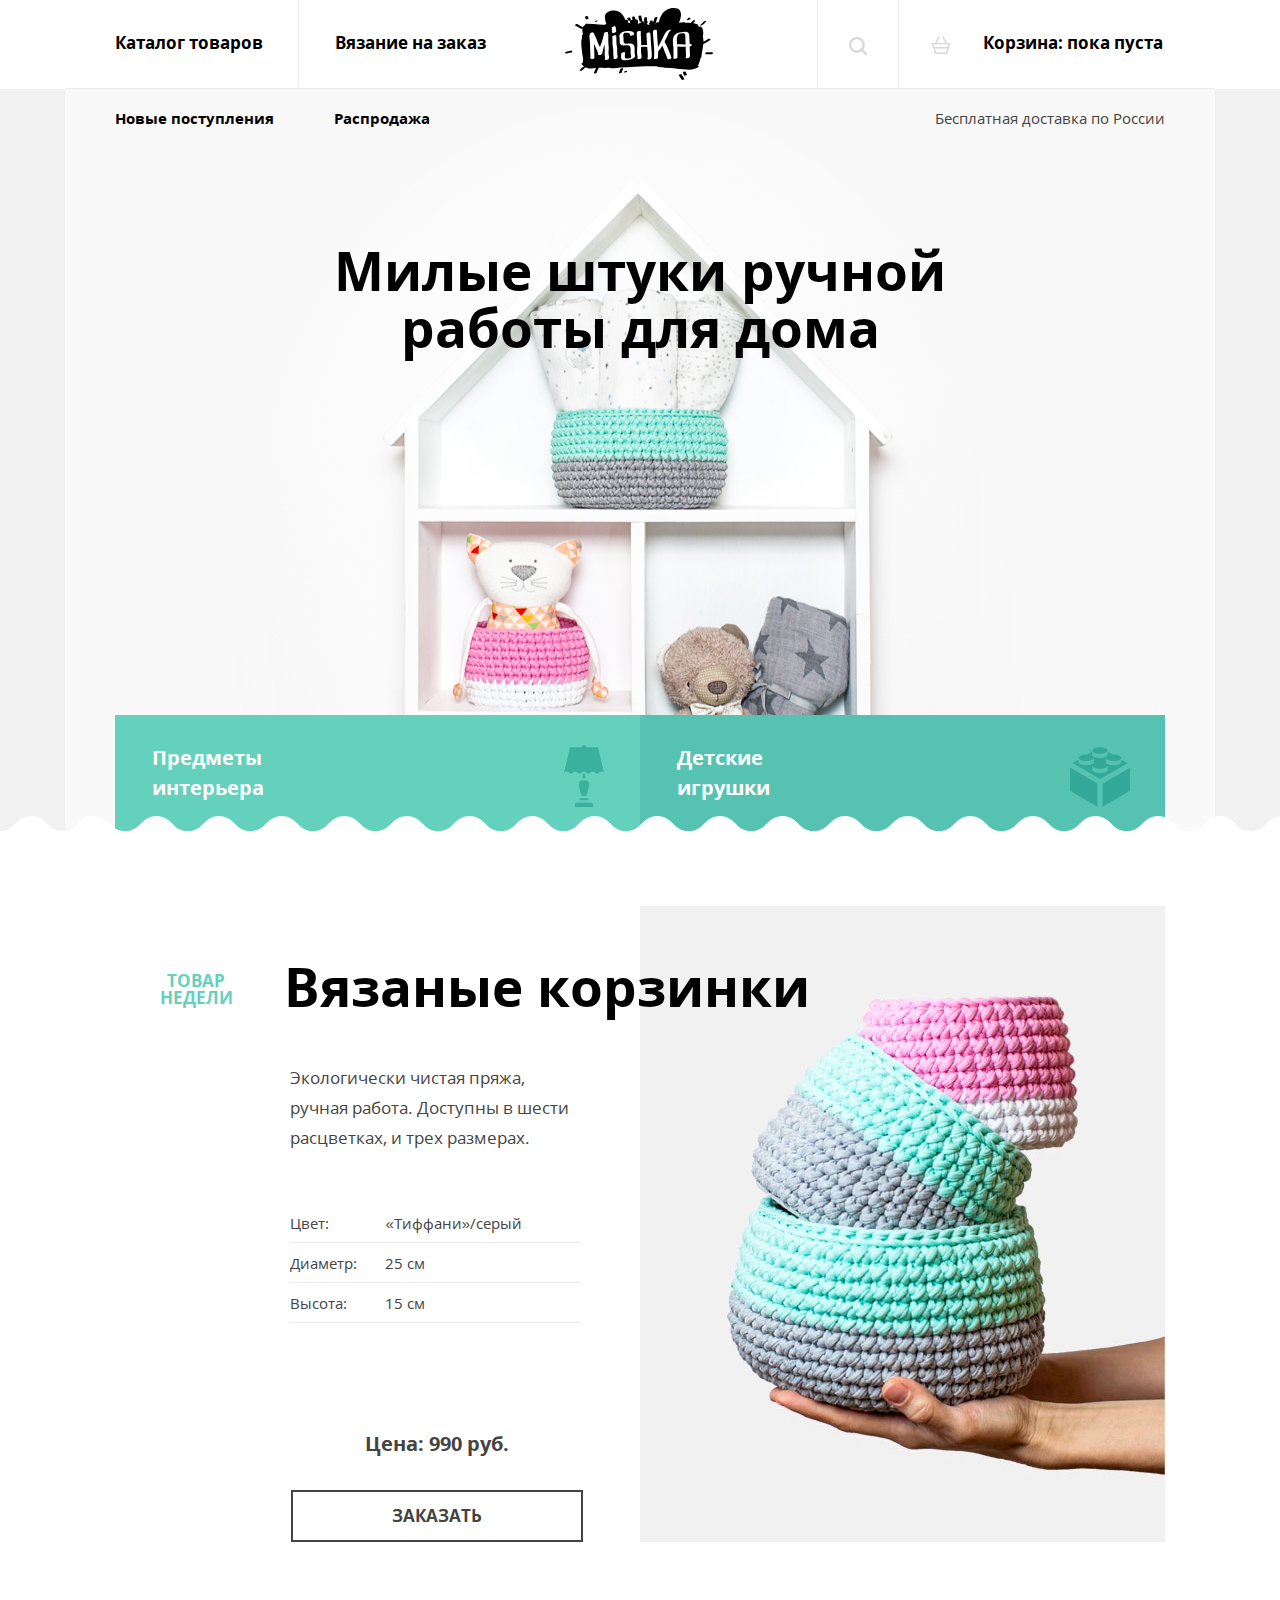
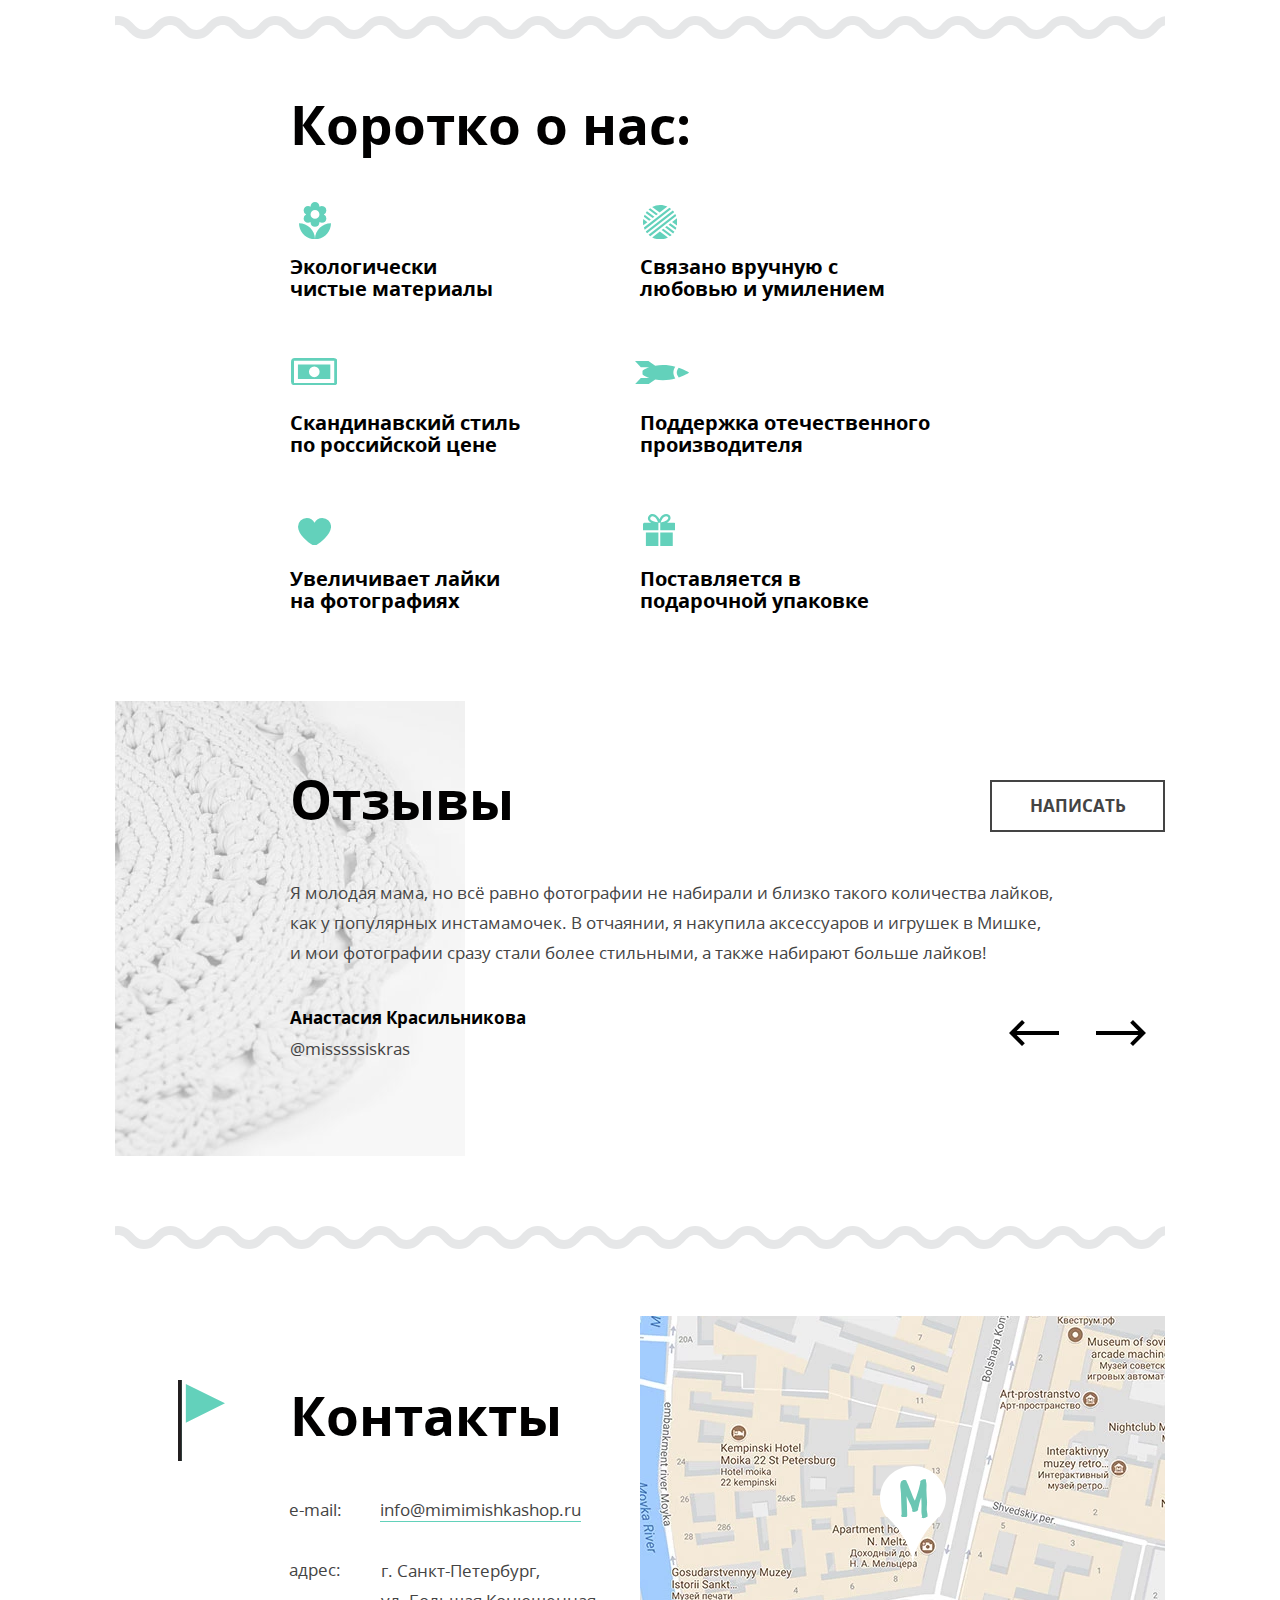
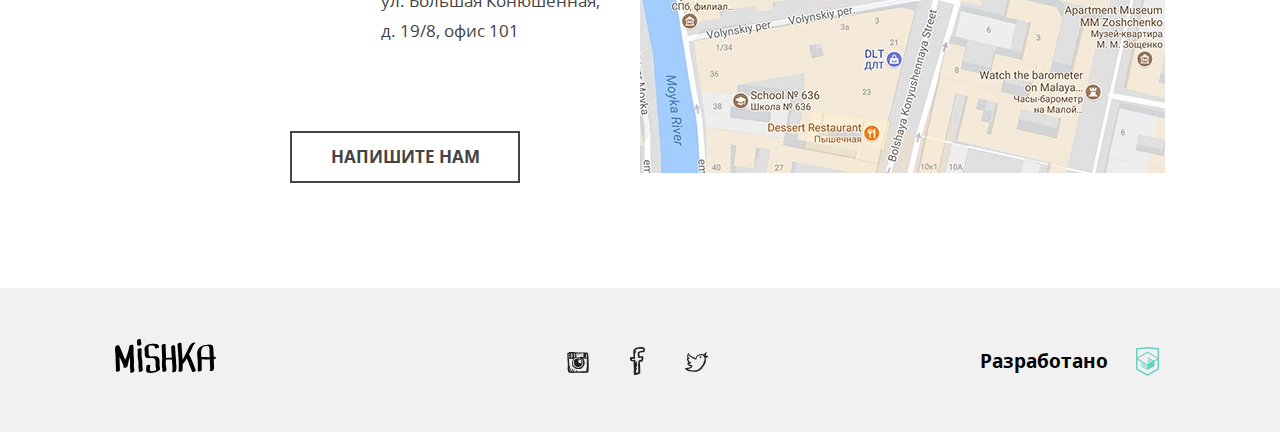
<file: mishka/index.html>
<!DOCTYPE html>
<html lang="ru">
  <head>
    <meta charset="utf-8">
    <meta name="viewport" content="width=device-width,initial-scale=1">
    <title>Mishka: главная</title>
    <link rel="preload" href="fonts/opensans.woff2" as="font">
    <link rel="preload" href="fonts/opensans.woff" as="font">
    <link rel="preload" href="fonts/opensansbold.woff2" as="font">
    <link rel="preload" href="fonts/opensansbold.woff" as="font">
    <link rel="stylesheet" href="css/style.min.css">
  </head>
  <body>
    <div style="display:none">
      <svg xmlns="http://www.w3.org/2000/svg" xmlns:xlink="http://www.w3.org/1999/xlink"><symbol id="s-htmlacademy" viewbox="0 0 60 60"><path d="M30.2 5h-.2l-19.7 2.1v36.2l19.7 11.7 19.7-11.7v-36.2l-19.5-2.1zm17 36.8l-17.2 10.2-17.2-10.2v-14.8l17.1 10.2v1.8l-11.7-7v1.8l11.8 7.1v1.9l-11.8-7v1.8l11.8 7 11.9-7.1v-7.6l5.3-3.2v15.1zm-.1-17l-4.7 2.8-2.2 1.3-10.3-6.1v1.8l8.8 5.3h-.1l-.2.1-1.3.7-7.3-4.3v1.8l5.8 3.4-1.4.9-4.3-2.6v1.8l2.9 1.7-2.9 1.7-17-10.1 17-10.2 17.2 10zm.1-1.8l-17.3-10.2-17.1 10.2v-13.6l17.2-1.8 17.2 1.8v13.6z"></path></symbol><symbol id="s-icon-cart" viewbox="264.205 370.961 20.294 18.849">
  <path d="M283.75,378.19h-3.151l-3.407-6.814c-0.185-0.37-0.634-0.52-1.006-0.335 c-0.371,0.186-0.521,0.636-0.335,1.006l3.071,6.143h-9.138l3.072-6.143c0.185-0.371,0.035-0.821-0.335-1.006 c-0.37-0.185-0.821-0.035-1.006,0.335l-3.407,6.814h-3.151c-0.414,0-0.75,0.336-0.75,0.75s0.336,0.75,0.75,0.75h0.157l0.855,2.991 c-0.187,0.137-0.316,0.347-0.316,0.595c0,0.396,0.309,0.71,0.697,0.739l1.656,5.795h12.697l1.656-5.795 c0.388-0.028,0.698-0.344,0.698-0.739c0-0.249-0.129-0.459-0.316-0.596l0.854-2.991h0.157c0.414,0,0.75-0.336,0.75-0.75 S284.164,378.19,283.75,378.19z M279.569,388.311h-10.433l-1.224-4.284h12.881L279.569,388.311z M281.222,382.526h-13.739 l-0.81-2.836h15.359L281.222,382.526z"></path>
</symbol><symbol id="s-icon-fb" viewbox="56.519 49.996 14.962 27.718">
  <g id="facebook">
    <g>
      <path d="M68.181,55.188c1.026,0.029,1.993,0,2.681-0.3c0.391-0.818,0.556-1.854,0.619-2.989 c-0.19-0.015-0.062-0.337-0.207-0.399c-0.029-0.202-0.278-0.195-0.309-0.398c-0.277-0.165-0.457-0.422-0.723-0.598 c-0.727-0.162-1.44-0.335-2.164-0.499c-0.849,0.044-1.895-0.103-2.58,0.1c-2.619-0.04-3.997,1.12-5.259,2.392 c-0.023,0.078-0.003,0.197-0.105,0.199c-0.574,1.587-0.125,3.621-0.204,5.581c0.099,0.436,0.107,0.958,0.204,1.395 c-0.998,0.296-2.212,0.387-3.402,0.499c-0.317,0.324-0.178,1.089-0.206,1.693c0.085,0.583,0.278,1.06,0.413,1.595 c0.211,0.193,0.596,0.396,0.825,0.498c0.065,0.029,0.071,0.082,0.103,0.1c0.506,0.268,1.451,0.008,2.268,0.1 c-0.136,1.978,0.256,3.915,0,5.68c0.007,0.327,0.295,0.382,0.208,0.798c-0.001,0.963-0.067,1.99,0.208,2.69 c-0.287,0.455-0.497,0.982-0.415,1.794c0.122,0.016,0.114,0.157,0.105,0.299c-0.075,0.47,0.643,0.175,0.515,0.698 c0.162,0.456-0.428,0.184-0.413,0.498v0.896c0.53,0.285,1.462,0.182,2.268,0.199c0.908-0.419,2.188-0.479,2.785-1.196 c0.459,0.235,0.916-0.014,1.238-0.199c-0.018-0.315,0.273-0.333,0.205-0.698c-0.004-0.328-0.173-0.496-0.103-0.896V71.83 c-0.206-2.293-0.048-4.938-0.309-7.176c0.888-0.105,1.917-0.075,2.578-0.398c0.357-0.451,0.377-1.23,0.516-1.895 c0.177-0.226,0.221-0.583,0.206-0.996c0.19-0.213,0.068-0.729,0.104-1.096c-0.141-0.595-0.168-1.3-0.825-1.39 c-0.884-0.235-2.043,0.595-2.991,0.299c0.049-1.134-0.293-2.342,0-3.388C66.761,55.609,67.461,55.39,68.181,55.188z M64.363,59.971c0.117,0.254,0.254,0.486,0.414,0.698c0.079,0.022,0.203,0.003,0.205,0.101c1.192,0.056,2.199-0.069,3.096-0.299 c0,0.998-0.271,1.733-0.518,2.492c-0.662,0.045-1.467,0.3-1.958,0.198c-0.276,0.165-0.372,0.506-0.62,0.698 c-0.049,0.441,0.142,0.495,0,0.797c-0.201,0.137-0.055,0.611-0.205,0.796v1.496c0.085,0.281-0.146,0.258-0.104,0.497v3.488 c-0.085,0.281,0.146,0.258,0.104,0.498v2.989c0.063,0.271-0.132,0.791,0.103,0.896c-0.07,0.364-0.412-0.021-0.824,0.1 c-0.528,0.122-0.926,0.369-1.548,0.4c0.117-0.353,0.32-0.622,0.311-1.097c0.049-0.381-0.365-0.312-0.516-0.49 c0.193-0.644,0.562-1.117,0.722-1.793c0.197-0.515,0.714-1.298,0.31-1.794c-0.522-0.105-0.521,0.293-0.826,0.398 c-0.022,0.077-0.002,0.196-0.103,0.199c-0.023,0.077-0.003,0.196-0.103,0.199c0.01,0.12-0.151,0.062,0,0 c0.022-0.078,0.002-0.197,0.103-0.199c0.023-0.077,0.002-0.197,0.103-0.199v-0.299c0.368-0.575,0.67-1.214,0.826-1.993 c0.191-0.28,0.283-0.656,0.412-0.997c0.156-0.262,0.34-0.869,0.104-1.195c-0.517,0.033-0.796,0.295-0.93,0.697 c-0.32-0.189,0.161-0.434,0.104-0.697c0.138-0.231,0.169-0.566,0.309-0.797c0.202-0.413,0.564-1.304,0-1.596 c-0.438-0.023-0.612,0.207-0.723,0.498c-0.214,0.191-0.43,0.383-0.516,0.698c-0.373-0.07-0.143-0.727-0.206-1.097 c-0.067-0.52,0.122-0.899,0-1.195c-0.56-0.799-2.026-0.105-3.197-0.299c-0.108-0.307-0.222-0.984-0.104-1.195 c1.045-0.088,2.479,0.201,3.197-0.199c0.024-0.078,0.003-0.197,0.104-0.199c0.094-0.723-0.271-1-0.515-1.396 c0.232-0.806,0.04-2.02,0.104-2.989c0.233-0.141,0.328-0.414,0.515-0.598c0.112-0.955,0.673-1.476,0.722-2.49 c-0.273,0.001-0.607-0.055-0.619,0.199c-0.302-0.114-0.382,0.479-0.515,0.199c-0.112-0.541,0.246-0.626,0.309-0.997 c0.599-0.418,1.212-0.82,1.856-1.195c1.741-0.244,4.648-0.449,6.086,0.198c0.051,0.616-0.287,0.854-0.207,1.496h-1.546 c-1.092,0.24-1.987,0.672-2.991,0.997c-0.24,0.066-0.276,0.331-0.516,0.398c-0.036,0.396-0.225,0.646-0.311,0.996 C64.182,57.424,64.394,58.582,64.363,59.971z"></path>
    </g>
  </g>
</symbol><symbol id="s-icon-insta" viewbox="53.115 53.19 21.769 21.334">
  <g id="instagram">
    <g>
      <path d="M74.881,65.336c-0.013-2.395-0.344-4.788-0.303-7.135c-0.023-0.788-0.086-1.535-0.152-2.278 c-0.105-0.3-0.111-0.699-0.152-1.062c-0.26-0.17-0.222-0.64-0.456-0.835c-0.423-0.233-1.201-0.114-1.744-0.22 c-0.657-0.026-1.254-0.115-1.899-0.153c-1.936-0.101-3.973-0.076-5.996-0.076c-2.001,0-3.954-0.145-5.695-0.379h-2.202 c-0.097,0.004-0.105,0.098-0.227,0.076c-0.599,0.034-1.077,0.188-1.595,0.303c-0.21,0.119-0.421,0.235-0.683,0.304 c-0.136,0.192-0.513,0.145-0.607,0.379c-0.186,0.212,0.185,0.451,0,0.607v0.911c0.173,0.13,0.027,0.58,0.075,0.835v0.987 c-0.017,1.281,0.134,2.397,0.076,3.72c0.467,2.762,0.374,6.537,0.076,9.413c0.155,0.579,0.363,1.105,0.455,1.746 c0.256,0.479,0.335,1.133,0.683,1.52c0.502,0.206,1.233,0.186,1.898,0.229c0.383,0.098,0.667,0.293,1.14,0.30 c2.843-0.21,5.496-0.154,8.427-0.229c2.704,0.24,5.802,0.188,8.275-0.228c0.195-0.134,0.128-0.529,0.228-0.76 c-0.056-0.385,0.207-0.449,0.228-0.759C74.862,70.157,74.895,67.763,74.881,65.336z M61.899,59.111 c0.757-0.153,1.48-0.341,2.429-0.304c0.71,0.076,1.287,0.283,1.897,0.456c0.116,0.184-0.243,0.547,0.153,0.684v0.076 c0.059,0.017,0.149,0.002,0.151,0.076c0.445,0.035,0.794,0.167,1.063,0.379c0.45,0.055,0.536,0.476,1.138,0.3 c-0.091,0.213-0.084,0.524-0.075,0.835c0.324,1.183,0.475,2.81,0.303,4.252c-0.164,0.163-0.215,0.442-0.303,0.683 c-0.311,0.322-0.481,0.785-0.836,1.062c-0.095,0.236-0.25,0.408-0.454,0.533c-0.116,0.213-0.206,0.452-0.457,0.53 c-0.298,0.163-0.577,0.011-0.834-0.076c-0.446,0.162-0.904,0.312-1.215,0.607c-0.816-0.096-1.648-0.175-2.43-0.304 c-0.242-0.139-0.487-0.273-0.835-0.305c-0.227-0.204-0.496-0.364-0.836-0.455c-0.101-0.127-0.337-0.118-0.455-0.229 c-0.198-0.029-0.229-0.227-0.456-0.229c-0.118-0.412-0.443-0.618-0.532-1.062c-0.226-0.331-0.308-0.805-0.455-1.215 c-0.043-1.434,0.091-2.692,0.379-3.796c0.346-0.591,0.779-1.094,1.138-1.67c0.249,0.021,0.365-0.09,0.38-0.304 c0.306,0.053,0.434-0.072,0.684-0.075C61.698,59.568,61.71,59.251,61.899,59.111z M60.229,56.378 c-0.117-0.263-0.066-0.691-0.075-1.062c-0.007-0.285,0.278-0.279,0.304-0.532c-0.003-0.074-0.093-0.059-0.152-0.076 c0.126-0.146,0.701-0.097,0.834,0c0.132,0.537-0.354,0.455-0.531,0.684c0.011,0.167,0.322,0.032,0.456,0.076 c0.029,0.854-0.059,1.496,0,2.202h-0.456c-0.007,0.234,0.229,0.226,0.456,0.228c-0.059,0.286,0.092,0.363,0.075,0.607 c-0.226,0.153-0.716,0.042-1.062,0.075C59.975,57.986,60.313,57.205,60.229,56.378z M59.546,54.784 c0.088-0.013,0.134,0.016,0.151,0.076c0.179,0.253,0.01,0.683-0.076,0.911C59.448,55.592,59.595,55.089,59.546,54.784z M59.698,56.606c-0.132-0.069-0.168-0.237-0.152-0.456C59.678,56.221,59.713,56.388,59.698,56.606z M59.698,57.973 c-0.058,0.139-0.082-0.045-0.076-0.152C59.68,57.682,59.703,57.866,59.698,57.973z M59.546,58.201 c0.175-0.024,0.084,0.219,0.228,0.227c-0.009,0.193-0.283,0.179-0.38,0.077C59.433,58.393,59.507,58.312,59.546,58.201z M57.192,56.985c0.006-0.108,0.013-0.214-0.076-0.228c-0.073-0.733,0.13-1.415,0-1.973c0.25-0.155,0.769-0.042,1.139-0.077v1.139 c-0.088,0.064-0.203,0.101-0.379,0.077c-0.054,0.28,0.324,0.131,0.379,0.304c0.008,0.853-0.056,1.777,0.152,2.429 c-0.565-0.059-0.906,0.107-1.442,0.076c0.097-0.612-0.019-1.435,0.531-1.594C57.484,56.997,57.239,57.091,57.192,56.985z M56.661,56.985c-0.204,0.021-0.217-0.534-0.077-0.607C56.912,56.384,56.833,56.879,56.661,56.985z M56.509,57.973 c0.077-0.312,0.034-0.304,0.075-0.683C56.812,57.303,56.844,58.06,56.509,57.973z M56.737,55.923 c-0.263,0.054-0.273-0.266-0.153-0.38C56.847,55.49,56.856,55.81,56.737,55.923z M56.737,54.784 c0.033,0.159-0.052,0.201-0.076,0.304c-0.176,0.023-0.084-0.219-0.229-0.229C56.457,54.757,56.623,54.797,56.737,54.784z M56.509,58.505c0.148-0.031,0.11,0.345-0.076,0.227C56.473,58.67,56.512,58.608,56.509,58.505z M55.825,54.784 c0.029,0.259-0.438,0.32-0.379,0H55.825z M54.838,54.86c-0.034,0.219-0.326,0.179-0.379,0.379 C54.245,55.069,54.543,54.771,54.838,54.86z M54.383,55.619c0.226-0.205,0.451-0.41,0.684-0.607 c-0.021-0.123,0.071-0.131,0.076-0.228h0.229c0.102,0.381-0.261,0.296-0.305,0.531c0.021,0.122-0.072,0.131-0.075,0.227 c0.02,0.335,0.121,0.588,0.075,0.988c-0.27,0.008-0.276,0.28-0.607,0.227C54.482,56.329,54.325,56.083,54.383,55.619z M54.459,58.884V57.29c0.195-0.185,0.396-0.364,0.607-0.532c0.295,0.489,0.179,1.392,0.455,1.897 C55.246,58.812,54.771,58.766,54.459,58.884z M72.68,69.968c-0.109,0.954-0.158,1.968-0.379,2.809 c-2.89,0.123-6.02,0.005-8.883,0.153c-0.199,0.045-0.273-0.031-0.229-0.229c-0.253,0-0.258,0.247-0.531,0.229 c0.201-0.336,0.438-0.898,0.151-1.291c-0.797,0.013-0.797,0.821-1.138,1.291c-0.686-0.053-1.137,0.127-1.823,0.075 c0.18-0.705,0.75-1.021,0.911-1.745c-0.395-0.55-0.989,0.138-1.214,0.455c-0.204,0.48-0.557,0.81-0.76,1.29H57.8 c0.238-0.469,0.489-0.926,0.759-1.366c0.171-0.512,0.625-0.741,0.683-1.367c-0.157-0.28-0.42-0.029-0.683,0 c-0.123,0.182-0.272,0.335-0.38,0.531c-0.232,0.376-0.501,0.714-0.684,1.14c-0.181,0.208-0.335,0.003-0.53,0.227 c-0.389,0.271-0.581,0.736-0.988,0.987c-0.174-0.06,0.039-0.356,0.153-0.38c0.045-0.181-0.096-0.55,0.075-0.607 c0.063-0.366,0.212-0.647,0.379-0.91c0.119-0.742,0.521-1.199,0.684-1.898c-0.559,0.099-0.674,0.643-0.988,0.987 c-0.212,0.445-0.542,0.772-0.683,1.291c-0.174-0.131-0.028-0.58-0.076-0.836c0.122-0.586,0.298-1.119,0.38-1.746 c0.133-0.22,0.173-0.535,0.228-0.834c0.168-0.209,0.046-0.61-0.077-0.761c-0.226,0.027-0.374,0.133-0.455,0.304 c-0.192-0.032-0.193,0.506-0.304,0.304c-0.045-2.587-0.451-4.812-0.456-7.438c0.026-0.331-0.183-0.424-0.228-0.685 c1.629,0.028,3.121,0.091,4.783,0.229c-0.089,0.139-0.199,0.257-0.304,0.379c-0.144,0.07-0.226,0.173-0.378,0.304 c-0.604,1.653-0.975,3.984-0.607,6.15c0.229,0.58,0.589,1.029,0.986,1.441c0.907,0.485,1.635,1.149,2.506,1.671 c1.701,0.361,3.84,0.369,5.541,0c0.236-0.12,0.484-0.226,0.685-0.38c1.364-1.242,2.753-2.459,2.961-4.859v-1.367 c-0.197-1.598-0.688-2.905-1.747-3.644c0.331-0.22,1.099,0.043,1.67,0.076c0.223,0.013,0.447,0.014,0.684,0 c0.408-0.024,0.928-0.055,1.443,0c0.144,0.187,0.113,0.544,0.228,0.76c-0.062,1.684-0.192,3.3-0.152,5.087 c0.103,0.454,0.127,0.986,0.229,1.441C73.046,68.209,72.9,69.126,72.68,69.968z M73.059,58.808 c-0.639-0.12-1.232-0.284-1.897-0.379c0.072-0.333,0.799-0.01,0.987-0.228c0.385-0.223,0.295-0.92,0.304-1.51 c0.032-0.348,0.114-0.644,0.076-1.063c-0.401-0.951-1.783-0.421-2.886-0.455c-0.225,0.718-0.47,1.8-0.304,2.657 c0.169,0.49,1.024,0.292,1.519,0.456c-0.14,0.332-0.688,0.057-0.987,0.076c-0.296-0.083-0.707-0.052-0.986-0.151 c-2.285,0.078-4.284,0.004-6.529,0.151c0.117-1.248,0.063-2.465-0.076-3.645h3.112c-0.344,0.364-0.912,0.507-1.29,0.835 c-0.44,0.244-0.861,0.505-1.139,0.911c0.249,0.134,0.535-0.245,0.759-0.379c0.355-0.074,0.479-0.381,0.835-0.455 c0.423-0.438,1.096-0.625,1.67-0.912c0.378-0.022,0.697,0.013,0.987,0.077c1.283,0.007,2.456,0.126,3.796,0.076 c0.614,0.145,1.45,0.069,1.974,0.304c0.107,0.298,0.231,0.579,0.305,0.911C73.297,57.071,73.14,57.901,73.059,58.808z M67.214,55.088C67.324,55.041,67.205,54.996,67.214,55.088L67.214,55.088z M67.214,55.088c-0.529,0.154-1.019,0.348-1.367,0.682 C66.331,55.572,66.906,55.464,67.214,55.088z M68.276,55.695C68.387,55.648,68.269,55.604,68.276,55.695L68.276,55.695z M66.53,56.606c0.727-0.158,1.181-0.591,1.746-0.911c-0.437,0.019-0.592,0.32-0.987,0.379 C67.074,56.291,66.689,56.334,66.53,56.606z M65.847,55.771C65.736,55.818,65.854,55.863,65.847,55.771L65.847,55.771z M65.164,56.378C65.274,56.332,65.156,56.286,65.164,56.378L65.164,56.378z M65.089,56.454c0.063,0.014,0.07-0.03,0.075-0.076 C65.1,56.364,65.092,56.408,65.089,56.454z M65.012,56.53c0.064,0.014,0.072-0.03,0.077-0.076 C65.022,56.441,65.017,56.483,65.012,56.53z M64.178,57.138c0.346-0.134,0.613-0.348,0.834-0.607 C64.664,56.664,64.397,56.878,64.178,57.138z M66.454,58.125c0.533-0.049,0.749-0.416,1.215-0.531 c0.284-0.298,0.784-0.381,0.987-0.76c-0.56,0.023-0.766,0.399-1.216,0.531C67.156,57.662,66.689,57.778,66.454,58.125z M64.178,57.138C63.861,57.064,64.162,57.365,64.178,57.138L64.178,57.138z M63.645,57.517c0.021,0.021,0.115-0.037,0.076-0.077 C63.7,57.42,63.605,57.478,63.645,57.517z M66.454,58.125C66.344,58.172,66.461,58.216,66.454,58.125L66.454,58.125z M65.314,59.946c-0.223-0.231-0.676-0.233-0.986-0.379c-0.697-0.038-1.223,0.093-1.746,0.229c-0.304,0.151-0.607,0.304-0.91,0.454 c-0.266,0.166-0.444,0.417-0.76,0.532c-0.205,0.225-0.352,0.51-0.684,0.607c-0.004,0.223-0.173,0.281-0.304,0.379 c-0.089,0.115-0.094,0.312-0.227,0.381c-0.007,0.12,0.036,0.29-0.076,0.303c0.108,1.512,0.291,2.948,0.683,4.177 c0.287,0.623,0.975,0.846,1.442,1.29c0.589,0.297,1.328,0.444,2.126,0.531c0.277-0.052,0.553-0.105,0.911-0.076 c1.209-0.209,2.098-0.736,2.81-1.441c0.1-0.281,0.252-0.508,0.455-0.684c-0.254-0.671,0.293-1.098,0.455-1.59 c0.002-1.344-0.201-2.48-0.607-3.415c-0.256-0.579-0.92-0.751-1.366-1.139c-0.059-0.018-0.15-0.003-0.151-0.077 C66.11,59.892,65.646,59.789,65.314,59.946z M61.899,64.273c-0.113-0.063-0.109-0.244-0.152-0.379 C62.003,63.816,61.865,64.131,61.899,64.273z M61.975,64.578c0.041-0.117,0.079-0.006,0.076,0.075 C62.011,64.771,61.972,64.658,61.975,64.578z M62.431,62.527c0.015-0.086,0.075-0.042,0.075,0 C62.492,62.614,62.431,62.57,62.431,62.527z M64.101,60.402c-0.203,0.258,0.041,0.576,0.077,0.836 C63.873,61.199,63.604,60.351,64.101,60.402z M64.48,64.35c-0.04-0.038,0.055-0.097,0.076-0.076 C64.596,64.312,64.502,64.371,64.48,64.35z M65.239,67.234c0.034-0.109,0.066,0.008,0.152,0 C65.373,67.331,65.241,67.311,65.239,67.234z M67.44,64.653c-0.233-0.057-0.145,0.208-0.379,0.152 c0.069-0.159,0.118-0.338,0.229-0.455C67.424,64.369,67.462,64.48,67.44,64.653z M66.303,60.857 c0.211,0.119,0.441,0.217,0.606,0.381c0.085,0.219,0.243,0.363,0.38,0.529c0.058,0.778,0.179,1.492,0.151,2.354 c-0.257,0.099-0.438,0.271-0.683,0.381c-0.78-0.006-1.358-0.212-1.897-0.456c-0.171-0.259-0.355-0.505-0.532-0.759v-1.062 c0.17-0.185,0.319-0.391,0.456-0.607c0.228-0.127,0.508-0.201,0.454-0.607c-0.038-0.062-0.078-0.124-0.075-0.229 c0.158,0.045,0.245,0.159,0.379,0.229C65.865,61.028,65.952,60.811,66.303,60.857z"></path>
      </g>
    </g>
  </symbol><symbol id="s-icon-interior" viewbox="-259.404 -19.675 40.219 62.411">
  <g>
    <path d="M-244.227,18.283c-0.286,0.966-0.245,2.191,0.027,3.639c0.494,2.635,1.687,6.041,2.358,9.67h5.062 c0.696-3.641,1.949-7.05,2.471-9.683c0.287-1.445,0.33-2.66,0.041-3.617c-0.275-0.899-0.89-1.618-2.021-2.303h-5.997 C-243.361,16.668-243.96,17.38-244.227,18.283z"></path>
    <path d="M-232.395,38.278h-13.799c-1.293,0-2.299,0.976-2.299,2.229v2.229h2.299h13.799h2.299v-2.229 C-230.096,39.254-231.102,38.278-232.395,38.278z"></path>
    <path d="M-225.262-17.446h-11.732c0-1.244-1.015-2.229-2.3-2.229c-1.283,0-2.3,0.985-2.3,2.229h-11.737l-6.073,25.517 c0.794-0.461,1.589-0.992,2.632-0.992c1.359,0,2.243,0.818,2.924,1.375c0.682,0.557,1.162,0.849,1.447,0.849 c0.292,0.001,0.769-0.287,1.451-0.836c0.681-0.548,1.564-1.358,2.915-1.358c1.349,0,2.237,0.806,2.919,1.354 c0.684,0.549,1.161,0.84,1.451,0.84c0.146,0,0.338-0.073,0.58-0.214c0.242-0.141,0.53-0.353,0.872-0.626 c0.512-0.411,1.139-0.967,1.99-1.218c0.284-0.085,0.593-0.136,0.93-0.136c1.347,0,2.238,0.805,2.92,1.354 c0.683,0.548,1.159,0.84,1.451,0.84c0.287-0.002,0.766-0.296,1.445-0.85c0.684-0.554,1.571-1.367,2.925-1.367 c1.356,0,2.239,0.817,2.919,1.371c0.342,0.276,0.631,0.489,0.872,0.631c0.24,0.143,0.431,0.214,0.575,0.214 c0.288,0,0.762-0.293,1.442-0.854c0.68-0.559,1.567-1.384,2.929-1.384c1.044,0,1.839,0.533,2.632,0.997L-225.262-17.446z"></path>
    <path d="M-235.881,33.82h-6.864c-0.657,0-1.15,0.479-1.15,1.115c0,0.635,0.493,1.113,1.15,1.113h6.9c0.655,0,1.15-0.479,1.15-1.113 c0-0.636-0.495-1.115-1.15-1.115H-235.881z"></path>
    <path d="M-239.295,9.336c-0.146,0-0.338,0.074-0.58,0.213c-0.157,0.094-0.37,0.261-0.57,0.41v3.731h2.299V9.959 C-238.651,9.581-239.054,9.336-239.295,9.336z"></path>
  </g>
</symbol><symbol id="s-icon-left-arrow" viewbox="0 0 50 26.003">
  <polygon points="50,11.002 7.659,11.002 15.833,2.828 13.005,0 0,12.998 0.003,13.001 0,13.005 13.005,26.003 15.833,23.175 7.661,15.002 50,15.002 "></polygon>
</symbol><symbol id="s-icon-mail" viewbox="0 0 32 32">
  <path id="mail" d="M28,5H4C1.791,5,0,6.792,0,9v13c0,2.209,1.791,4,4,4h24c2.209,0,4-1.791,4-4V9 C32,6.792,30.209,5,28,5z M2,10.25l6.999,5.25L2,20.75V10.25z M30,22c0,1.104-0.898,2-2,2H4c-1.103,0-2-0.896-2-2l7.832-5.875 l4.368,3.277c0.533,0.397,1.166,0.6,1.8,0.6c0.633,0,1.266-0.201,1.799-0.6l4.369-3.277L30,22L30,22z M30,20.75l-7-5.25l7-5.25 V20.75z M17.199,18.602c-0.35,0.263-0.763,0.4-1.199,0.4s-0.851-0.139-1.2-0.4L10.665,15.5l-0.833-0.625L2,9.001V9 c0-1.103,0.897-2,2-2h24c1.102,0,2,0.897,2,2L17.199,18.602z"></path>
</symbol><symbol id="s-icon-phone" viewbox="0 0 24.829 24.333">
  <g>
    <g id="UrwUhy_2_">
      <g>
        <path d="M17.321,24.333c-0.371,0-0.744,0-1.115,0c-4.904-0.58-8.497-2.857-11.11-5.772C2.473,15.637,0.402,11.875,0,6.817 c0-0.453,0-0.906,0-1.358c0.091-0.921,0.544-1.55,1.067-2.086c0.65-0.666,1.63-1.522,2.522-1.553 c0.659-0.022,1.78,0.451,2.232,1.066c0.388,0.53,0.595,1.59,0.775,2.378c0.185,0.797,0.6,1.95,0.485,2.717 C6.905,9.177,5.317,9.684,4.85,10.553c1.551,3.721,4.089,6.456,7.472,8.345c0.847-0.465,1.595-1.864,2.767-1.892 c0.428-0.012,0.972,0.209,1.406,0.34c0.477,0.143,0.891,0.326,1.311,0.484c0.705,0.266,1.957,0.621,2.378,1.213 c0.433,0.61,0.681,1.608,0.581,2.231C20.571,22.508,18.538,23.877,17.321,24.333z"></path>
      </g>
    </g>
    <path d="M12.529,1.528c5.949,0,10.771,4.822,10.771,10.771h1.529C24.829,5.507,19.323,0,12.529,0V1.528z"></path>
    <path d="M12.529,9.327v1.552c0.785,0,1.421,0.636,1.421,1.42h1.553C15.502,10.657,14.172,9.327,12.529,9.327z"></path>
    <path d="M12.529,6.246c3.345,0,6.056,2.71,6.056,6.054h1.588c0-4.22-3.422-7.641-7.644-7.641V6.246z"></path>
  </g>
</symbol><symbol id="s-icon-play" viewbox="247.3 382.56 100.678 76.891">
  <g>
    <g>
      <path fill="#63D1BB" d="M344.255,400.708c0,0-0.92-7.008-3.785-10.078c-3.632-4.041-7.674-4.066-9.541-4.297 c-13.326-1.023-33.303-1.023-33.303-1.023h-0.051c0,0-19.978,0-33.304,1.023c-1.867,0.23-5.908,0.256-9.54,4.297 c-2.84,3.096-3.786,10.078-3.786,10.078s-0.896,8.211-0.896,16.422v7.699c0,8.21,0.947,16.421,0.947,16.421 s0.921,7.009,3.785,10.078c3.632,4.041,8.364,3.913,10.487,4.349c7.622,0.767,32.356,1.022,32.356,1.022 s20.003-0.025,33.329-1.048c1.867-0.23,5.908-0.256,9.54-4.298c2.84-3.069,3.786-10.078,3.786-10.078s0.946-8.21,0.946-16.421 v-7.699C345.202,408.919,344.255,400.708,344.255,400.708z"></path>
      <path fill="#FFFFFF" d="M297.614,459.449h-0.016c-1.015-0.011-24.946-0.266-32.604-1.037l-0.14-0.014l-0.137-0.028 c-0.271-0.056-0.668-0.107-1.126-0.167c-2.503-0.328-7.159-0.938-10.839-5.019c-3.354-3.616-4.377-10.771-4.483-11.576 l-0.005-0.043c-0.039-0.342-0.965-8.463-0.965-16.736v-7.699c0-8.266,0.875-16.378,0.912-16.72l0.009-0.071 c0.108-0.802,1.155-7.928,4.474-11.557c3.996-4.439,8.531-4.899,10.712-5.121c0.192-0.02,0.37-0.037,0.529-0.058l0.126-0.013 c13.277-1.019,33.312-1.031,33.514-1.031h0.051c0.201,0,20.236,0.013,33.514,1.031l0.126,0.013 c0.159,0.021,0.337,0.038,0.529,0.058c2.179,0.221,6.71,0.682,10.704,5.112c3.354,3.616,4.377,10.771,4.483,11.577l0.005,0.043 c0.039,0.342,0.965,8.459,0.99,16.753v7.708c0,8.273-0.926,16.395-0.965,16.736l-0.007,0.053 c-0.108,0.805-1.156,7.953-4.478,11.562c-3.994,4.435-8.527,4.896-10.707,5.117c-0.193,0.02-0.371,0.037-0.53,0.057l-0.126,0.013 c-13.276,1.02-33.334,1.057-33.535,1.058L297.614,459.449L297.614,459.449z M265.67,452.952 c7.477,0.729,31.216,0.989,31.968,0.997c0.657-0.001,20.135-0.049,33.047-1.036c0.178-0.021,0.371-0.041,0.58-0.062 c1.836-0.186,4.608-0.468,7.186-3.335l0.026-0.029c1.825-1.974,2.853-6.928,3.075-8.552c0.059-0.514,0.926-8.358,0.926-16.08 v-7.699c-0.023-7.76-0.896-15.627-0.951-16.109c-0.32-2.382-1.434-6.789-3.066-8.539l-0.035-0.038 c-2.577-2.868-5.351-3.149-7.186-3.336c-0.209-0.021-0.402-0.041-0.58-0.062c-13.066-0.998-32.834-1.011-33.033-1.011h-0.051 c-0.198,0-19.967,0.013-33.033,1.011c-0.177,0.021-0.371,0.041-0.58,0.062c-1.835,0.187-4.607,0.468-7.186,3.336l-0.019,0.021 c-1.828,1.993-2.855,6.924-3.082,8.552c-0.062,0.591-0.875,8.399-0.875,16.089v7.699c0,7.749,0.871,15.598,0.926,16.083 c0.32,2.381,1.433,6.789,3.066,8.539l0.035,0.039c2.322,2.584,5.303,2.975,7.479,3.259 C264.788,452.812,265.246,452.872,265.67,452.952z"></path>
    </g>
  </g>
  <g>
    <polygon fill="#FFFFFF" points="285.733,403.138 285.733,438.846 315.48,420.992 	"></polygon>
  </g>
</symbol><symbol id="s-icon-right-arrow" viewbox="0 0 50 26.003">
  <polygon points="0,11.002 42.341,11.002 34.166,2.828 36.995,0 50,12.998 49.996,13.001 50,13.005 36.995,26.003 34.166,23.175 42.339,15.002 0,15.002 "></polygon>
</symbol><symbol id="s-icon-search" viewbox="-0.8 -0.8 17.6 17.6">
  <path d="M16.47,14.93l-3.415-3.415C14.02,10.226,14.6,8.634,14.6,6.899c0-4.253-3.447-7.699-7.7-7.699 S-0.8,2.646-0.8,6.899s3.446,7.7,7.699,7.7c1.734,0,3.326-0.58,4.613-1.546l3.417,3.416c0.203,0.202,0.418,0.33,0.771,0.33 c0.607,0,1.1-0.492,1.1-1.1C16.8,15.459,16.739,15.2,16.47,14.93z M1.399,6.899c0-3.038,2.462-5.5,5.5-5.5s5.5,2.462,5.5,5.5 s-2.462,5.5-5.5,5.5S1.399,9.938,1.399,6.899z"></path>
</symbol><symbol id="s-icon-toy" viewbox="226.001 226.19 60 59.62">
  <path d="M226.001,269.871l27.438,15.934v-23.346l-27.438-15.94V269.871z M277.347,238.627v2.453 c0,1.817-3.458,3.29-7.73,3.29c-4.266,0-7.727-1.473-7.727-3.29v-4.059h0.024c0.26,1.714,3.604,3.073,7.702,3.073 c4.272,0,7.729-1.474,7.729-3.285c0-1.819-3.457-3.289-7.729-3.289c-0.339,0-0.675,0.01-1.002,0.03l-4.975-2.888v3.086 c0,1.817-3.454,3.29-7.723,3.29c-2.683,0-5.045-0.583-6.433-1.467c-0.196-0.203-0.439-0.401-0.732-0.586 c-0.363-0.381-0.565-0.797-0.565-1.236v-2.986l-4.807,2.792c-0.347-0.017-0.696-0.033-1.054-0.033c-4.267,0-7.727,1.469-7.727,3.289 c0,1.811,3.46,3.285,7.727,3.285c4.099,0,7.446-1.358,7.705-3.073h0.022v4.059c0,1.817-3.455,3.29-7.727,3.29 c-4.267,0-7.727-1.473-7.727-3.29v-2.42l-5.952,3.452l27.531,15.986l27.351-15.882L277.347,238.627z M263.703,248.793 c0,1.817-3.46,3.287-7.727,3.287c-4.269,0-7.729-1.47-7.729-3.287v-4.059h0.024c0.26,1.715,3.603,3.076,7.705,3.076 c4.101,0,7.443-1.361,7.705-3.076h0.021V248.793L263.703,248.793z M258.558,262.666v23.144L286,269.871v-23.144L258.558,262.666z  M255.917,232.762c4.269,0,7.723-1.47,7.723-3.286c0-1.814-3.454-3.287-7.723-3.287c-4.27,0-7.729,1.472-7.729,3.287 C248.187,231.292,251.647,232.762,255.917,232.762"></path>
</symbol><symbol id="s-icon-twitter" viewbox="52.253 53.771 23.494 20.168">
  <g id="twitter">
    <g>
      <path d="M75.706,57.855c-0.227-0.366-0.909-0.277-1.407-0.371h-1.112c0.142-0.353,0.343-0.646,0.52-0.963 c0.056-0.438,0.254-0.734,0.223-1.26c0.129-0.167,0.176-0.417,0.296-0.593c0.104-0.144,0.242-0.477,0.074-0.667 c-0.051-0.221-0.295-0.249-0.593-0.222c-0.088,0.036-0.169,0.079-0.222,0.148c-0.448,0.433-0.778,1.014-1.261,1.408 c-0.009,0.008-0.062,0-0.074,0c-0.087,0.005-0.033,0.046-0.075,0.074c-0.146,0.098-0.257,0.152-0.369,0.223 c-0.284,0.176-0.547,0.445-0.891,0.519c-0.529-0.211-1.156-0.326-1.852-0.37c-1.157,0.102-2.303,0.215-3.038,0.741 c-0.911,0.35-1.477,1.042-2.149,1.63c-0.049,0.32-0.342,0.398-0.37,0.741c-0.005,0.045-0.012,0.088-0.073,0.074 c0.043,0.241-0.051,0.345-0.074,0.519c-0.001,0.133,0.199,0.431,0,0.52c-0.822-0.12-1.485-0.63-2.149-0.964 c-0.718-0.36-1.468-0.604-2.074-1.111c-0.716-0.322-1.26-0.816-1.778-1.334c-0.208-0.312-0.542-0.496-0.667-0.89 c-0.379-0.164-0.175-0.912-0.741-0.889c-0.315-0.043-0.345,0.199-0.444,0.37c-0.07,0.227-0.361,0.232-0.371,0.519 c-0.004,0.046-0.011,0.088-0.074,0.075c-0.17,1.089-0.527,1.992-0.519,3.26c0.129,0.415,0.35,0.738,0.593,1.038 c-0.418,0.051-0.716,0.222-0.89,0.519c-0.06,1.073,0.378,1.647,0.742,2.297c0.134,0.384,0.352,0.685,0.593,0.963 c0.017,0.229,0.206,0.288,0.296,0.445c0.019,0.105,0.123,0.125,0.149,0.223c-0.04,0.105,0.289,0.18,0.073,0.221 c-0.413,0.131-1.016,0.07-1.259,0.371c-0.109,0.279-0.109,0.833,0,1.111c0.034,0.237,0.282,0.262,0.296,0.519 c0.499,0.417,1.082,0.747,1.631,1.112c0.574,0.166,1.211,0.271,1.852,0.37c-0.102,0.343-0.338,0.551-0.593,0.741 c-0.78,0.381-1.849,0.474-2.742,0.74c-0.555,0.038-0.956,0.23-1.556,0.223c-0.333,0.127-0.854,0.075-1.112,0.223 c-0.122,0.068-0.102,0.096-0.222,0.221c-0.134,0.412,0.111,0.74,0.444,0.89c-0.005,0.253,0.219,0.276,0.371,0.371 c0.089,0.183,0.254,0.29,0.445,0.37c0.544,0.468,1.268,0.759,1.927,1.112c0.83,0.183,1.648,0.376,2.52,0.519 c0.896,0.116,1.901,0.124,2.816,0.222h0.963c0.511,0.132,1.23,0.054,1.853,0.074c0.095-0.102,0.322-0.073,0.519-0.074 c0.522-0.269,1.196-0.385,1.631-0.74c0.574-0.241,0.989-0.642,1.557-0.89c0.866-0.765,1.937-1.324,2.519-2.37 c0.205-0.189,0.351-0.438,0.445-0.74c0.265-0.156,0.385-0.454,0.593-0.667c0.404-0.41,0.706-0.924,1.037-1.40 c0.319-0.496,0.576-1.054,0.89-1.556c-0.01-0.405,0.306-0.484,0.296-0.89c0.193-0.226,0.177-0.662,0.371-0.88 c-0.033-0.255,0.029-0.415,0.074-0.594c0.047-1.281-0.047-2.422-0.297-3.407c0.588-0.155,1.181-0.302,1.631-0.593 C75.418,58.93,75.891,58.533,75.706,57.855z M72.298,61.931c-0.153,0.859-0.615,1.41-1.038,2.001 c0.059,0.379-0.104,0.538-0.073,0.889c-0.158,0.312-0.287,0.652-0.371,1.037c-0.203,0.267-0.332,0.606-0.519,0.89 c-0.366,0.548-0.777,1.051-1.186,1.557c-0.378,0.56-0.912,0.965-1.334,1.481c-0.42,0.493-0.942,0.885-1.407,1.334 c-0.474,0.17-0.89,0.396-1.26,0.667c-0.232,0.09-0.463,0.18-0.667,0.296c-0.177,0.146-0.499,0.145-0.668,0.29 c-1.086,0.147-2.3,0.17-3.555,0.148c-1.031-0.105-2.115-0.159-3.039-0.371c-0.922-0.189-1.511-0.712-2.297-1.037 c0.153-0.242,0.634-0.154,0.963-0.222c0.031-0.166,0.394-0.003,0.444-0.149c0.257,0.06,0.285-0.109,0.52-0.07 c0.563-0.201,1.23-0.302,1.705-0.593c0.282-0.138,0.406-0.434,0.667-0.593c0.033-0.189,0.104-0.341,0.222-0.444 c0.047-0.275,0.201-0.441,0.148-0.815c0.111-0.21,0.299-0.343,0.296-0.667c-0.074-0.147-0.128-0.316-0.296-0.371 c-0.026-0.196-0.377-0.067-0.444-0.222c-0.255,0.032-0.416-0.029-0.593-0.075c-0.154-0.043-0.487,0.092-0.519-0.073 c-0.842-0.023-1.3-0.43-1.853-0.74c0.431-0.262,1.032-0.353,1.333-0.742c0.516-0.076,1.058-0.129,1.112-0.666 c0-0.717-0.771-0.661-1.333-0.815c-0.773-0.66-1.194-1.672-1.779-2.52c0.238-0.157,0.564-0.226,0.741-0.444 c0.454,0.058,0.54-0.251,0.667-0.52c0.019-0.488-0.333-0.605-0.593-0.815c-0.259-0.21-0.475-0.462-0.667-0.74 c-0.003-0.818-0.021-1.652,0.074-2.372c0.063-0.014,0.07,0.029,0.074,0.074c0.227,0.441,0.559,0.775,0.815,1.186 c0.532,0.357,0.925,0.853,1.556,1.112c0.452,0.413,1.108,0.621,1.557,1.038c0.601,0.263,1.158,0.57,1.704,0.889 c0.669,0.194,1.056,0.673,2.001,0.593c0.198-0.098,0.394-0.199,0.593-0.297c0.258-0.456-0.059-1.079,0.147-1.63 c0.255-0.659,0.797-1.031,1.26-1.481c0.29-0.155,0.555-0.335,0.815-0.519c0.347-0.098,0.675-0.216,0.964-0.37 c0.376-0.019,0.713-0.077,1.037-0.148h1.26c0.244,0.052,0.475,0.119,0.74,0.148c0.209,0.137,0.38,0.313,0.666,0.371 c0.789,0.693,1.271,1.696,1.409,3.039C72.175,60.934,72.35,61.323,72.298,61.931z M72.594,56.299 c-0.129,0.34-0.23,0.707-0.593,0.815c-0.017-0.105-0.122-0.125-0.147-0.222c-0.012-0.209,0.209-0.186,0.296-0.296 C72.312,56.511,72.395,56.348,72.594,56.299C72.587,56.209,72.702,56.253,72.594,56.299z M67.11,59.337 c0.163,0.135,0.284,0.31,0.519,0.371c0.101,0.221,0.314,0.327,0.594,0.37c0.047-0.15,0.346-0.049,0.37-0.222 c0.174-0.023,0.166-0.229,0.296-0.297c-0.018-0.55-0.129-1.006-0.37-1.333C67.761,57.803,66.843,58.265,67.11,59.337z"></path>
    </g>
  </g>
</symbol><symbol id="s-logo-footer" viewbox="0 0 101.615 34.056">
  <g>
    <path d="M19.135,21.495c-0.083-2.683-0.51-5.347-0.475-8.035c0.028-2.174,0.389-4.41-0.36-6.495 c0.047-0.237,0.096-0.473,0.14-0.711c0.193-1.045-3.271-0.492-3.813,0.464c-0.343,0.28-0.519,0.615-0.375,0.957 c0.037,0.086,0.069,0.174,0.102,0.261c-0.656,3.204-1.57,6.306-2.621,9.412c-0.402,1.188-0.888,2.349-1.298,3.533 c-0.582-1.104-1.169-2.194-1.643-3.377C7.418,14.071,6.18,10.602,4.505,7.298C4.695,5.77,1.301,5.93,0.632,7.33 c-0.809,1.694-0.705,3.403-0.438,5.214c0.3,2.042,0.353,4.05,0.377,6.111c0.047,3.976,0.358,7.943,0.417,11.919 c-0.354,0.395-0.461,0.881-0.091,1.375c0.162,0.216,0.361,0.382,0.571,0.549c0.904,0.724,3.5,0.107,3.496-1.271 c-0.014-4.123-0.312-8.238-0.42-12.358c-0.011-0.404-0.018-0.807-0.024-1.21c0.057,0.145,0.114,0.29,0.171,0.434 c0.64,1.604,1.31,3.163,2.185,4.654c0.868,1.478,1.303,3.064,1.803,4.677c-0.189,0.217-0.303,0.462-0.233,0.708 c-0.039,0.18,0.07,0.292,0.251,0.36c0.639,0.548,1.841,0.274,2.509-0.007c0.287-0.121,0.561-0.261,0.826-0.424 c0.345-0.212,0.883-0.679,0.729-1.159c-0.03-0.093-0.058-0.186-0.087-0.279c0.47-1.27,0.709-2.589,0.965-3.93 c0.272-1.428,0.782-2.78,1.295-4.133c0.052,0.619,0.106,1.238,0.156,1.855c0.204,2.554,0.033,5.072,0.007,7.626 c-0.008,0.847,0.054,1.633,0.219,2.461c0.068,0.343,0.367,1.808,0.281,1.887c-0.611,0.564-0.433,1.257,0.385,1.437 c0.915,0.201,2.081-0.105,2.77-0.742c1.198-1.106,0.632-2.845,0.361-4.241C18.661,26.501,19.208,23.879,19.135,21.495z"></path>
    <path d="M27.499,22.17c-0.074-1.988-0.765-3.862-0.774-5.872c-0.011-2.305,0.181-4.593-0.155-6.886 c-0.106-0.725-4.056,0.1-3.917,1.05c0.309,2.11,0.197,4.229,0.159,6.354c-0.037,2.044,0.468,3.898,0.73,5.904 c0.269,2.054-0.084,4.157,0.149,6.213c0.109,0.962,0.75,2.743,0.089,3.58c-0.42,0.532,1.469,0.342,1.553,0.326 c0.769-0.142,1.793-0.392,2.304-1.038c0.653-0.828,0.196-2.426,0.053-3.357C27.374,26.385,27.576,24.249,27.499,22.17z"></path>
    <path d="M43.828,18.851c-2.062-2.784-5.889-0.78-8.561-1.54c-1.377-0.392-1.395-2.271-1.392-3.396 c0.004-1.426-0.114-2.732-0.273-4.146c-0.119-1.052-0.024-2.121,0.746-2.904c0.142-0.144,0.859-0.336,0.81-0.339 c0.354-0.061,0.676-0.076,1.067-0.093c1.549-0.066,4.613,0.232,4.019,2.483c-0.266,1.01,3.596,0.431,3.877-0.637 c1.213-4.598-7.284-3.714-9.686-3.078C32.225,5.789,29.787,7.047,29.66,9.6c-0.061,1.219,0.273,2.379,0.325,3.587 c0.061,1.39-0.198,2.776,0.289,4.118c1.082,2.982,5.52,1.576,7.778,1.745c3.845,0.287,2.697,5.469,2.748,7.883 c0.027,1.288,1.181,3.429,0.211,4.507c-0.595,0.662-1.982,0.699-2.792,0.768c-0.813,0.068-2.201,0.312-2.742-0.461 c-0.993-1.418,0.091-3.799-0.121-5.425c-0.121-0.924-4.066-0.095-3.917,1.05c0.342,2.627-1.399,6.145,2.402,6.596 c2.441,0.289,5.191-0.161,7.5-0.928c1.196-0.396,2.307-0.942,3.243-1.793c1.035-0.941,0.694-2.348,0.417-3.547 C44.324,24.782,45.732,21.421,43.828,18.851z"></path>
    <path d="M61.155,18.662c-0.122-3.777-0.69-7.513-0.706-11.297c-0.008-1.971-3.963-1.305-3.957,0.343 c0.015,3.608,0.497,7.167,0.682,10.764c0.004,0.074,0.008,0.147,0.013,0.221c-1.949-0.018-3.899,0.177-5.853,0.246 c0.201-4.633-0.611-9.227-0.435-13.857c0.022-0.582-3.874-0.09-3.917,1.049c-0.171,4.475,0.587,8.915,0.453,13.392 c-0.064,2.136-0.245,4.264-0.259,6.402c-0.007,1.095,0.171,2.183,0.329,3.263c0.146,0.999,0.484,2.331,0.182,3.318 c-0.237,0.772,3.561,0.29,3.862-0.694c0.544-1.778-0.222-4.039-0.405-5.839c-0.175-1.725-0.039-3.499,0.083-5.248 c2.03-0.13,4.059-0.297,6.08-0.012c0.09,1.378,0.196,2.754,0.322,4.134c0.105,1.157,0.179,2.313,0.196,3.475 c0.015,1.019,0.142,2.496-0.221,3.461c-0.773,2.057,3.15,1.889,3.723,0.364c0.703-1.87,0.502-4.199,0.383-6.164 C61.562,23.54,61.233,21.109,61.155,18.662z"></path>
    <path d="M78.087,23.136c-0.939-2.758-2.373-5.177-3.616-7.797c1.001-1.949,2.018-3.898,2.932-5.888 c0.831-1.808,1.446-3.819,3.08-5.092c0.574-0.447,0.55-0.896-0.255-0.951c-0.875-0.061-2.064,0.192-2.77,0.742 c-1.485,1.158-2.427,2.563-3.201,4.268c-0.932,2.051-1.896,4.063-2.914,6.075c-0.074,0.147-0.149,0.295-0.224,0.443 c-0.49,0.315-0.785,0.762-0.639,1.266c-0.792,1.563-1.6,3.117-2.499,4.61c-0.299-5.534-0.955-11.061-1.15-16.6 c-0.045-1.27-3.971-0.479-3.917,1.049c0.243,6.868,1.219,13.719,1.286,20.587c-0.016,0.017-0.031,0.034-0.047,0.051 c-0.301,0.308-0.19,0.494,0.051,0.602c0.002,1.75-0.059,3.501-0.209,5.254c-0.472,0.745,0.463,1.139,1.084,1.139 c0.032,0,0.064,0,0.096,0c0.739,0,2.626-0.35,2.718-1.364c0.191-2.1,0.251-4.196,0.232-6.291c1.59-1.715,2.89-3.63,4.055-5.635 c0.759,1.48,1.482,2.972,1.989,4.582c0.861,2.741,2.299,5.261,3.131,8.014c0.544,1.806,4.457,0.738,3.917-1.049 C80.388,28.398,79.013,25.854,78.087,23.136z"></path>
    <path d="M101.59,18.501c-0.21-0.832-1.372-0.849-2.271-0.77c-0.012-0.335-0.02-0.671-0.036-1.006 c-0.125-2.661-0.165-5.379-0.392-8.032c-0.209-2.458-1.585-3.337-3.972-3.247c-2.416,0.092-5.229,0.527-7.482,1.403 c-2.607,1.014-4.058,2.935-4.559,5.681c-0.549,3.014,0.24,6.219,0.373,9.246c0.154,3.503,0.066,7.014,0.062,10.519 c0,0.573,3.916,0.031,3.917-1.049c0.003-2.776,0.042-5.551,0-8.327c-0.013-0.818-0.051-1.632-0.102-2.444 c1.369-0.593,3.687,0.012,5.05,0.141c1.107,0.104,2.169-0.166,3.244-0.292c0.021,2.312,0.107,4.635,0.202,6.944 c0.049,1.184,0.477,3.53-0.354,4.511c-0.437,0.516,1.48,0.343,1.555,0.33c0.793-0.146,1.761-0.401,2.303-1.041 c0.949-1.12,0.456-3.79,0.401-5.126c-0.078-1.91-0.102-3.824-0.141-5.737C100.542,20.058,101.805,19.351,101.59,18.501z M86.972,18.351c-0.103-1.245-0.217-2.49-0.303-3.743c-0.16-2.331,0.117-5.583,2.29-6.999c0.58-0.379,1.675-0.315,2.354-0.438 c0.97-0.176,1.956-0.389,2.829,0.19c1.21,0.802,0.912,3.657,0.911,4.869c-0.003,2.005,0.207,4.001,0.31,6.003 c-0.552,0.055-1.111,0.089-1.683,0.076C91.394,18.256,89.136,17.896,86.972,18.351z"></path>
    <path d="M24.108,6.7c0.521-0.05,1.045-0.226,1.477-0.524c0.085-0.072,0.171-0.144,0.256-0.216c0.52-0.335,0.972-0.827,0.728-1.361 c-0.504-1.105-0.423-2.231-0.416-3.414c0.006-0.958-0.963-1.246-1.781-1.174c-0.723,0.063-2.168,0.581-2.175,1.52 c-0.006,0.993-0.071,2.016,0.109,2.992c-0.047,0.113-0.074,0.239-0.104,0.355c-0.055,0.212,0.016,0.42,0.142,0.59 c0,0.045,0.002,0.089,0.002,0.134c0.005,0.112,0.01,0.224,0.015,0.335c0.073,0.232,0.216,0.409,0.429,0.53 C23.178,6.7,23.668,6.742,24.108,6.7z"></path>
  </g>
</symbol></svg></div>
    <header class="page-header">
      <h1 class="title-key title-key--index page-header__title page-header__title--index">
        Милые штуки ручной<br>работы для дома
      </h1>
      <nav class="main-nav main-nav--nojs main-nav--opened">
        <button class="main-nav__toggle" type="button" aria-label="Меню">
        </button>
        <a class="main-nav__logo-link">
          <picture>
            <source media="(min-width: 1150px)" srcset="img/logo-desktop.svg">
            <source media="(min-width: 768px)" srcset="img/logo-tablet.svg">
            <img class="main-nav__logo-img" src="img/logo-mobile.svg" width="86" height="35" alt="Логотип магазина Mishka">
          </picture>
        </a>
        <ul class="services-menu main-nav__services">
          <li>
            <a class="services-menu__link" href="catalog.html">
              Каталог товаров
            </a>
          </li>
          <li>
            <a class="services-menu__link services-menu__link--desktop-border" href="form.html">
              Вязание на заказ
            </a>
          </li>
        </ul>
          <!-- Desktop only -->
        <ul class="news-menu main-nav__news">
          <li>
            <a class="news-menu__link" href="#">
              Новые поступления
            </a>
          </li>
          <li>
            <a class="news-menu__link" href="#">
              Распродажа
            </a>
          </li>
        </ul>
        <form class="search-form main-nav__search">
          <a class="search-form__link" href="#">
            <svg class="main-nav__icon-search" width="18" height="18" aria-hidden="true" role="presentation">
              <use xlink:href="#s-icon-search"></use>
            </svg>
          </a>
          <label class="search-form__label visually-hidden" for="search-menu">
            Поиск по сайту
          </label>
          <input class="search-form__input-text" type="search" name="main-search" id="search-menu" placeholder="Поиск по сайту">
        </form>
        <a class="main-nav__cart" href="#">
          <svg class="main-nav__icon-cart" width="20" height="18" aria-hidden="true" role="presentation">
            <use xlink:href="#s-icon-cart"></use>
          </svg>
          Корзина:
          <span class="main-nav__cart-amount">пока пуста</span>
        </a>
        <a class="main-nav__delivery" href="#">
          Бесплатная доставка по России
        </a>
      </nav>
    </header>
    <main class="page-main page-main--index">
      <section class="product-menu">
        <h1 class="visually-hidden">
          Меню товаров
        </h1>
        <a class="product-menu__item" href="#">
          <svg class="product-menu__icon" width="40" height="62" aria-hidden="true" role="presentation">
            <use xlink:href="#s-icon-interior"></use>
          </svg>
          Предметы <br> интерьера
        </a>
        <a class="product-menu__item product-menu__item--dark" href="#">
          <svg class="product-menu__icon product-menu__icon--dark" width="60" height="60" aria-hidden="true" role="presentation">
            <use xlink:href="#s-icon-toy"></use>
          </svg>
          Детские <br> игрушки
        </a>
      </section>
      <section class="promo">
        <article class="week-best promo__item">
          <div class="promo__main-wrapper">
            <div class="promo__title-wrapper">
              <h1 class="week-best__main-title title-week">
                Товар недели
              </h1>
              <h2 class="week-best__title">
                Вязаные корзинки
              </h2>
            </div>
            <p class="week-best__description">
              Экологически чистая пряжа, ручная работа. Доступны в шести расцветках, и трех размерах.
            </p>
            <table class="week-best__table">
              <tr>
                <td class="week-best__table-feature">
                  Цвет:
                </td>
                <td class="week-best__table-value">
                  «Тиффани»/серый
                </td>
              </tr>
              <tr>
                <td class="week-best__table-feature">
                  Диаметр:
                </td>
                <td class="week-best__table-value">
                  25 см
                </td>
              </tr>
              <tr>
                <td class="week-best__table-feature">
                  Высота:
                </td>
                <td class="week-best__table-value">
                  15 см
                </td>
              </tr>
            </table>
          </div>
          <picture>
            <source type="image/webp" media="(min-width: 1150px)" srcset="img/triple-set-desktop@1x.webp 1x, img/triple-set-desktop@2x.webp 2x">
            <source type="image/webp" media="(min-width: 768px)" srcset="img/triple-set-tablet@1x.webp 1x, img/triple-set-tablet@2x.webp 2x">
            <source type="image/webp" srcset="img/triple-set-mobile@1x.webp 1x, img/triple-set-mobile@2x.webp 2x">
            <source media="(min-width: 1150px)" srcset="img/triple-set-desktop@1x.jpg 1x, img/triple-set-desktop@2x.jpg 2x">
            <source media="(min-width: 768px)" srcset="img/triple-set-tablet@1x.jpg 1x, img/triple-set-tablet@2x.jpg 2x">
            <img class="week-best__pic" src="img/triple-set-mobile@1x.jpg" srcset="img/triple-set-mobile@2x.jpg 2x" alt="Вязаные корзинки">
          </picture>
          <div class="promo__buy-wrapper">
            <span class="week-best__price">
              Цена: 990 руб.
            </span>
            <a class="week-best__buy button" href="add-to-cart.html">
              Заказать
            </a>
          </div>
        </article>
      </section>
      <section class="features">
        <h1 class="features__title section-title">
          Коротко о нас:
        </h1>
        <ul class="features__list">
          <li class="features__item features__item--flower plus-item">
            Экологически<br>чистые материалы
          </li>
          <li class="features__item features__item--money plus-item">
            Скандинавский стиль<br>по российской цене
          </li>
          <li class="features__item features__item--heart plus-item">
            Увеличивает лайки<br>на фотографиях
          </li>
          <li class="features__item features__item--clew plus-item">
            Связано вручную с<br>любовью и умилением
          </li>
          <li class="features__item features__item--rocket plus-item">
            Поддержка отечественного<br>производителя
          </li>
          <li class="features__item features__item--present plus-item">
            Поставляется в<br>подарочной упаковке
          </li>
        </ul>
      </section>
      <section class="reviews">
        <h1 class="reviews__title section-title">
          Отзывы
        </h1>
        <div class="reviews__wrapper slider">
          <blockquote class="reviews__item slider-item">
            <p class="reviews__text">
              Я молодая мама, но всё равно фотографии не набирали
              и близко такого количества лайков, как у популярных инстамамочек.
              В отчаянии, я накупила аксессуаров и игрушек в Мишке, и&#160;мои фотографии сразу стали более стильными, а также набирают больше лайков!
            </p>
            <cite class="reviews__author">
              Анастасия Красильникова
            </cite>
            <address class="reviews__link">
              @misssssiskras
            </address>
          </blockquote>
          <p class="slider__buttons">
            <button class="slider__button slider__button--left" type="button" aria-label="Листать влево">
              <svg class="slider__icon" width="50" height="26" aria-hidden="true" role="presentation">
                <use xlink:href="#s-icon-left-arrow"></use>
              </svg>
            </button>
            <button class="slider__button slider__button--right" type="button" aria-label="Листать вправо">
              <svg class="slider__icon slider__icon--right" width="50" height="26" aria-hidden="true" role="presentation">
                <use xlink:href="#s-icon-right-arrow"></use>
              </svg>
            </button>
          </p>
        </div>
        <a class="reviews__button button" href="write-review.html">
          Написать
        </a>
      </section>
      <section class="company-contacts">
        <h1 class="company-contacts__title contacts-title">
          Контакты
        </h1>
        <address class="company-contacts__address">
          <table class="company-contacts__table">
            <tr>
              <td class="company-contacts__td-left">
                e-mail:
              </td>
              <td class="company-contacts__td-right-top">
                <a href="mailto:info@mimimishkashop.ru" class="email-link">info@mimimishkashop.ru</a>
              </td>
            </tr>
            <tr>
              <td class="company-contacts__td-left">
                адрес:
              </td>
              <td class="company-contacts__td-right-bottom">
                г. Санкт-Петербург, ул.&#160;Большая Конюшенная, д.&#160;19/8,&#160;офис 101
              </td>
            </tr>
          </table>
          <div class="company-contacts__map">
            <iframe class="company-contacts__iframe" src="https://www.google.com/maps/embed?pb=!1m18!1m12!1m3!1d999.2995517736382!2d30.321986276147804!3d59.93879419544682!2m3!1f0!2f0!3f0!3m2!1i1024!2i768!4f13.1!3m3!1m2!1s0x4696310fca5ba729%3A0xea9c53d4493c879f!2z0JHQvtC70YzRiNCw0Y8g0JrQvtC90Y7RiNC10L3QvdCw0Y8g0YPQuy4sIDE5LCDQodCw0L3QutGCLdCf0LXRgtC10YDQsdGD0YDQsywgMTkxMTg2!5e0!3m2!1sru!2sru!4v1516791883928" width="320" height="457" allowfullscreen=""></iframe>
            <p class="company-contacts__map-wrapper">
              <picture>
                <source type="image/webp" media="(min-width: 1150px)" srcset="img/map-desktop@1x.webp 1x, img/map-desktop@2x.webp 2x">
                <source type="image/webp" media="(min-width: 768px)" srcset="img/map-tablet@1x.webp 1x, img/map-tablet@2x.webp 2x">
                <source type="image/webp" srcset="img/map-mobile@1x.webp 1x, img/map-mobile@2x.webp 2x">
                <source media="(min-width: 1150px)" srcset="img/map-desktop@1x.jpg 1x, img/map-desktop@2x.jpg 2x">
                <source media="(min-width: 768px)" srcset="img/map-tablet@1x.jpg 1x, img/map-tablet@2x.jpg 2x">
                <img class="company-contacts__map-img" src="img/map-mobile@1x.jpg" srcset="img/map-mobile@2x.jpg 2x" alt="Карта проезда">
              </picture>
            </p>
          </div>
        </address>
        <a class="company-contacts__button button" href="write-mail.html">
          Напишите нам
        </a>
      </section>
    </main>
    <footer class="page-footer">
      <div class="page-footer__wrapper">
        <div class="page-footer__logo">
          <a class="page-footer__link">
            <svg class="page-footer__logo-icon" width="101" height="34" aria-label="Магазин Mishka">
              <use xlink:href="#s-logo-footer"></use>
            </svg>
          </a>
        </div>
        <ul class="social">
          <li class="social__item">
            <a class="social__link" href="https://www.instagram.com/htmlacademy">
              <svg class="social__icon social__icon--insta" width="22" height="21" aria-label="Мы в Инстаграме">
              <use xlink:href="#s-icon-insta"></use>
            </svg>
            </a>
          </li>
          <li class="social__item">
            <a class="social__link" href="https://www.facebook.com/htmlacademy">
              <svg class="social__icon social__icon--fb" width="15" height="28" aria-label="Мы в Фейсбуке">
                <use xlink:href="#s-icon-fb"></use>
              </svg>
            </a>
          </li>
          <li class="social__item">
            <a class="social__link" href="https://vk.com/htmlacademy">
              <svg class="social__icon social__icon--tw" width="23" height="20" aria-label="Мы в Твиттере">
                <use xlink:href="#s-icon-twitter"></use>
              </svg>
            </a>
          </li>
        </ul>
        <div class="page-footer__copyright copyright">
          <a class="copyright__link" href="https://htmlacademy.ru/intensive/adaptive">
            Разработано
            <svg class="copyright__icon" width="40" height="45" aria-label="Переход на сайт HtmlAcademy">
              <use xlink:href="#s-htmlacademy"></use>
            </svg>
          </a>
        </div>
      </div>
    </footer>
    <div class="modal">
      <h2 class="modal__title">
        Добавить в&#160;корзину
      </h2>
      <form class="modal__form" method="get" action="https://echo.htmlacademy.ru">
        <p class="modal__form-text">
          Выберите размер:
        </p>
        <ul class="modal__form-list">
          <li class="modal__item">
            <input class="visually-hidden modal__input" type="radio" name="size" value="s-size" id="s-size" checked="">
            <label class="modal__label" for="s-size">
              s
            </label>
          </li>
          <li class="modal__item">
            <input class="visually-hidden modal__input" type="radio" name="size" value="m-size" id="m-size">
            <label class="modal__label" for="m-size">
              m
            </label>
          </li>
          <li class="modal__item">
            <input class="visually-hidden modal__input" type="radio" name="size" value="l-size" id="l-size">
            <label class="modal__label" for="l-size">
              l
            </label>
          </li>
        </ul>
        <input type="submit" class="modal__button button" value="Добавить в корзину">
      </form>
    </div>
    <script src="js/picturefill.js"></script>
    <script src="js/menu.js"></script>
  </body>
</html>
</file>
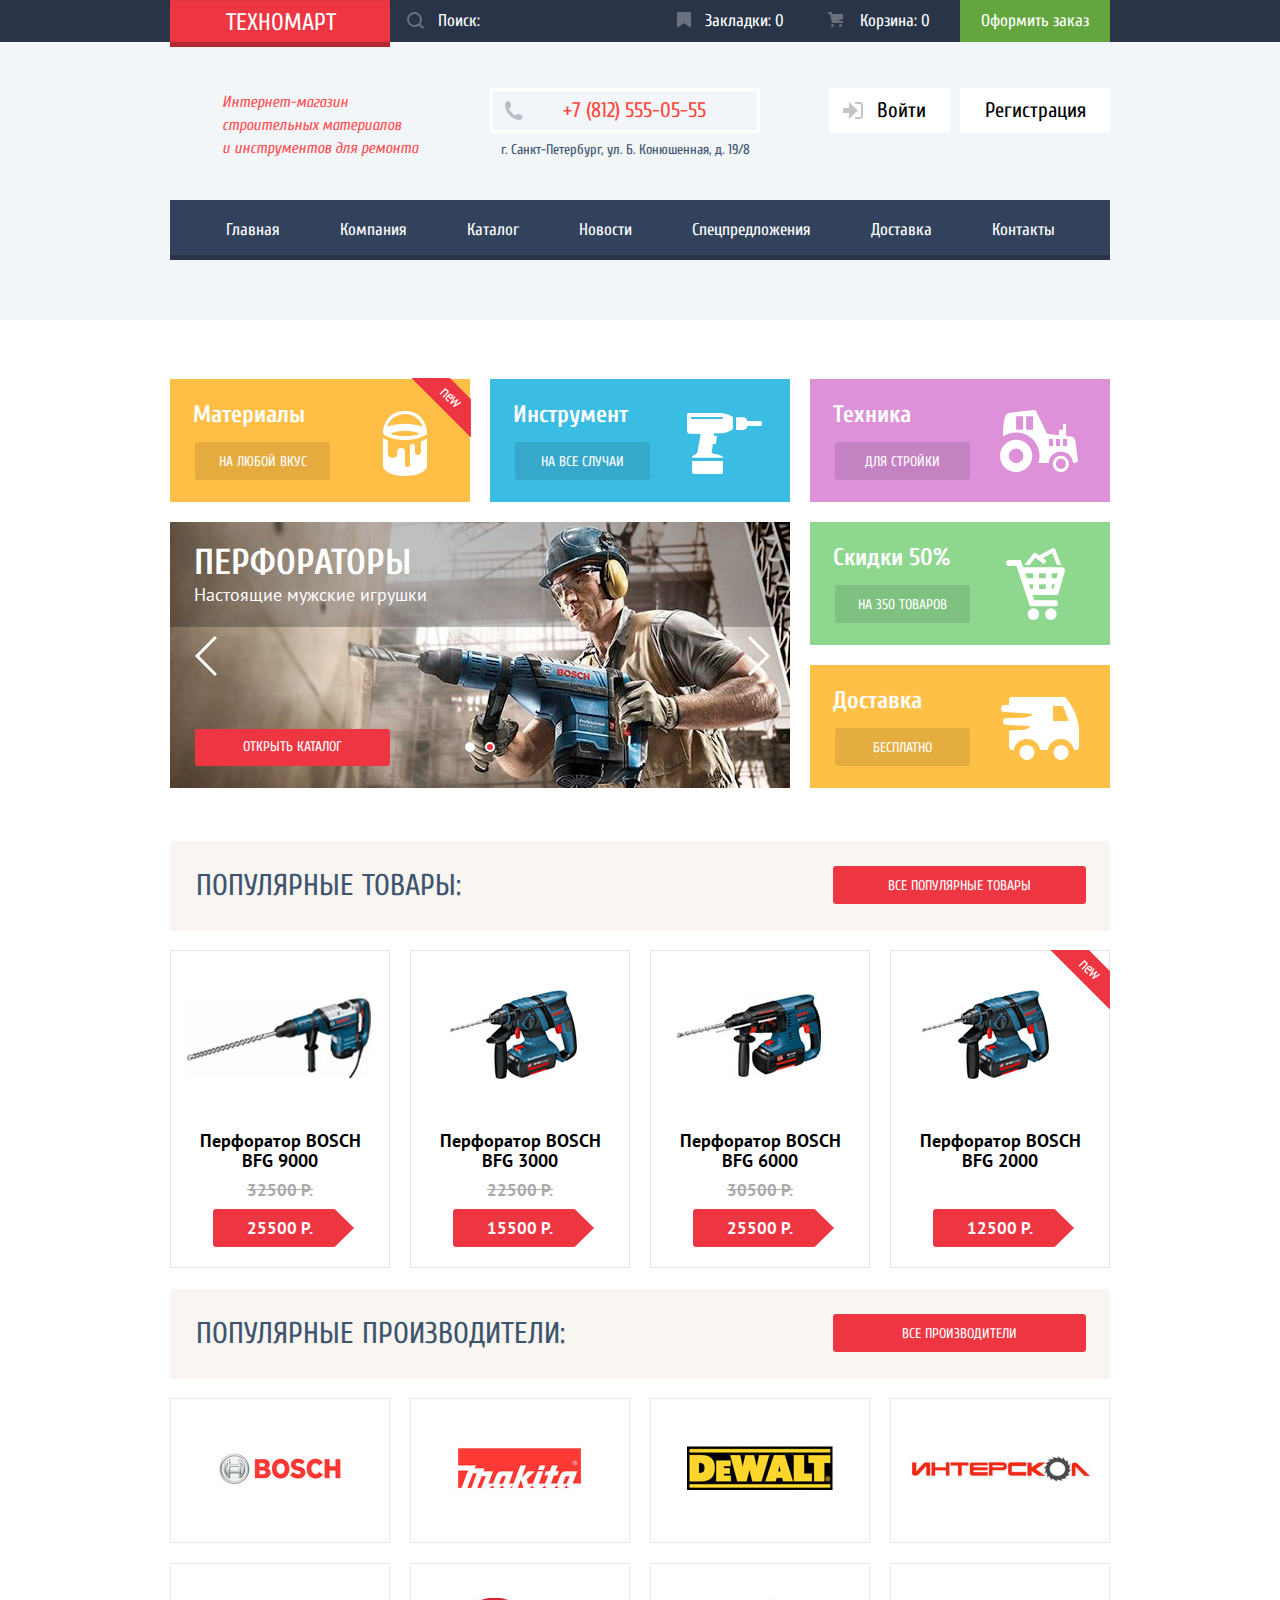
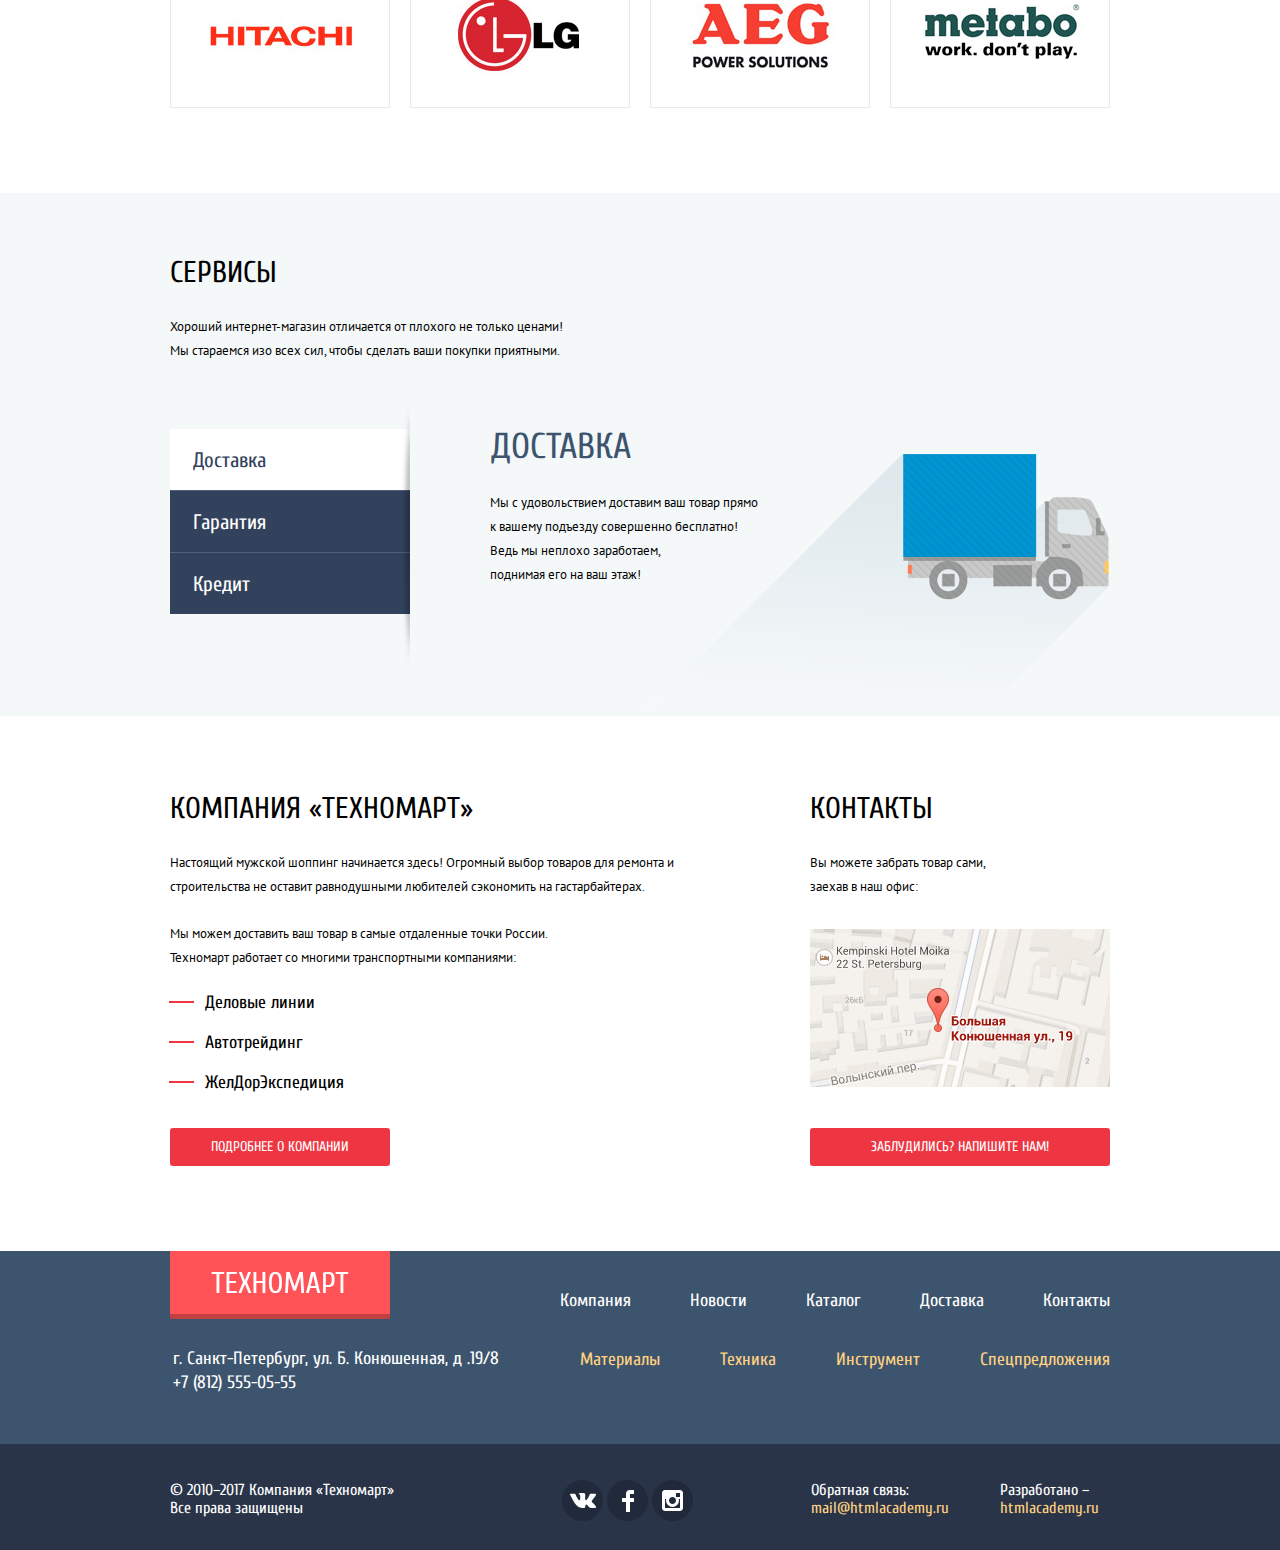
<file: tehnomart/index.html>
<!DOCTYPE html>
<html lang="ru">
  <head>
    <meta charset="utf-8">
    <title>HTML Academy: Техномарт</title>
    <link href="https://fonts.googleapis.com/css?family=Cuprum:400,400i,700&amp;subset=cyrillic" rel="stylesheet">
    <link href="https://fonts.googleapis.com/css?family=PT+Sans:400,400i,700&amp;subset=cyrillic" rel="stylesheet">
    <link href="css/normalize.css" rel="stylesheet">
    <link rel="stylesheet" href="css/style.css">
  </head>
  <body>
    <header class="main-header">
      <h1 class="visually-hidden">Техномарт</h1>
      <div class="header-line">
        <div class="header-center">
          <a href="index.html" class="logo-technomart">
            Техномарт
          </a>
          <form class="main-search" method="get" action="https://echo.htmlacademy.ru">
            <label class="visually-hidden" for="search">
              Поиск:
            </label>
            <input type="text" name="main-search" id="search" placeholder="Поиск:">
          </form>
          <ul class="main-menu">
            <li>
              <a href="#bookmarks" class="bookmarks">
                <svg xmlns="http://www.w3.org/2000/svg" width="14" height="16" viewBox="0 0 14 16">
                  <path fill="#ffffff" d="M14 15c0 .55-.368.741-.818.426l-5.363-3.765c-.45-.315-1.187-.315-1.637 0L.818 15.426C.368 15.741 0 15.55 0 15V1c0-.55.45-1 1-1h12c.55 0 1 .45 1 1v14z"/>
                </svg>
                Закладки: 0
              </a>
            </li>
            <li>
              <a href="#shopping-cart" class="shopping-cart">
                <svg xmlns="http://www.w3.org/2000/svg" width="15" height="15" viewBox="0 0 15 15">
                  <circle fill="#ffffff" cx="4.5" cy="13.5" r="1.5"/>
                  <circle fill="#ffffff" cx="12.5" cy="13.5" r="1.5"/>
                  <path fill="#ffffff" d="M15 2H4.07l-.422-2H0v2h2.031l1.985 9H15V9H9.441L15 6.951z"/>
                </svg>
                Корзина: 0
              </a>
            </li>
            <li>
              <a href="#checkout" class="ordering">
                Оформить заказ
              </a>
            </li>
          </ul>
        </div>
      </div>
      <div class="header-wrapper">
        <div class="header-center">
          <b>
            Интернет-магазин строительных материалов &#160; и инструментов для ремонта
          </b>
          <div class="main-address">
            <p>
              +7 (812) 555-05-55
            </p>
            <p>
              г. Санкт-Петербург, ул. Б. Конюшенная, д. 19/8
            </p>
          </div>
          <ul class="main-registration">
            <li>
              <a href="#enter" class="enter-link">
                <svg xmlns="http://www.w3.org/2000/svg" width="20" height="17" viewBox="0 0 20 17">
                  <path fill="#c5c5c5" d="M14.875 8.5L6 0v6H0v5h6v6z"/>
                  <path fill="#c5c5c5" d="M16.986 15.01h-5.027V17h5.027c2.178 0 3.004-1.81 3.029-3.026V3.028C19.99 1.811 19.164 0 16.986 0h-5.027v1.99h5.027c.839 0 .992.681 1.01 1.057v10.904c-.017.376-.171 1.059-1.01 1.059z"/>
                </svg>
                Войти
              </a>
            </li>
            <li>
              <a href="#registration" class="registration-link">
                Регистрация
              </a>
            </li>
          </ul>
        </div>
        <nav class="navigation-wrapper">
          <ul class="main-navigation">
            <li class="current-navigation">
              Главная
            </li>
            <li>
              <a href="#about">
                Компания
              </a>
            </li>
            <li>
              <a href="catalog-punchers.html">
                Каталог
              </a>
            </li>
            <li>
              <a href="#news">
                Новости
              </a>
            </li>
            <li>
              <a href="#actions">
                Спецпредложения
              </a>
            </li>
            <li>
              <a href="#delivery">
                Доставка
              </a>
            </li>
            <li>
              <a href="#contacts">
                Контакты
              </a>
            </li>
          </ul>
        </nav>
      </div>
    </header>
    <main class="container">
      <section class="promo">
        <h2 class="visually-hidden">Промоматериалы</h2>
        <article class="promo-materials">
          <h3>Материалы</h3>
          <a href="#catalog-stuff">
            на любой вкус
          </a>
          <span class="new-mark">
            <span class="visually-hidden">
              Новинка
            </span>
          </span>
        </article>
        <article class="promo-tools">
          <h3>Инструмент</h3>
          <a href="#catalog-tools">
            на все случаи
          </a>
        </article>
        <article class="promo-tech">
          <h3>Техника</h3>
          <a href="#catalog-tech">
            для стройки
          </a>
        </article>
        <div class="promo-wrapper">
        <article class="promo-actions">
            <h3>Скидки 50%</h3>
            <a href="#actions">
              на 350 товаров
            </a>
          </article>
          <article class="promo-delivery">
            <h3>Доставка</h3>
            <a href="#delivery">
              бесплатно
            </a>
          </article>
          <div class="slider">
            <a href="catalog-punchers.html" class="open-catalog">
              Открыть каталог
            </a>
            <button class="slider-button-left"></button>
            <button class="slider-button-right"></button>
            <input type="radio" id="btn-1" name="toggle" checked class="btn-1">
            <input type="radio" id="btn-2" name="toggle" class="btn-2">
            <div class="slider-controls">
              <label for="btn-1" class="btn-left"></label>
              <label for="btn-2" class="btn-right"></label>
            </div>
            <div class="slider-inner">
              <div class="slider-slides">
                <div class="slide-content">
                  <img src="img/slider-1.jpg" width="620" height="266" alt="Перфораторы">
                  <h3 class="slider1-name">Перфораторы</h3>
                  <p>
                    Настоящие мужские игрушки
                  </p>
                </div>
                <div class="slide-content">
                  <img src="img/slider-2.jpg" width="620" height="266" alt="Дрели">
                  <h3 class="slider1-name">Дрели</h3>
                  <p>
                    Соседям на радость
                  </p>
                </div>
              </div>
            </div>
          </div>
        </div>
      </section>
      <section class="popular">
        <section class="popular-items">
          <div class="popular-background">
            <h2>Популярные товары:</h2>
            <a href="#catalog-popular-items">
              Все популярные товары
            </a>
          </div>
          <div class="product-container">
            <article class="product-item">
              <h3>Перфоратор BOSCH BFG 9000</h3>
              <img src="img/item-bfg9000.jpg" width="218" height="160" alt="Перфоратор BOSCH BFG 9000">
              <b>25500 Р.</b>
              <span class="old-price">
                32500 Р.
              </span>
              <div class="modal-purchase">
                <a href="#shopping-cart" class="purchase">
                  Купить
                </a>
                <a href="#bookmarks" class="add-bookmark">
                  В закладки
                </a>
              </div>
            </article>
            <article class="product-item">
              <h3>Перфоратор BOSCH BFG 3000</h3>
              <img src="img/item-bfg3000.jpg" width="218" height="160" alt="Перфоратор BOSCH BFG 3000">
              <b>15500 Р.</b>
              <span class="old-price">
                22500 Р.
              </span>
              <div class="modal-purchase">
                <a href="#shopping-cart" class="purchase">
                  Купить
                </a>
                <a href="#bookmarks" class="add-bookmark">
                  В закладки
                </a>
              </div>
            </article>
            <article class="product-item">
              <h3>Перфоратор BOSCH BFG 6000</h3>
              <img src="img/item-bfg6000.jpg" width="218" height="160" alt="Перфоратор BOSCH BFG 6000">
              <b>25500 Р.</b>
              <span class="old-price">30500 Р.</span>
              <div class="modal-purchase">
                <a href="#shopping-cart" class="purchase">
                  Купить
                </a>
                <a href="#bookmarks" class="add-bookmark">
                  В закладки
                </a>
              </div>
            </article>
            <article class="product-item">
              <h3>Перфоратор BOSCH BFG 2000</h3>
              <img src="img/item-bfg2000.jpg" width="218" height="160" alt="Перфоратор BOSCH BFG 2000">
              <b>12500 Р.</b>
              <span class="new-mark">
                <span class="visually-hidden">
                  Новинка
                </span>
              </span>
              <div class="modal-purchase">
                <a href="#shopping-cart" class="purchase">
                  Купить
                </a>
                <a href="#bookmarks" class="add-bookmark">
                 В закладки
                </a>
              </div>
            </article>
          </div>
        </section>
        <section class="popular-brands">
          <div class="popular-background">
            <h2>Популярные производители:</h2>
            <a href="#catalog-popular-brands">
              Все производители
            </a>
          </div>
          <ul class="popular-brands-catalog">
            <li>
              <a href="#brand"><img src="img/logo-bosh.jpg" width="218" height="143"
                alt="Логотип бренда BOSH"></a>
            </li>
            <li>
              <a href="#brand"><img src="img/logo-makita.jpg" width="218" height="143"
                alt="Логотип бренда Makita"></a>
            </li>
            <li>
              <a href="#brand"><img src="img/logo-dewalt.jpg" width="218" height="143"
                alt="Логотип бренда DeWALT"></a>
            </li>
            <li>
              <a href="#brand"><img src="img/logo-interscol.jpg" width="218" height="143"
                alt="Логотип бренда Интерскол"></a>
            </li>
            <li>
              <a href="#brand"><img src="img/logo-hitachi.jpg" width="218" height="143"
                alt="Логотип бренда Hitashi"></a>
            </li>
            <li>
              <a href="#brand"><img src="img/logo-lg.jpg" width="218" height="143"
                alt="Логотип бренда LG"></a>
            </li>
            <li>
              <a href="#brand"><img src="img/logo-aeg.jpg" width="218" height="143"
                alt="Логотип бренда AEG"></a>
            </li>
            <li>
              <a href="#brand"><img src="img/logo-metabo.jpg" width="218" height="143"
                alt="Логотип бренда Metabo"></a>
            </li>
          </ul>
        </section>
      </section>
      <div class="servises-wrapper">
        <div class="servises-center">
          <section class="servises">
            <h2>Сервисы</h2>
            <p>
              Хороший интернет-магазин отличается от плохого не только ценами!
              Мы стараемся изо всех сил, чтобы сделать ваши покупки приятными.
            </p>
            <div class="servises-slider">
              <input type="radio" id="button-1" name="servises-button" class="button-1" checked>
              <input type="radio" id="button-2" name="servises-button" class="button-2">
              <input type="radio" id="button-3" name="servises-button" class="button-3">
              <ul class="servise-slider-controls">
                <li>
                  <label for="button-1">
                    Доставка
                  </label>
                </li>
                <li>
                  <label for="button-2">
                    Гарантия
                  </label>
                </li>
                <li>
                  <label for="button-3">
                    Кредит
                  </label>
                </li>
              </ul>
              <div class="slider-container">
                <ul class="servises-list">
                  <li>
                    <h3>Доставка</h3>
                    <p class="servises-delivery">
                      Мы с удовольствием доставим ваш товар прямо<br>
                      к вашему подъезду совершенно бесплатно!
                      Ведь мы неплохо заработаем,<br>
                      поднимая его на ваш этаж!
                    </p>
                  </li>
                  <li>
                    <h3>Гарантия</h3>
                    <p class="servises-garantee">
                      Если купленный у нас товар поломается или заискрит,<br>
                      а также в случае пожара, спровоцированного его возгаранием,&#160;
                      вы всегда можете быть уверены в нашей гарантии.
                      Мы обменяем сгоревший товар на новый.<br>
                      Дом уж восстановите как-нибудь сами.
                    </p>
                  </li>
                  <li>
                    <h3>Кредит</h3>
                    <p class="servises-credit">
                      Залезть в долговую яму стало проще!<br>
                      Кредитные консультанты придут вам на помощь.
                      <a href="#credits" class="credits">
                        Отправить заявку
                      </a>
                    </p>
                  </li>
                </ul>
              </div>
            </div>
          </section>
        </div>
      </div>
      <section class="delivery">
        <h2 class="visually-hidden">Преимущества доставки</h2>
        <div class="delivery-logistic">
          <h3>Компания &#171;Техномарт&#187;</h3>
          <p>
            Настоящий мужской шоппинг начинается здесь!
            Огромный выбор товаров для ремонта и строительства не оставит равнодушными
            любителей сэкономить на гастарбайтерах.
          </p>
          <p>
            Мы можем доставить ваш товар в самые отдаленные точки России.
            Техномарт работает со многими транспортными компаниями:
          </p>
          <ul class="delivery-company">
            <li>
              Деловые линии
            </li>
            <li>
              Автотрейдинг
            </li>
            <li>
              ЖелДорЭкспедиция
            </li>
          </ul>
          <a href="#company">
            Подробнее о компании
          </a>
        </div>
        <div class="delivery-contacts">
          <h3>Контакты</h3>
          <p>
            Вы можете забрать товар сами, заехав в наш офис:
          </p>
          <button class="map">
            <span class="visually-hidden">
              Карта проезда
            </span>
            <img src="img/map.jpg" width="300" height="158" alt="Карта проезда">
          </button>
          <button class="button-whrite-us">
            Заблудились? Напишите нам!
          </button>
        </div>
      </section>
    </main>
    <footer class="footer-site">
      <div class="footer-top-wrapper">
        <div class="footer-top">
          <div class="footer-contacts-wrapper">
            <img src="img/logo-technomart-footer.png" width="220" height="68" alt="Логотип магазина Техномарт">
            <p>
              г. Санкт-Петербург, ул. Б. Конюшенная, д .19/8
              +7 (812) 555-05-55
            </p>
          </div>
          <div class="footer-menu-wrapper">
            <ul class="footer-menu">
              <li>
                <a href="#company">
                  Компания
                </a>
              </li>
              <li>
                <a href="#news">
                  Новости
                </a>
              </li>
              <li>
                <a href="catalog-punchers.html">
                  Каталог
                </a>
              </li>
              <li>
                <a href="#delivery">
                  Доставка
                </a>
              </li>
              <li>
                <a href="#contacts">
                  Контакты
                </a>
              </li>
            </ul>
            <ul class="footer-menu-catalog">
              <li>
                <a href="#catalog-stuff">
                  Материалы
                </a>
              </li>
              <li>
                <a href="#catalog-tech">
                  Техника
                </a>
              </li>
              <li>
                <a href="#catalog-tools">
                  Инструмент
                </a>
              </li>
              <li>
                <a href="#actions">
                  Спецпредложения
                </a>
              </li>
            </ul>
          </div>
        </div>
      </div>
      <div class="footer-bottom-wrapper">
        <div class="footer-bottom">
          <div class="footer-company">
            <p>
              &#169; 2010–2017 Компания &#171;Техномарт&#187;
            </p>
            <p>
              Все права защищены
            </p>
          </div>
          <ul class="footer-social">
            <li>
              <a href="#vk.com">
                <span class="visually-hidden">
                  Вконтакте
                </span>
                <svg xmlns="http://www.w3.org/2000/svg" width="26" height="15" viewBox="0 0 26 15">
                  <path fill="#FFF" d="M16.138 11.51c.956-.309 2.18 2.04 3.483 2.939.978.681 1.727.534 1.727.534l3.473-.05s1.815-.112.957-1.554c-.071-.12-.503-1.069-2.585-3.022-2.177-2.043-1.882-1.712.739-5.244 1.597-2.153 2.236-3.468 2.036-4.028-.192-.539-1.365-.399-1.365-.399L20.69.713c-.381.001-.704.119-.851.515-.003.004-.621 1.666-1.445 3.079-1.741 2.989-2.436 3.148-2.724 2.961-.661-.433-.494-1.737-.494-2.664 0-2.897.432-4.105-.846-4.417-.427-.104-.739-.172-1.828-.182-1.392-.021-2.574 0-3.244.329-.445.223-.786.712-.579.74.26.035.843.16 1.155.586.401.552.389 1.789.389 1.789s.229 3.411-.54 3.834c-.528.29-1.25-.302-2.803-3.016-.793-1.388-1.392-2.922-1.392-2.922s-.116-.285-.326-.441c-.25-.185-.6-.244-.6-.244L.848.684S.29.7.085.946c-.182.218-.015.668-.015.668s2.909 6.881 6.203 10.347c3.02 3.182 6.452 2.971 6.452 2.971h1.555s.469-.054.709-.312c.224-.24.214-.691.214-.691s-.031-2.109.935-2.419z"/>
                </svg>
              </a>
            </li>
            <li>
              <a href="#fb.com">
                <span class="visually-hidden">
                  Фейсбук
                </span>
                <svg xmlns="http://www.w3.org/2000/svg" width="12" height="22" viewBox="0 0 12 22">
                  <path fill="#FFF" d="M12 4V0H8a4 4 0 0 0-4 4v4H0v4h4v10h4V12h4V8H8V4h4z"/>
                </svg>
              </a>
            </li>
            <li>
              <a href="#instagram.com">
                <span class="visually-hidden">
                  Инстаграм
                </span>
                <svg xmlns="http://www.w3.org/2000/svg" width="21" height="21" viewBox="0 0 21 21">
                  <path fill="#FFF" d="M18 0H3C1.35 0 0 1.35 0 3v15c0 1.65 1.35 3 3 3h15c1.65 0 3-1.35 3-3V3c0-1.65-1.35-3-3-3zm-7.5 7c1.93 0 3.5 1.57 3.5 3.5S12.43 14 10.5 14 7 12.43 7 10.5 8.57 7 10.5 7zM18 18H3V9h1.181A6.504 6.504 0 0 0 4 10.5a6.5 6.5 0 1 0 13 0 6.45 6.45 0 0 0-.181-1.5H18v9zm0-11h-4V3h4v4z"/>
                </svg>
              </a>
            </li>
          </ul>
          <div class="footer-developer">
            <p>
              Обратная связь:
              <a href="mail_to:mail@htmlacademy.ru">
                mail@htmlacademy.ru
              </a>
            </p>
            <p>
              Разработано –
              <a href="https://htmlacademy.ru/intensive/htmlcss">
                htmlacademy.ru
              </a>
            </p>
          </div>
        </div>
      </div>
    </footer>
    <section class="modal modal-write-us">
      <button class="modal-button">
        <span class="visually-hidden">
          Закрыть
        </span>
      </button>
      <h2 class="visually-hidden">Форма обратной связи</h2>
      <form  action="https://echo.htmlacademy.ru" method="post">
        <div class="write-us-wrapper">
          <p>
            <label for="name">
              Ваше имя:
            </label>
            <input type="text" name="name" id="name" placeholder="Представьтесь, пожалуйста" required>
          </p>
          <p>
            <label for="email">
              Ваш e-mail:
            </label>
            <input type="text" name="email" id="email" placeholder="Для отправки ответа" required>
          </p>
          <p>
            <label for="text-question">
              Текст письма
            </label>
            <textarea name="text-question" id="text-question" placeholder="В свободной форме" required></textarea>
          </p>
        </div>
        <div class="whrite-us-background">
          <input type="submit" value="Отправить">
        </div>
      </form>
    </section>
    <section class="modal modal-map">
      <button class="modal-button">
        <span class="visually-hidden">
          Закрыть
        </span>
      </button>
      <h2 class="visually-hidden">Как до нас добраться</h2>
    </section>
    <section class="modal modal-add-cart">
      <button class="modal-button">
        <span class="visually-hidden">
          Закрыть
        </span>
      </button>
      <p>
        Товар добавлен в корзину!
      </p>
      <p class="modal-background">
        <a href="#shopping-cart">
          Оформить заказ
        </a>
        <a href="#">
          Продолжить покупки
        </a>
      </p>
    </section>
  </body>
</html>
</file>
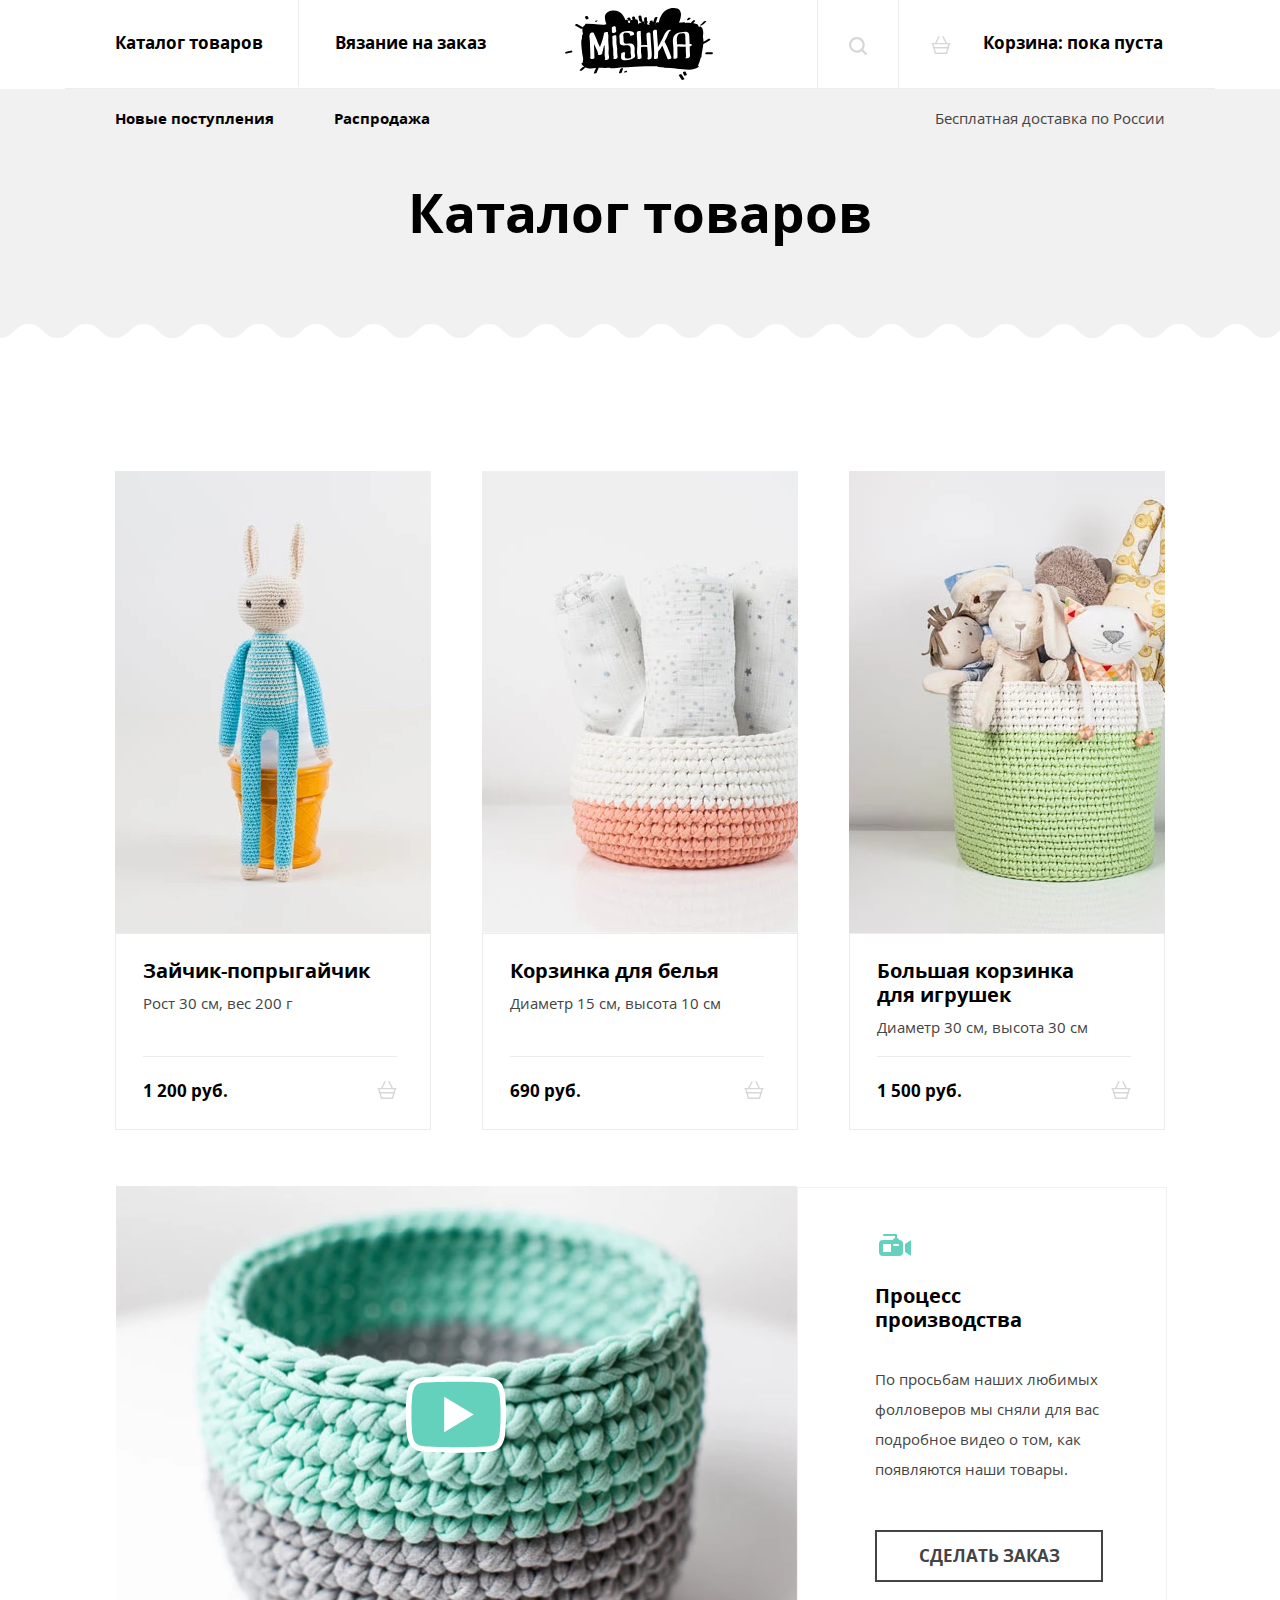
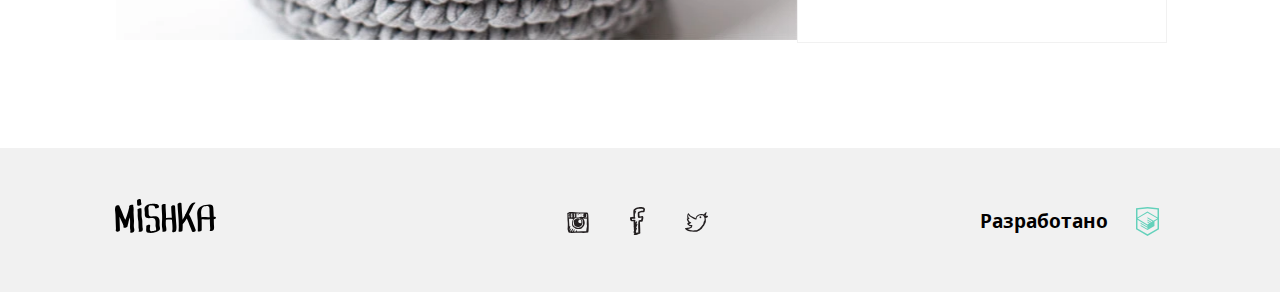
<file: mishka/catalog.html>
<!DOCTYPE html>
<html lang="ru">
  <head>
    <meta charset="utf-8">
    <meta name="viewport" content="width=device-width,initial-scale=1">
    <title>Mishka: каталог</title>
    <link rel="preload" href="fonts/opensans.woff2" as="font">
    <link rel="preload" href="fonts/opensans.woff" as="font">
    <link rel="preload" href="fonts/opensansbold.woff2" as="font">
    <link rel="preload" href="fonts/opensansbold.woff" as="font">
    <link rel="stylesheet" href="css/style.min.css">
  </head>
  <body>
    <div style="display:none">
      <svg xmlns="http://www.w3.org/2000/svg" xmlns:xlink="http://www.w3.org/1999/xlink"><symbol id="s-htmlacademy" viewbox="0 0 60 60"><path d="M30.2 5h-.2l-19.7 2.1v36.2l19.7 11.7 19.7-11.7v-36.2l-19.5-2.1zm17 36.8l-17.2 10.2-17.2-10.2v-14.8l17.1 10.2v1.8l-11.7-7v1.8l11.8 7.1v1.9l-11.8-7v1.8l11.8 7 11.9-7.1v-7.6l5.3-3.2v15.1zm-.1-17l-4.7 2.8-2.2 1.3-10.3-6.1v1.8l8.8 5.3h-.1l-.2.1-1.3.7-7.3-4.3v1.8l5.8 3.4-1.4.9-4.3-2.6v1.8l2.9 1.7-2.9 1.7-17-10.1 17-10.2 17.2 10zm.1-1.8l-17.3-10.2-17.1 10.2v-13.6l17.2-1.8 17.2 1.8v13.6z"></path></symbol><symbol id="s-icon-cart" viewbox="264.205 370.961 20.294 18.849">
  <path d="M283.75,378.19h-3.151l-3.407-6.814c-0.185-0.37-0.634-0.52-1.006-0.335 c-0.371,0.186-0.521,0.636-0.335,1.006l3.071,6.143h-9.138l3.072-6.143c0.185-0.371,0.035-0.821-0.335-1.006 c-0.37-0.185-0.821-0.035-1.006,0.335l-3.407,6.814h-3.151c-0.414,0-0.75,0.336-0.75,0.75s0.336,0.75,0.75,0.75h0.157l0.855,2.991 c-0.187,0.137-0.316,0.347-0.316,0.595c0,0.396,0.309,0.71,0.697,0.739l1.656,5.795h12.697l1.656-5.795 c0.388-0.028,0.698-0.344,0.698-0.739c0-0.249-0.129-0.459-0.316-0.596l0.854-2.991h0.157c0.414,0,0.75-0.336,0.75-0.75 S284.164,378.19,283.75,378.19z M279.569,388.311h-10.433l-1.224-4.284h12.881L279.569,388.311z M281.222,382.526h-13.739 l-0.81-2.836h15.359L281.222,382.526z"></path>
</symbol><symbol id="s-icon-fb" viewbox="56.519 49.996 14.962 27.718">
  <g id="facebook">
    <g>
      <path d="M68.181,55.188c1.026,0.029,1.993,0,2.681-0.3c0.391-0.818,0.556-1.854,0.619-2.989 c-0.19-0.015-0.062-0.337-0.207-0.399c-0.029-0.202-0.278-0.195-0.309-0.398c-0.277-0.165-0.457-0.422-0.723-0.598 c-0.727-0.162-1.44-0.335-2.164-0.499c-0.849,0.044-1.895-0.103-2.58,0.1c-2.619-0.04-3.997,1.12-5.259,2.392 c-0.023,0.078-0.003,0.197-0.105,0.199c-0.574,1.587-0.125,3.621-0.204,5.581c0.099,0.436,0.107,0.958,0.204,1.395 c-0.998,0.296-2.212,0.387-3.402,0.499c-0.317,0.324-0.178,1.089-0.206,1.693c0.085,0.583,0.278,1.06,0.413,1.595 c0.211,0.193,0.596,0.396,0.825,0.498c0.065,0.029,0.071,0.082,0.103,0.1c0.506,0.268,1.451,0.008,2.268,0.1 c-0.136,1.978,0.256,3.915,0,5.68c0.007,0.327,0.295,0.382,0.208,0.798c-0.001,0.963-0.067,1.99,0.208,2.69 c-0.287,0.455-0.497,0.982-0.415,1.794c0.122,0.016,0.114,0.157,0.105,0.299c-0.075,0.47,0.643,0.175,0.515,0.698 c0.162,0.456-0.428,0.184-0.413,0.498v0.896c0.53,0.285,1.462,0.182,2.268,0.199c0.908-0.419,2.188-0.479,2.785-1.196 c0.459,0.235,0.916-0.014,1.238-0.199c-0.018-0.315,0.273-0.333,0.205-0.698c-0.004-0.328-0.173-0.496-0.103-0.896V71.83 c-0.206-2.293-0.048-4.938-0.309-7.176c0.888-0.105,1.917-0.075,2.578-0.398c0.357-0.451,0.377-1.23,0.516-1.895 c0.177-0.226,0.221-0.583,0.206-0.996c0.19-0.213,0.068-0.729,0.104-1.096c-0.141-0.595-0.168-1.3-0.825-1.39 c-0.884-0.235-2.043,0.595-2.991,0.299c0.049-1.134-0.293-2.342,0-3.388C66.761,55.609,67.461,55.39,68.181,55.188z M64.363,59.971c0.117,0.254,0.254,0.486,0.414,0.698c0.079,0.022,0.203,0.003,0.205,0.101c1.192,0.056,2.199-0.069,3.096-0.299 c0,0.998-0.271,1.733-0.518,2.492c-0.662,0.045-1.467,0.3-1.958,0.198c-0.276,0.165-0.372,0.506-0.62,0.698 c-0.049,0.441,0.142,0.495,0,0.797c-0.201,0.137-0.055,0.611-0.205,0.796v1.496c0.085,0.281-0.146,0.258-0.104,0.497v3.488 c-0.085,0.281,0.146,0.258,0.104,0.498v2.989c0.063,0.271-0.132,0.791,0.103,0.896c-0.07,0.364-0.412-0.021-0.824,0.1 c-0.528,0.122-0.926,0.369-1.548,0.4c0.117-0.353,0.32-0.622,0.311-1.097c0.049-0.381-0.365-0.312-0.516-0.49 c0.193-0.644,0.562-1.117,0.722-1.793c0.197-0.515,0.714-1.298,0.31-1.794c-0.522-0.105-0.521,0.293-0.826,0.398 c-0.022,0.077-0.002,0.196-0.103,0.199c-0.023,0.077-0.003,0.196-0.103,0.199c0.01,0.12-0.151,0.062,0,0 c0.022-0.078,0.002-0.197,0.103-0.199c0.023-0.077,0.002-0.197,0.103-0.199v-0.299c0.368-0.575,0.67-1.214,0.826-1.993 c0.191-0.28,0.283-0.656,0.412-0.997c0.156-0.262,0.34-0.869,0.104-1.195c-0.517,0.033-0.796,0.295-0.93,0.697 c-0.32-0.189,0.161-0.434,0.104-0.697c0.138-0.231,0.169-0.566,0.309-0.797c0.202-0.413,0.564-1.304,0-1.596 c-0.438-0.023-0.612,0.207-0.723,0.498c-0.214,0.191-0.43,0.383-0.516,0.698c-0.373-0.07-0.143-0.727-0.206-1.097 c-0.067-0.52,0.122-0.899,0-1.195c-0.56-0.799-2.026-0.105-3.197-0.299c-0.108-0.307-0.222-0.984-0.104-1.195 c1.045-0.088,2.479,0.201,3.197-0.199c0.024-0.078,0.003-0.197,0.104-0.199c0.094-0.723-0.271-1-0.515-1.396 c0.232-0.806,0.04-2.02,0.104-2.989c0.233-0.141,0.328-0.414,0.515-0.598c0.112-0.955,0.673-1.476,0.722-2.49 c-0.273,0.001-0.607-0.055-0.619,0.199c-0.302-0.114-0.382,0.479-0.515,0.199c-0.112-0.541,0.246-0.626,0.309-0.997 c0.599-0.418,1.212-0.82,1.856-1.195c1.741-0.244,4.648-0.449,6.086,0.198c0.051,0.616-0.287,0.854-0.207,1.496h-1.546 c-1.092,0.24-1.987,0.672-2.991,0.997c-0.24,0.066-0.276,0.331-0.516,0.398c-0.036,0.396-0.225,0.646-0.311,0.996 C64.182,57.424,64.394,58.582,64.363,59.971z"></path>
    </g>
  </g>
</symbol><symbol id="s-icon-insta" viewbox="53.115 53.19 21.769 21.334">
  <g id="instagram">
    <g>
      <path d="M74.881,65.336c-0.013-2.395-0.344-4.788-0.303-7.135c-0.023-0.788-0.086-1.535-0.152-2.278 c-0.105-0.3-0.111-0.699-0.152-1.062c-0.26-0.17-0.222-0.64-0.456-0.835c-0.423-0.233-1.201-0.114-1.744-0.22 c-0.657-0.026-1.254-0.115-1.899-0.153c-1.936-0.101-3.973-0.076-5.996-0.076c-2.001,0-3.954-0.145-5.695-0.379h-2.202 c-0.097,0.004-0.105,0.098-0.227,0.076c-0.599,0.034-1.077,0.188-1.595,0.303c-0.21,0.119-0.421,0.235-0.683,0.304 c-0.136,0.192-0.513,0.145-0.607,0.379c-0.186,0.212,0.185,0.451,0,0.607v0.911c0.173,0.13,0.027,0.58,0.075,0.835v0.987 c-0.017,1.281,0.134,2.397,0.076,3.72c0.467,2.762,0.374,6.537,0.076,9.413c0.155,0.579,0.363,1.105,0.455,1.746 c0.256,0.479,0.335,1.133,0.683,1.52c0.502,0.206,1.233,0.186,1.898,0.229c0.383,0.098,0.667,0.293,1.14,0.30 c2.843-0.21,5.496-0.154,8.427-0.229c2.704,0.24,5.802,0.188,8.275-0.228c0.195-0.134,0.128-0.529,0.228-0.76 c-0.056-0.385,0.207-0.449,0.228-0.759C74.862,70.157,74.895,67.763,74.881,65.336z M61.899,59.111 c0.757-0.153,1.48-0.341,2.429-0.304c0.71,0.076,1.287,0.283,1.897,0.456c0.116,0.184-0.243,0.547,0.153,0.684v0.076 c0.059,0.017,0.149,0.002,0.151,0.076c0.445,0.035,0.794,0.167,1.063,0.379c0.45,0.055,0.536,0.476,1.138,0.3 c-0.091,0.213-0.084,0.524-0.075,0.835c0.324,1.183,0.475,2.81,0.303,4.252c-0.164,0.163-0.215,0.442-0.303,0.683 c-0.311,0.322-0.481,0.785-0.836,1.062c-0.095,0.236-0.25,0.408-0.454,0.533c-0.116,0.213-0.206,0.452-0.457,0.53 c-0.298,0.163-0.577,0.011-0.834-0.076c-0.446,0.162-0.904,0.312-1.215,0.607c-0.816-0.096-1.648-0.175-2.43-0.304 c-0.242-0.139-0.487-0.273-0.835-0.305c-0.227-0.204-0.496-0.364-0.836-0.455c-0.101-0.127-0.337-0.118-0.455-0.229 c-0.198-0.029-0.229-0.227-0.456-0.229c-0.118-0.412-0.443-0.618-0.532-1.062c-0.226-0.331-0.308-0.805-0.455-1.215 c-0.043-1.434,0.091-2.692,0.379-3.796c0.346-0.591,0.779-1.094,1.138-1.67c0.249,0.021,0.365-0.09,0.38-0.304 c0.306,0.053,0.434-0.072,0.684-0.075C61.698,59.568,61.71,59.251,61.899,59.111z M60.229,56.378 c-0.117-0.263-0.066-0.691-0.075-1.062c-0.007-0.285,0.278-0.279,0.304-0.532c-0.003-0.074-0.093-0.059-0.152-0.076 c0.126-0.146,0.701-0.097,0.834,0c0.132,0.537-0.354,0.455-0.531,0.684c0.011,0.167,0.322,0.032,0.456,0.076 c0.029,0.854-0.059,1.496,0,2.202h-0.456c-0.007,0.234,0.229,0.226,0.456,0.228c-0.059,0.286,0.092,0.363,0.075,0.607 c-0.226,0.153-0.716,0.042-1.062,0.075C59.975,57.986,60.313,57.205,60.229,56.378z M59.546,54.784 c0.088-0.013,0.134,0.016,0.151,0.076c0.179,0.253,0.01,0.683-0.076,0.911C59.448,55.592,59.595,55.089,59.546,54.784z M59.698,56.606c-0.132-0.069-0.168-0.237-0.152-0.456C59.678,56.221,59.713,56.388,59.698,56.606z M59.698,57.973 c-0.058,0.139-0.082-0.045-0.076-0.152C59.68,57.682,59.703,57.866,59.698,57.973z M59.546,58.201 c0.175-0.024,0.084,0.219,0.228,0.227c-0.009,0.193-0.283,0.179-0.38,0.077C59.433,58.393,59.507,58.312,59.546,58.201z M57.192,56.985c0.006-0.108,0.013-0.214-0.076-0.228c-0.073-0.733,0.13-1.415,0-1.973c0.25-0.155,0.769-0.042,1.139-0.077v1.139 c-0.088,0.064-0.203,0.101-0.379,0.077c-0.054,0.28,0.324,0.131,0.379,0.304c0.008,0.853-0.056,1.777,0.152,2.429 c-0.565-0.059-0.906,0.107-1.442,0.076c0.097-0.612-0.019-1.435,0.531-1.594C57.484,56.997,57.239,57.091,57.192,56.985z M56.661,56.985c-0.204,0.021-0.217-0.534-0.077-0.607C56.912,56.384,56.833,56.879,56.661,56.985z M56.509,57.973 c0.077-0.312,0.034-0.304,0.075-0.683C56.812,57.303,56.844,58.06,56.509,57.973z M56.737,55.923 c-0.263,0.054-0.273-0.266-0.153-0.38C56.847,55.49,56.856,55.81,56.737,55.923z M56.737,54.784 c0.033,0.159-0.052,0.201-0.076,0.304c-0.176,0.023-0.084-0.219-0.229-0.229C56.457,54.757,56.623,54.797,56.737,54.784z M56.509,58.505c0.148-0.031,0.11,0.345-0.076,0.227C56.473,58.67,56.512,58.608,56.509,58.505z M55.825,54.784 c0.029,0.259-0.438,0.32-0.379,0H55.825z M54.838,54.86c-0.034,0.219-0.326,0.179-0.379,0.379 C54.245,55.069,54.543,54.771,54.838,54.86z M54.383,55.619c0.226-0.205,0.451-0.41,0.684-0.607 c-0.021-0.123,0.071-0.131,0.076-0.228h0.229c0.102,0.381-0.261,0.296-0.305,0.531c0.021,0.122-0.072,0.131-0.075,0.227 c0.02,0.335,0.121,0.588,0.075,0.988c-0.27,0.008-0.276,0.28-0.607,0.227C54.482,56.329,54.325,56.083,54.383,55.619z M54.459,58.884V57.29c0.195-0.185,0.396-0.364,0.607-0.532c0.295,0.489,0.179,1.392,0.455,1.897 C55.246,58.812,54.771,58.766,54.459,58.884z M72.68,69.968c-0.109,0.954-0.158,1.968-0.379,2.809 c-2.89,0.123-6.02,0.005-8.883,0.153c-0.199,0.045-0.273-0.031-0.229-0.229c-0.253,0-0.258,0.247-0.531,0.229 c0.201-0.336,0.438-0.898,0.151-1.291c-0.797,0.013-0.797,0.821-1.138,1.291c-0.686-0.053-1.137,0.127-1.823,0.075 c0.18-0.705,0.75-1.021,0.911-1.745c-0.395-0.55-0.989,0.138-1.214,0.455c-0.204,0.48-0.557,0.81-0.76,1.29H57.8 c0.238-0.469,0.489-0.926,0.759-1.366c0.171-0.512,0.625-0.741,0.683-1.367c-0.157-0.28-0.42-0.029-0.683,0 c-0.123,0.182-0.272,0.335-0.38,0.531c-0.232,0.376-0.501,0.714-0.684,1.14c-0.181,0.208-0.335,0.003-0.53,0.227 c-0.389,0.271-0.581,0.736-0.988,0.987c-0.174-0.06,0.039-0.356,0.153-0.38c0.045-0.181-0.096-0.55,0.075-0.607 c0.063-0.366,0.212-0.647,0.379-0.91c0.119-0.742,0.521-1.199,0.684-1.898c-0.559,0.099-0.674,0.643-0.988,0.987 c-0.212,0.445-0.542,0.772-0.683,1.291c-0.174-0.131-0.028-0.58-0.076-0.836c0.122-0.586,0.298-1.119,0.38-1.746 c0.133-0.22,0.173-0.535,0.228-0.834c0.168-0.209,0.046-0.61-0.077-0.761c-0.226,0.027-0.374,0.133-0.455,0.304 c-0.192-0.032-0.193,0.506-0.304,0.304c-0.045-2.587-0.451-4.812-0.456-7.438c0.026-0.331-0.183-0.424-0.228-0.685 c1.629,0.028,3.121,0.091,4.783,0.229c-0.089,0.139-0.199,0.257-0.304,0.379c-0.144,0.07-0.226,0.173-0.378,0.304 c-0.604,1.653-0.975,3.984-0.607,6.15c0.229,0.58,0.589,1.029,0.986,1.441c0.907,0.485,1.635,1.149,2.506,1.671 c1.701,0.361,3.84,0.369,5.541,0c0.236-0.12,0.484-0.226,0.685-0.38c1.364-1.242,2.753-2.459,2.961-4.859v-1.367 c-0.197-1.598-0.688-2.905-1.747-3.644c0.331-0.22,1.099,0.043,1.67,0.076c0.223,0.013,0.447,0.014,0.684,0 c0.408-0.024,0.928-0.055,1.443,0c0.144,0.187,0.113,0.544,0.228,0.76c-0.062,1.684-0.192,3.3-0.152,5.087 c0.103,0.454,0.127,0.986,0.229,1.441C73.046,68.209,72.9,69.126,72.68,69.968z M73.059,58.808 c-0.639-0.12-1.232-0.284-1.897-0.379c0.072-0.333,0.799-0.01,0.987-0.228c0.385-0.223,0.295-0.92,0.304-1.51 c0.032-0.348,0.114-0.644,0.076-1.063c-0.401-0.951-1.783-0.421-2.886-0.455c-0.225,0.718-0.47,1.8-0.304,2.657 c0.169,0.49,1.024,0.292,1.519,0.456c-0.14,0.332-0.688,0.057-0.987,0.076c-0.296-0.083-0.707-0.052-0.986-0.151 c-2.285,0.078-4.284,0.004-6.529,0.151c0.117-1.248,0.063-2.465-0.076-3.645h3.112c-0.344,0.364-0.912,0.507-1.29,0.835 c-0.44,0.244-0.861,0.505-1.139,0.911c0.249,0.134,0.535-0.245,0.759-0.379c0.355-0.074,0.479-0.381,0.835-0.455 c0.423-0.438,1.096-0.625,1.67-0.912c0.378-0.022,0.697,0.013,0.987,0.077c1.283,0.007,2.456,0.126,3.796,0.076 c0.614,0.145,1.45,0.069,1.974,0.304c0.107,0.298,0.231,0.579,0.305,0.911C73.297,57.071,73.14,57.901,73.059,58.808z M67.214,55.088C67.324,55.041,67.205,54.996,67.214,55.088L67.214,55.088z M67.214,55.088c-0.529,0.154-1.019,0.348-1.367,0.682 C66.331,55.572,66.906,55.464,67.214,55.088z M68.276,55.695C68.387,55.648,68.269,55.604,68.276,55.695L68.276,55.695z M66.53,56.606c0.727-0.158,1.181-0.591,1.746-0.911c-0.437,0.019-0.592,0.32-0.987,0.379 C67.074,56.291,66.689,56.334,66.53,56.606z M65.847,55.771C65.736,55.818,65.854,55.863,65.847,55.771L65.847,55.771z M65.164,56.378C65.274,56.332,65.156,56.286,65.164,56.378L65.164,56.378z M65.089,56.454c0.063,0.014,0.07-0.03,0.075-0.076 C65.1,56.364,65.092,56.408,65.089,56.454z M65.012,56.53c0.064,0.014,0.072-0.03,0.077-0.076 C65.022,56.441,65.017,56.483,65.012,56.53z M64.178,57.138c0.346-0.134,0.613-0.348,0.834-0.607 C64.664,56.664,64.397,56.878,64.178,57.138z M66.454,58.125c0.533-0.049,0.749-0.416,1.215-0.531 c0.284-0.298,0.784-0.381,0.987-0.76c-0.56,0.023-0.766,0.399-1.216,0.531C67.156,57.662,66.689,57.778,66.454,58.125z M64.178,57.138C63.861,57.064,64.162,57.365,64.178,57.138L64.178,57.138z M63.645,57.517c0.021,0.021,0.115-0.037,0.076-0.077 C63.7,57.42,63.605,57.478,63.645,57.517z M66.454,58.125C66.344,58.172,66.461,58.216,66.454,58.125L66.454,58.125z M65.314,59.946c-0.223-0.231-0.676-0.233-0.986-0.379c-0.697-0.038-1.223,0.093-1.746,0.229c-0.304,0.151-0.607,0.304-0.91,0.454 c-0.266,0.166-0.444,0.417-0.76,0.532c-0.205,0.225-0.352,0.51-0.684,0.607c-0.004,0.223-0.173,0.281-0.304,0.379 c-0.089,0.115-0.094,0.312-0.227,0.381c-0.007,0.12,0.036,0.29-0.076,0.303c0.108,1.512,0.291,2.948,0.683,4.177 c0.287,0.623,0.975,0.846,1.442,1.29c0.589,0.297,1.328,0.444,2.126,0.531c0.277-0.052,0.553-0.105,0.911-0.076 c1.209-0.209,2.098-0.736,2.81-1.441c0.1-0.281,0.252-0.508,0.455-0.684c-0.254-0.671,0.293-1.098,0.455-1.59 c0.002-1.344-0.201-2.48-0.607-3.415c-0.256-0.579-0.92-0.751-1.366-1.139c-0.059-0.018-0.15-0.003-0.151-0.077 C66.11,59.892,65.646,59.789,65.314,59.946z M61.899,64.273c-0.113-0.063-0.109-0.244-0.152-0.379 C62.003,63.816,61.865,64.131,61.899,64.273z M61.975,64.578c0.041-0.117,0.079-0.006,0.076,0.075 C62.011,64.771,61.972,64.658,61.975,64.578z M62.431,62.527c0.015-0.086,0.075-0.042,0.075,0 C62.492,62.614,62.431,62.57,62.431,62.527z M64.101,60.402c-0.203,0.258,0.041,0.576,0.077,0.836 C63.873,61.199,63.604,60.351,64.101,60.402z M64.48,64.35c-0.04-0.038,0.055-0.097,0.076-0.076 C64.596,64.312,64.502,64.371,64.48,64.35z M65.239,67.234c0.034-0.109,0.066,0.008,0.152,0 C65.373,67.331,65.241,67.311,65.239,67.234z M67.44,64.653c-0.233-0.057-0.145,0.208-0.379,0.152 c0.069-0.159,0.118-0.338,0.229-0.455C67.424,64.369,67.462,64.48,67.44,64.653z M66.303,60.857 c0.211,0.119,0.441,0.217,0.606,0.381c0.085,0.219,0.243,0.363,0.38,0.529c0.058,0.778,0.179,1.492,0.151,2.354 c-0.257,0.099-0.438,0.271-0.683,0.381c-0.78-0.006-1.358-0.212-1.897-0.456c-0.171-0.259-0.355-0.505-0.532-0.759v-1.062 c0.17-0.185,0.319-0.391,0.456-0.607c0.228-0.127,0.508-0.201,0.454-0.607c-0.038-0.062-0.078-0.124-0.075-0.229 c0.158,0.045,0.245,0.159,0.379,0.229C65.865,61.028,65.952,60.811,66.303,60.857z"></path>
      </g>
    </g>
  </symbol><symbol id="s-icon-interior" viewbox="-259.404 -19.675 40.219 62.411">
  <g>
    <path d="M-244.227,18.283c-0.286,0.966-0.245,2.191,0.027,3.639c0.494,2.635,1.687,6.041,2.358,9.67h5.062 c0.696-3.641,1.949-7.05,2.471-9.683c0.287-1.445,0.33-2.66,0.041-3.617c-0.275-0.899-0.89-1.618-2.021-2.303h-5.997 C-243.361,16.668-243.96,17.38-244.227,18.283z"></path>
    <path d="M-232.395,38.278h-13.799c-1.293,0-2.299,0.976-2.299,2.229v2.229h2.299h13.799h2.299v-2.229 C-230.096,39.254-231.102,38.278-232.395,38.278z"></path>
    <path d="M-225.262-17.446h-11.732c0-1.244-1.015-2.229-2.3-2.229c-1.283,0-2.3,0.985-2.3,2.229h-11.737l-6.073,25.517 c0.794-0.461,1.589-0.992,2.632-0.992c1.359,0,2.243,0.818,2.924,1.375c0.682,0.557,1.162,0.849,1.447,0.849 c0.292,0.001,0.769-0.287,1.451-0.836c0.681-0.548,1.564-1.358,2.915-1.358c1.349,0,2.237,0.806,2.919,1.354 c0.684,0.549,1.161,0.84,1.451,0.84c0.146,0,0.338-0.073,0.58-0.214c0.242-0.141,0.53-0.353,0.872-0.626 c0.512-0.411,1.139-0.967,1.99-1.218c0.284-0.085,0.593-0.136,0.93-0.136c1.347,0,2.238,0.805,2.92,1.354 c0.683,0.548,1.159,0.84,1.451,0.84c0.287-0.002,0.766-0.296,1.445-0.85c0.684-0.554,1.571-1.367,2.925-1.367 c1.356,0,2.239,0.817,2.919,1.371c0.342,0.276,0.631,0.489,0.872,0.631c0.24,0.143,0.431,0.214,0.575,0.214 c0.288,0,0.762-0.293,1.442-0.854c0.68-0.559,1.567-1.384,2.929-1.384c1.044,0,1.839,0.533,2.632,0.997L-225.262-17.446z"></path>
    <path d="M-235.881,33.82h-6.864c-0.657,0-1.15,0.479-1.15,1.115c0,0.635,0.493,1.113,1.15,1.113h6.9c0.655,0,1.15-0.479,1.15-1.113 c0-0.636-0.495-1.115-1.15-1.115H-235.881z"></path>
    <path d="M-239.295,9.336c-0.146,0-0.338,0.074-0.58,0.213c-0.157,0.094-0.37,0.261-0.57,0.41v3.731h2.299V9.959 C-238.651,9.581-239.054,9.336-239.295,9.336z"></path>
  </g>
</symbol><symbol id="s-icon-left-arrow" viewbox="0 0 50 26.003">
  <polygon points="50,11.002 7.659,11.002 15.833,2.828 13.005,0 0,12.998 0.003,13.001 0,13.005 13.005,26.003 15.833,23.175 7.661,15.002 50,15.002 "></polygon>
</symbol><symbol id="s-icon-mail" viewbox="0 0 32 32">
  <path id="mail" d="M28,5H4C1.791,5,0,6.792,0,9v13c0,2.209,1.791,4,4,4h24c2.209,0,4-1.791,4-4V9 C32,6.792,30.209,5,28,5z M2,10.25l6.999,5.25L2,20.75V10.25z M30,22c0,1.104-0.898,2-2,2H4c-1.103,0-2-0.896-2-2l7.832-5.875 l4.368,3.277c0.533,0.397,1.166,0.6,1.8,0.6c0.633,0,1.266-0.201,1.799-0.6l4.369-3.277L30,22L30,22z M30,20.75l-7-5.25l7-5.25 V20.75z M17.199,18.602c-0.35,0.263-0.763,0.4-1.199,0.4s-0.851-0.139-1.2-0.4L10.665,15.5l-0.833-0.625L2,9.001V9 c0-1.103,0.897-2,2-2h24c1.102,0,2,0.897,2,2L17.199,18.602z"></path>
</symbol><symbol id="s-icon-phone" viewbox="0 0 24.829 24.333">
  <g>
    <g id="UrwUhy_2_">
      <g>
        <path d="M17.321,24.333c-0.371,0-0.744,0-1.115,0c-4.904-0.58-8.497-2.857-11.11-5.772C2.473,15.637,0.402,11.875,0,6.817 c0-0.453,0-0.906,0-1.358c0.091-0.921,0.544-1.55,1.067-2.086c0.65-0.666,1.63-1.522,2.522-1.553 c0.659-0.022,1.78,0.451,2.232,1.066c0.388,0.53,0.595,1.59,0.775,2.378c0.185,0.797,0.6,1.95,0.485,2.717 C6.905,9.177,5.317,9.684,4.85,10.553c1.551,3.721,4.089,6.456,7.472,8.345c0.847-0.465,1.595-1.864,2.767-1.892 c0.428-0.012,0.972,0.209,1.406,0.34c0.477,0.143,0.891,0.326,1.311,0.484c0.705,0.266,1.957,0.621,2.378,1.213 c0.433,0.61,0.681,1.608,0.581,2.231C20.571,22.508,18.538,23.877,17.321,24.333z"></path>
      </g>
    </g>
    <path d="M12.529,1.528c5.949,0,10.771,4.822,10.771,10.771h1.529C24.829,5.507,19.323,0,12.529,0V1.528z"></path>
    <path d="M12.529,9.327v1.552c0.785,0,1.421,0.636,1.421,1.42h1.553C15.502,10.657,14.172,9.327,12.529,9.327z"></path>
    <path d="M12.529,6.246c3.345,0,6.056,2.71,6.056,6.054h1.588c0-4.22-3.422-7.641-7.644-7.641V6.246z"></path>
  </g>
</symbol><symbol id="s-icon-play" viewbox="247.3 382.56 100.678 76.891">
  <g>
    <g>
      <path fill="#63D1BB" d="M344.255,400.708c0,0-0.92-7.008-3.785-10.078c-3.632-4.041-7.674-4.066-9.541-4.297 c-13.326-1.023-33.303-1.023-33.303-1.023h-0.051c0,0-19.978,0-33.304,1.023c-1.867,0.23-5.908,0.256-9.54,4.297 c-2.84,3.096-3.786,10.078-3.786,10.078s-0.896,8.211-0.896,16.422v7.699c0,8.21,0.947,16.421,0.947,16.421 s0.921,7.009,3.785,10.078c3.632,4.041,8.364,3.913,10.487,4.349c7.622,0.767,32.356,1.022,32.356,1.022 s20.003-0.025,33.329-1.048c1.867-0.23,5.908-0.256,9.54-4.298c2.84-3.069,3.786-10.078,3.786-10.078s0.946-8.21,0.946-16.421 v-7.699C345.202,408.919,344.255,400.708,344.255,400.708z"></path>
      <path fill="#FFFFFF" d="M297.614,459.449h-0.016c-1.015-0.011-24.946-0.266-32.604-1.037l-0.14-0.014l-0.137-0.028 c-0.271-0.056-0.668-0.107-1.126-0.167c-2.503-0.328-7.159-0.938-10.839-5.019c-3.354-3.616-4.377-10.771-4.483-11.576 l-0.005-0.043c-0.039-0.342-0.965-8.463-0.965-16.736v-7.699c0-8.266,0.875-16.378,0.912-16.72l0.009-0.071 c0.108-0.802,1.155-7.928,4.474-11.557c3.996-4.439,8.531-4.899,10.712-5.121c0.192-0.02,0.37-0.037,0.529-0.058l0.126-0.013 c13.277-1.019,33.312-1.031,33.514-1.031h0.051c0.201,0,20.236,0.013,33.514,1.031l0.126,0.013 c0.159,0.021,0.337,0.038,0.529,0.058c2.179,0.221,6.71,0.682,10.704,5.112c3.354,3.616,4.377,10.771,4.483,11.577l0.005,0.043 c0.039,0.342,0.965,8.459,0.99,16.753v7.708c0,8.273-0.926,16.395-0.965,16.736l-0.007,0.053 c-0.108,0.805-1.156,7.953-4.478,11.562c-3.994,4.435-8.527,4.896-10.707,5.117c-0.193,0.02-0.371,0.037-0.53,0.057l-0.126,0.013 c-13.276,1.02-33.334,1.057-33.535,1.058L297.614,459.449L297.614,459.449z M265.67,452.952 c7.477,0.729,31.216,0.989,31.968,0.997c0.657-0.001,20.135-0.049,33.047-1.036c0.178-0.021,0.371-0.041,0.58-0.062 c1.836-0.186,4.608-0.468,7.186-3.335l0.026-0.029c1.825-1.974,2.853-6.928,3.075-8.552c0.059-0.514,0.926-8.358,0.926-16.08 v-7.699c-0.023-7.76-0.896-15.627-0.951-16.109c-0.32-2.382-1.434-6.789-3.066-8.539l-0.035-0.038 c-2.577-2.868-5.351-3.149-7.186-3.336c-0.209-0.021-0.402-0.041-0.58-0.062c-13.066-0.998-32.834-1.011-33.033-1.011h-0.051 c-0.198,0-19.967,0.013-33.033,1.011c-0.177,0.021-0.371,0.041-0.58,0.062c-1.835,0.187-4.607,0.468-7.186,3.336l-0.019,0.021 c-1.828,1.993-2.855,6.924-3.082,8.552c-0.062,0.591-0.875,8.399-0.875,16.089v7.699c0,7.749,0.871,15.598,0.926,16.083 c0.32,2.381,1.433,6.789,3.066,8.539l0.035,0.039c2.322,2.584,5.303,2.975,7.479,3.259 C264.788,452.812,265.246,452.872,265.67,452.952z"></path>
    </g>
  </g>
  <g>
    <polygon fill="#FFFFFF" points="285.733,403.138 285.733,438.846 315.48,420.992 	"></polygon>
  </g>
</symbol><symbol id="s-icon-right-arrow" viewbox="0 0 50 26.003">
  <polygon points="0,11.002 42.341,11.002 34.166,2.828 36.995,0 50,12.998 49.996,13.001 50,13.005 36.995,26.003 34.166,23.175 42.339,15.002 0,15.002 "></polygon>
</symbol><symbol id="s-icon-search" viewbox="-0.8 -0.8 17.6 17.6">
  <path d="M16.47,14.93l-3.415-3.415C14.02,10.226,14.6,8.634,14.6,6.899c0-4.253-3.447-7.699-7.7-7.699 S-0.8,2.646-0.8,6.899s3.446,7.7,7.699,7.7c1.734,0,3.326-0.58,4.613-1.546l3.417,3.416c0.203,0.202,0.418,0.33,0.771,0.33 c0.607,0,1.1-0.492,1.1-1.1C16.8,15.459,16.739,15.2,16.47,14.93z M1.399,6.899c0-3.038,2.462-5.5,5.5-5.5s5.5,2.462,5.5,5.5 s-2.462,5.5-5.5,5.5S1.399,9.938,1.399,6.899z"></path>
</symbol><symbol id="s-icon-toy" viewbox="226.001 226.19 60 59.62">
  <path d="M226.001,269.871l27.438,15.934v-23.346l-27.438-15.94V269.871z M277.347,238.627v2.453 c0,1.817-3.458,3.29-7.73,3.29c-4.266,0-7.727-1.473-7.727-3.29v-4.059h0.024c0.26,1.714,3.604,3.073,7.702,3.073 c4.272,0,7.729-1.474,7.729-3.285c0-1.819-3.457-3.289-7.729-3.289c-0.339,0-0.675,0.01-1.002,0.03l-4.975-2.888v3.086 c0,1.817-3.454,3.29-7.723,3.29c-2.683,0-5.045-0.583-6.433-1.467c-0.196-0.203-0.439-0.401-0.732-0.586 c-0.363-0.381-0.565-0.797-0.565-1.236v-2.986l-4.807,2.792c-0.347-0.017-0.696-0.033-1.054-0.033c-4.267,0-7.727,1.469-7.727,3.289 c0,1.811,3.46,3.285,7.727,3.285c4.099,0,7.446-1.358,7.705-3.073h0.022v4.059c0,1.817-3.455,3.29-7.727,3.29 c-4.267,0-7.727-1.473-7.727-3.29v-2.42l-5.952,3.452l27.531,15.986l27.351-15.882L277.347,238.627z M263.703,248.793 c0,1.817-3.46,3.287-7.727,3.287c-4.269,0-7.729-1.47-7.729-3.287v-4.059h0.024c0.26,1.715,3.603,3.076,7.705,3.076 c4.101,0,7.443-1.361,7.705-3.076h0.021V248.793L263.703,248.793z M258.558,262.666v23.144L286,269.871v-23.144L258.558,262.666z  M255.917,232.762c4.269,0,7.723-1.47,7.723-3.286c0-1.814-3.454-3.287-7.723-3.287c-4.27,0-7.729,1.472-7.729,3.287 C248.187,231.292,251.647,232.762,255.917,232.762"></path>
</symbol><symbol id="s-icon-twitter" viewbox="52.253 53.771 23.494 20.168">
  <g id="twitter">
    <g>
      <path d="M75.706,57.855c-0.227-0.366-0.909-0.277-1.407-0.371h-1.112c0.142-0.353,0.343-0.646,0.52-0.963 c0.056-0.438,0.254-0.734,0.223-1.26c0.129-0.167,0.176-0.417,0.296-0.593c0.104-0.144,0.242-0.477,0.074-0.667 c-0.051-0.221-0.295-0.249-0.593-0.222c-0.088,0.036-0.169,0.079-0.222,0.148c-0.448,0.433-0.778,1.014-1.261,1.408 c-0.009,0.008-0.062,0-0.074,0c-0.087,0.005-0.033,0.046-0.075,0.074c-0.146,0.098-0.257,0.152-0.369,0.223 c-0.284,0.176-0.547,0.445-0.891,0.519c-0.529-0.211-1.156-0.326-1.852-0.37c-1.157,0.102-2.303,0.215-3.038,0.741 c-0.911,0.35-1.477,1.042-2.149,1.63c-0.049,0.32-0.342,0.398-0.37,0.741c-0.005,0.045-0.012,0.088-0.073,0.074 c0.043,0.241-0.051,0.345-0.074,0.519c-0.001,0.133,0.199,0.431,0,0.52c-0.822-0.12-1.485-0.63-2.149-0.964 c-0.718-0.36-1.468-0.604-2.074-1.111c-0.716-0.322-1.26-0.816-1.778-1.334c-0.208-0.312-0.542-0.496-0.667-0.89 c-0.379-0.164-0.175-0.912-0.741-0.889c-0.315-0.043-0.345,0.199-0.444,0.37c-0.07,0.227-0.361,0.232-0.371,0.519 c-0.004,0.046-0.011,0.088-0.074,0.075c-0.17,1.089-0.527,1.992-0.519,3.26c0.129,0.415,0.35,0.738,0.593,1.038 c-0.418,0.051-0.716,0.222-0.89,0.519c-0.06,1.073,0.378,1.647,0.742,2.297c0.134,0.384,0.352,0.685,0.593,0.963 c0.017,0.229,0.206,0.288,0.296,0.445c0.019,0.105,0.123,0.125,0.149,0.223c-0.04,0.105,0.289,0.18,0.073,0.221 c-0.413,0.131-1.016,0.07-1.259,0.371c-0.109,0.279-0.109,0.833,0,1.111c0.034,0.237,0.282,0.262,0.296,0.519 c0.499,0.417,1.082,0.747,1.631,1.112c0.574,0.166,1.211,0.271,1.852,0.37c-0.102,0.343-0.338,0.551-0.593,0.741 c-0.78,0.381-1.849,0.474-2.742,0.74c-0.555,0.038-0.956,0.23-1.556,0.223c-0.333,0.127-0.854,0.075-1.112,0.223 c-0.122,0.068-0.102,0.096-0.222,0.221c-0.134,0.412,0.111,0.74,0.444,0.89c-0.005,0.253,0.219,0.276,0.371,0.371 c0.089,0.183,0.254,0.29,0.445,0.37c0.544,0.468,1.268,0.759,1.927,1.112c0.83,0.183,1.648,0.376,2.52,0.519 c0.896,0.116,1.901,0.124,2.816,0.222h0.963c0.511,0.132,1.23,0.054,1.853,0.074c0.095-0.102,0.322-0.073,0.519-0.074 c0.522-0.269,1.196-0.385,1.631-0.74c0.574-0.241,0.989-0.642,1.557-0.89c0.866-0.765,1.937-1.324,2.519-2.37 c0.205-0.189,0.351-0.438,0.445-0.74c0.265-0.156,0.385-0.454,0.593-0.667c0.404-0.41,0.706-0.924,1.037-1.40 c0.319-0.496,0.576-1.054,0.89-1.556c-0.01-0.405,0.306-0.484,0.296-0.89c0.193-0.226,0.177-0.662,0.371-0.88 c-0.033-0.255,0.029-0.415,0.074-0.594c0.047-1.281-0.047-2.422-0.297-3.407c0.588-0.155,1.181-0.302,1.631-0.593 C75.418,58.93,75.891,58.533,75.706,57.855z M72.298,61.931c-0.153,0.859-0.615,1.41-1.038,2.001 c0.059,0.379-0.104,0.538-0.073,0.889c-0.158,0.312-0.287,0.652-0.371,1.037c-0.203,0.267-0.332,0.606-0.519,0.89 c-0.366,0.548-0.777,1.051-1.186,1.557c-0.378,0.56-0.912,0.965-1.334,1.481c-0.42,0.493-0.942,0.885-1.407,1.334 c-0.474,0.17-0.89,0.396-1.26,0.667c-0.232,0.09-0.463,0.18-0.667,0.296c-0.177,0.146-0.499,0.145-0.668,0.29 c-1.086,0.147-2.3,0.17-3.555,0.148c-1.031-0.105-2.115-0.159-3.039-0.371c-0.922-0.189-1.511-0.712-2.297-1.037 c0.153-0.242,0.634-0.154,0.963-0.222c0.031-0.166,0.394-0.003,0.444-0.149c0.257,0.06,0.285-0.109,0.52-0.07 c0.563-0.201,1.23-0.302,1.705-0.593c0.282-0.138,0.406-0.434,0.667-0.593c0.033-0.189,0.104-0.341,0.222-0.444 c0.047-0.275,0.201-0.441,0.148-0.815c0.111-0.21,0.299-0.343,0.296-0.667c-0.074-0.147-0.128-0.316-0.296-0.371 c-0.026-0.196-0.377-0.067-0.444-0.222c-0.255,0.032-0.416-0.029-0.593-0.075c-0.154-0.043-0.487,0.092-0.519-0.073 c-0.842-0.023-1.3-0.43-1.853-0.74c0.431-0.262,1.032-0.353,1.333-0.742c0.516-0.076,1.058-0.129,1.112-0.666 c0-0.717-0.771-0.661-1.333-0.815c-0.773-0.66-1.194-1.672-1.779-2.52c0.238-0.157,0.564-0.226,0.741-0.444 c0.454,0.058,0.54-0.251,0.667-0.52c0.019-0.488-0.333-0.605-0.593-0.815c-0.259-0.21-0.475-0.462-0.667-0.74 c-0.003-0.818-0.021-1.652,0.074-2.372c0.063-0.014,0.07,0.029,0.074,0.074c0.227,0.441,0.559,0.775,0.815,1.186 c0.532,0.357,0.925,0.853,1.556,1.112c0.452,0.413,1.108,0.621,1.557,1.038c0.601,0.263,1.158,0.57,1.704,0.889 c0.669,0.194,1.056,0.673,2.001,0.593c0.198-0.098,0.394-0.199,0.593-0.297c0.258-0.456-0.059-1.079,0.147-1.63 c0.255-0.659,0.797-1.031,1.26-1.481c0.29-0.155,0.555-0.335,0.815-0.519c0.347-0.098,0.675-0.216,0.964-0.37 c0.376-0.019,0.713-0.077,1.037-0.148h1.26c0.244,0.052,0.475,0.119,0.74,0.148c0.209,0.137,0.38,0.313,0.666,0.371 c0.789,0.693,1.271,1.696,1.409,3.039C72.175,60.934,72.35,61.323,72.298,61.931z M72.594,56.299 c-0.129,0.34-0.23,0.707-0.593,0.815c-0.017-0.105-0.122-0.125-0.147-0.222c-0.012-0.209,0.209-0.186,0.296-0.296 C72.312,56.511,72.395,56.348,72.594,56.299C72.587,56.209,72.702,56.253,72.594,56.299z M67.11,59.337 c0.163,0.135,0.284,0.31,0.519,0.371c0.101,0.221,0.314,0.327,0.594,0.37c0.047-0.15,0.346-0.049,0.37-0.222 c0.174-0.023,0.166-0.229,0.296-0.297c-0.018-0.55-0.129-1.006-0.37-1.333C67.761,57.803,66.843,58.265,67.11,59.337z"></path>
    </g>
  </g>
</symbol><symbol id="s-logo-footer" viewbox="0 0 101.615 34.056">
  <g>
    <path d="M19.135,21.495c-0.083-2.683-0.51-5.347-0.475-8.035c0.028-2.174,0.389-4.41-0.36-6.495 c0.047-0.237,0.096-0.473,0.14-0.711c0.193-1.045-3.271-0.492-3.813,0.464c-0.343,0.28-0.519,0.615-0.375,0.957 c0.037,0.086,0.069,0.174,0.102,0.261c-0.656,3.204-1.57,6.306-2.621,9.412c-0.402,1.188-0.888,2.349-1.298,3.533 c-0.582-1.104-1.169-2.194-1.643-3.377C7.418,14.071,6.18,10.602,4.505,7.298C4.695,5.77,1.301,5.93,0.632,7.33 c-0.809,1.694-0.705,3.403-0.438,5.214c0.3,2.042,0.353,4.05,0.377,6.111c0.047,3.976,0.358,7.943,0.417,11.919 c-0.354,0.395-0.461,0.881-0.091,1.375c0.162,0.216,0.361,0.382,0.571,0.549c0.904,0.724,3.5,0.107,3.496-1.271 c-0.014-4.123-0.312-8.238-0.42-12.358c-0.011-0.404-0.018-0.807-0.024-1.21c0.057,0.145,0.114,0.29,0.171,0.434 c0.64,1.604,1.31,3.163,2.185,4.654c0.868,1.478,1.303,3.064,1.803,4.677c-0.189,0.217-0.303,0.462-0.233,0.708 c-0.039,0.18,0.07,0.292,0.251,0.36c0.639,0.548,1.841,0.274,2.509-0.007c0.287-0.121,0.561-0.261,0.826-0.424 c0.345-0.212,0.883-0.679,0.729-1.159c-0.03-0.093-0.058-0.186-0.087-0.279c0.47-1.27,0.709-2.589,0.965-3.93 c0.272-1.428,0.782-2.78,1.295-4.133c0.052,0.619,0.106,1.238,0.156,1.855c0.204,2.554,0.033,5.072,0.007,7.626 c-0.008,0.847,0.054,1.633,0.219,2.461c0.068,0.343,0.367,1.808,0.281,1.887c-0.611,0.564-0.433,1.257,0.385,1.437 c0.915,0.201,2.081-0.105,2.77-0.742c1.198-1.106,0.632-2.845,0.361-4.241C18.661,26.501,19.208,23.879,19.135,21.495z"></path>
    <path d="M27.499,22.17c-0.074-1.988-0.765-3.862-0.774-5.872c-0.011-2.305,0.181-4.593-0.155-6.886 c-0.106-0.725-4.056,0.1-3.917,1.05c0.309,2.11,0.197,4.229,0.159,6.354c-0.037,2.044,0.468,3.898,0.73,5.904 c0.269,2.054-0.084,4.157,0.149,6.213c0.109,0.962,0.75,2.743,0.089,3.58c-0.42,0.532,1.469,0.342,1.553,0.326 c0.769-0.142,1.793-0.392,2.304-1.038c0.653-0.828,0.196-2.426,0.053-3.357C27.374,26.385,27.576,24.249,27.499,22.17z"></path>
    <path d="M43.828,18.851c-2.062-2.784-5.889-0.78-8.561-1.54c-1.377-0.392-1.395-2.271-1.392-3.396 c0.004-1.426-0.114-2.732-0.273-4.146c-0.119-1.052-0.024-2.121,0.746-2.904c0.142-0.144,0.859-0.336,0.81-0.339 c0.354-0.061,0.676-0.076,1.067-0.093c1.549-0.066,4.613,0.232,4.019,2.483c-0.266,1.01,3.596,0.431,3.877-0.637 c1.213-4.598-7.284-3.714-9.686-3.078C32.225,5.789,29.787,7.047,29.66,9.6c-0.061,1.219,0.273,2.379,0.325,3.587 c0.061,1.39-0.198,2.776,0.289,4.118c1.082,2.982,5.52,1.576,7.778,1.745c3.845,0.287,2.697,5.469,2.748,7.883 c0.027,1.288,1.181,3.429,0.211,4.507c-0.595,0.662-1.982,0.699-2.792,0.768c-0.813,0.068-2.201,0.312-2.742-0.461 c-0.993-1.418,0.091-3.799-0.121-5.425c-0.121-0.924-4.066-0.095-3.917,1.05c0.342,2.627-1.399,6.145,2.402,6.596 c2.441,0.289,5.191-0.161,7.5-0.928c1.196-0.396,2.307-0.942,3.243-1.793c1.035-0.941,0.694-2.348,0.417-3.547 C44.324,24.782,45.732,21.421,43.828,18.851z"></path>
    <path d="M61.155,18.662c-0.122-3.777-0.69-7.513-0.706-11.297c-0.008-1.971-3.963-1.305-3.957,0.343 c0.015,3.608,0.497,7.167,0.682,10.764c0.004,0.074,0.008,0.147,0.013,0.221c-1.949-0.018-3.899,0.177-5.853,0.246 c0.201-4.633-0.611-9.227-0.435-13.857c0.022-0.582-3.874-0.09-3.917,1.049c-0.171,4.475,0.587,8.915,0.453,13.392 c-0.064,2.136-0.245,4.264-0.259,6.402c-0.007,1.095,0.171,2.183,0.329,3.263c0.146,0.999,0.484,2.331,0.182,3.318 c-0.237,0.772,3.561,0.29,3.862-0.694c0.544-1.778-0.222-4.039-0.405-5.839c-0.175-1.725-0.039-3.499,0.083-5.248 c2.03-0.13,4.059-0.297,6.08-0.012c0.09,1.378,0.196,2.754,0.322,4.134c0.105,1.157,0.179,2.313,0.196,3.475 c0.015,1.019,0.142,2.496-0.221,3.461c-0.773,2.057,3.15,1.889,3.723,0.364c0.703-1.87,0.502-4.199,0.383-6.164 C61.562,23.54,61.233,21.109,61.155,18.662z"></path>
    <path d="M78.087,23.136c-0.939-2.758-2.373-5.177-3.616-7.797c1.001-1.949,2.018-3.898,2.932-5.888 c0.831-1.808,1.446-3.819,3.08-5.092c0.574-0.447,0.55-0.896-0.255-0.951c-0.875-0.061-2.064,0.192-2.77,0.742 c-1.485,1.158-2.427,2.563-3.201,4.268c-0.932,2.051-1.896,4.063-2.914,6.075c-0.074,0.147-0.149,0.295-0.224,0.443 c-0.49,0.315-0.785,0.762-0.639,1.266c-0.792,1.563-1.6,3.117-2.499,4.61c-0.299-5.534-0.955-11.061-1.15-16.6 c-0.045-1.27-3.971-0.479-3.917,1.049c0.243,6.868,1.219,13.719,1.286,20.587c-0.016,0.017-0.031,0.034-0.047,0.051 c-0.301,0.308-0.19,0.494,0.051,0.602c0.002,1.75-0.059,3.501-0.209,5.254c-0.472,0.745,0.463,1.139,1.084,1.139 c0.032,0,0.064,0,0.096,0c0.739,0,2.626-0.35,2.718-1.364c0.191-2.1,0.251-4.196,0.232-6.291c1.59-1.715,2.89-3.63,4.055-5.635 c0.759,1.48,1.482,2.972,1.989,4.582c0.861,2.741,2.299,5.261,3.131,8.014c0.544,1.806,4.457,0.738,3.917-1.049 C80.388,28.398,79.013,25.854,78.087,23.136z"></path>
    <path d="M101.59,18.501c-0.21-0.832-1.372-0.849-2.271-0.77c-0.012-0.335-0.02-0.671-0.036-1.006 c-0.125-2.661-0.165-5.379-0.392-8.032c-0.209-2.458-1.585-3.337-3.972-3.247c-2.416,0.092-5.229,0.527-7.482,1.403 c-2.607,1.014-4.058,2.935-4.559,5.681c-0.549,3.014,0.24,6.219,0.373,9.246c0.154,3.503,0.066,7.014,0.062,10.519 c0,0.573,3.916,0.031,3.917-1.049c0.003-2.776,0.042-5.551,0-8.327c-0.013-0.818-0.051-1.632-0.102-2.444 c1.369-0.593,3.687,0.012,5.05,0.141c1.107,0.104,2.169-0.166,3.244-0.292c0.021,2.312,0.107,4.635,0.202,6.944 c0.049,1.184,0.477,3.53-0.354,4.511c-0.437,0.516,1.48,0.343,1.555,0.33c0.793-0.146,1.761-0.401,2.303-1.041 c0.949-1.12,0.456-3.79,0.401-5.126c-0.078-1.91-0.102-3.824-0.141-5.737C100.542,20.058,101.805,19.351,101.59,18.501z M86.972,18.351c-0.103-1.245-0.217-2.49-0.303-3.743c-0.16-2.331,0.117-5.583,2.29-6.999c0.58-0.379,1.675-0.315,2.354-0.438 c0.97-0.176,1.956-0.389,2.829,0.19c1.21,0.802,0.912,3.657,0.911,4.869c-0.003,2.005,0.207,4.001,0.31,6.003 c-0.552,0.055-1.111,0.089-1.683,0.076C91.394,18.256,89.136,17.896,86.972,18.351z"></path>
    <path d="M24.108,6.7c0.521-0.05,1.045-0.226,1.477-0.524c0.085-0.072,0.171-0.144,0.256-0.216c0.52-0.335,0.972-0.827,0.728-1.361 c-0.504-1.105-0.423-2.231-0.416-3.414c0.006-0.958-0.963-1.246-1.781-1.174c-0.723,0.063-2.168,0.581-2.175,1.52 c-0.006,0.993-0.071,2.016,0.109,2.992c-0.047,0.113-0.074,0.239-0.104,0.355c-0.055,0.212,0.016,0.42,0.142,0.59 c0,0.045,0.002,0.089,0.002,0.134c0.005,0.112,0.01,0.224,0.015,0.335c0.073,0.232,0.216,0.409,0.429,0.53 C23.178,6.7,23.668,6.742,24.108,6.7z"></path>
  </g>
</symbol></svg></div>
    <header class="page-header page-header--catalog">
      <h1 class="title-key title-key--noimg page-header__title">
        Каталог товаров
      </h1>
      <nav class="main-nav main-nav--nojs main-nav--opened">
        <button class="main-nav__toggle main-nav__toggle--close" type="button" aria-label="Меню">
          <span class="visually-hidden">
            Меню
          </span>
        </button>
        <a class="main-nav__logo-link" href="index.html">
          <picture>
            <source media="(min-width: 1150px)" srcset="img/logo-desktop.svg">
            <source media="(min-width: 768px)" srcset="img/logo-tablet.svg">
            <img class="main-nav__logo-img" src="img/logo-mobile.svg" width="86" height="35" alt="Логотип магазина Mishka">
          </picture>
        </a>
        <ul class="services-menu main-nav__services">
          <li>
            <a class="services-menu__link">
              Каталог товаров
            </a>
          </li>
          <li>
            <a class="services-menu__link services-menu__link--desktop-border" href="form.html">
              Вязание на заказ
            </a>
          </li>
        </ul>
        <!-- Desktop only -->
        <ul class="news-menu main-nav__news">
          <li>
            <a class="news-menu__link" href="#">
              Новые поступления
            </a>
          </li>
          <li>
            <a class="news-menu__link" href="#">
              Распродажа
            </a>
          </li>
        </ul>
        <form class="search-form main-nav__search">
          <a class="search-form__link" href="#">
            <svg class="main-nav__icon-search" width="18" height="18" aria-hidden="true" role="presentation">
              <use xlink:href="#s-icon-search"></use>
            </svg>
          </a>
          <label class="search-form__label visually-hidden" for="search-menu">
            Поиск по сайту
          </label>
          <input class="search-form__input-text" type="search" name="main-search" id="search-menu" placeholder="Поиск по сайту">
        </form>
        <a class="main-nav__cart" href="#">
          <svg class="main-nav__icon-cart" width="20" height="18" aria-hidden="true" role="presentation">
            <use xlink:href="#s-icon-cart"></use>
          </svg>
          Корзина:
          <span class="main-nav__cart-amount">пока пуста</span>
        </a>
        <a class="main-nav__delivery" href="#">
          Бесплатная доставка по России
        </a>
      </nav>
    </header>
    <main class="page-main page-main--catalog">
      <section class="catalog">
        <article class="catalog__item product-item">
          <a class="product-item__link-img" href="#">
            <picture>
              <source type="image/webp" media="(min-width: 1150px)" srcset="img/photo-hare-desktop@1x.webp 1x, img/photo-hare-desktop@2x.webp 2x">
              <source type="image/webp" media="(min-width: 768px)" srcset="img/photo-hare-tablet@1x.webp 1x, img/photo-hare-tablet@2x.webp 2x">
              <source type="image/webp" srcset="img/photo-hare-mobile@1x.webp 1x, img/photo-hare-mobile@2x.webp 2x">
              <source media="(min-width: 1150px)" srcset="img/photo-hare-desktop@1x.jpg 1x, img/photo-hare-desktop@2x.jpg 2x">
              <source media="(min-width: 768px)" srcset="img/photo-hare-tablet@1x.jpg 1x, img/photo-hare-tablet@2x.jpg 2x">
              <img class="product-item__img" src="img/photo-hare-mobile@1x.jpg" srcset="img/photo-hare-mobile@2x.jpg 2x" alt="Зайчик-попрыгайчик">
            </picture>
          </a>
          <div class="product-item__wrapper">
            <h2 class="product-item__title">
              <a class="product-item__link" href="#">
                Зайчик-попрыгайчик
              </a>
            </h2>
            <p class="product-item__description">
              Рост 30 см, вес 200 г
            </p>
            <div class="product-item__buy-wrapper">
              <b class="product-item__price">
                1 200 руб.
              </b>
              <a class="product-item__buy-cart" aria-label="Добавить в корзину" href="add-to-cart.html">
                <svg class="product-item__icon-cart" width="20" height="18" aria-hidden="true" role="presentation">
                  <use xlink:href="#s-icon-cart"></use>
                </svg>
              </a>
            </div>
          </div>
        </article>
        <article class="catalog__item product-item">
          <a class="product-item__link-img" href="#">
            <picture>
              <source type="image/webp" media="(min-width: 1150px)" srcset="img/photo-bowl-desktop@1x.webp 1x, img/photo-bowl-desktop@2x.webp 2x">
              <source type="image/webp" media="(min-width: 768px)" srcset="img/photo-bowl-tablet@1x.webp 1x, img/photo-bowl-tablet@2x.webp 2x">
              <source type="image/webp" srcset="img/photo-bowl-mobile@1x.webp 1x, img/photo-bowl-mobile@2x.webp 2x">
              <source media="(min-width: 1150px)" srcset="img/photo-bowl-desktop@1x.jpg 1x, img/photo-bowl-desktop@2x.jpg 2x">
              <source media="(min-width: 768px)" srcset="img/photo-bowl-tablet@1x.jpg 1x, img/photo-bowl-tablet@2x.jpg 2x">
              <img class="product-item__img" src="img/photo-bowl-mobile@1x.jpg" srcset="img/photo-bowl-mobile@2x.jpg 2x" alt="Корзинка для белья">
            </picture>
          </a>
          <div class="product-item__wrapper">
            <h2 class="product-item__title">
              <a class="product-item__link" href="#">
                Корзинка для белья
              </a>
            </h2>
            <p class="product-item__description">
              Диаметр 15 см, высота 10 см
            </p>
            <div class="product-item__buy-wrapper">
              <b class="product-item__price">
                690 руб.
              </b>
              <a class="product-item__buy-cart" aria-label="Добавить в корзину" href="add-to-cart.html">
                <svg class="product-item__icon-cart" width="20" height="18" aria-hidden="true" role="presentation">
                  <use xlink:href="#s-icon-cart"></use>
                </svg>
              </a>
            </div>
          </div>
        </article>
        <article class="catalog__item product-item">
          <a class="product-item__link-img" href="#">
            <picture>
              <source type="image/webp" media="(min-width: 1150px)" srcset="img/photo-toys-desktop@1x.webp 1x, img/photo-toys-desktop@2x.webp 2x">
              <source type="image/webp" media="(min-width: 768px)" srcset="img/photo-toys-tablet@1x.webp 1x, img/photo-toys-tablet@2x.webp 2x">
              <source type="image/webp" srcset="img/photo-toys-mobile@1x.webp 1x, img/photo-toys-mobile@2x.webp 2x">
              <source media="(min-width: 1150px)" srcset="img/photo-toys-desktop@1x.jpg 1x, img/photo-toys-desktop@2x.jpg 2x">
              <source media="(min-width: 768px)" srcset="img/photo-toys-tablet@1x.jpg 1x, img/photo-toys-tablet@2x.jpg 2x">
              <img class="product-item__img" src="img/photo-toys-mobile@1x.jpg" srcset="img/photo-toys-mobile@2x.jpg 2x" alt="Большая корзинка для игрушек">
            </picture>
          </a>
          <div class="product-item__wrapper">
            <h2 class="product-item__title">
              <a class="product-item__link" href="#">
                Большая корзинка<br>для игрушек
              </a>
            </h2>
            <p class="product-item__description">
              Диаметр 30 см, высота 30 см
            </p>
            <div class="product-item__buy-wrapper">
              <b class="product-item__price">
                1 500 руб.
              </b>
              <a class="product-item__buy-cart" aria-label="Добавить в корзину" href="add-to-cart.html">
                <svg class="product-item__icon-cart" width="20" height="18" aria-hidden="true" role="presentation">
                  <use xlink:href="#s-icon-cart"></use>
                </svg>
              </a>
            </div>
          </div>
        </article>
      </section>
      <section class="kraft">
        <div class="kraft__inner">
          <h1 class="kraft__title">
            Процесс производства
          </h1>
          <div class="kraft__video">
            <picture>
              <source type="image/webp" media="(min-width: 1150px)" srcset="img/video-desktop@1x.webp 1x, img/video-desktop@2x.webp 2x">
              <source type="image/webp" media="(min-width: 768px)" srcset="img/video-tablet@1x.webp 1x, img/video-tablet@2x.webp 2x">
              <source type="image/webp" srcset="img/video-mobile@1x.webp 1x, img/video-mobile@2x.webp 2x">
              <source media="(min-width: 1150px)" srcset="img/video-desktop@1x.jpg 1x, img/video-desktop@2x.jpg 2x">
              <source media="(min-width: 768px)" srcset="img/video-tablet@1x.jpg 1x, img/video-tablet@2x.jpg 2x">
              <img src="img/video-mobile@1x.jpg" srcset="img/video-mobile@2x.jpg 2x" alt="Кадр из видео о производстве корзинок">
            </picture>
            <svg class="kraft__icon-play" width="100" height="77" aria-label="Включить видео">
              <use xlink:href="#s-icon-play"></use>
            </svg>
          </div>
          <div class="kraft__wrapper">
            <p class="kraft__description">
              По просьбам наших любимых фолловеров мы сняли для вас подробное видео о том, как появляются наши товары.
            </p>
            <a class="kraft__link button" href="#">
              Сделать заказ
            </a>
          </div>
        </div>
      </section>
    </main>
    <footer class="page-footer">
      <div class="page-footer__wrapper">
        <div class="page-footer__logo">
          <a class="page-footer__link" href="index.html">
            <svg class="page-footer__logo-icon" width="101" height="34" aria-label="Магазин Mishka">
              <use xlink:href="#s-logo-footer"></use>
            </svg>
          </a>
        </div>
        <ul class="social">
          <li class="social__item">
            <a class="social__link" href="https://www.instagram.com/htmlacademy">
              <svg class="social__icon social__icon--insta" width="22" height="21" aria-label="Мы в Инстаграме">
                <use xlink:href="#s-icon-insta"></use>
              </svg>
            </a>
          </li>
          <li class="social__item">
            <a class="social__link" href="https://www.facebook.com/htmlacademy">
              <svg class="social__icon social__icon--fb" width="15" height="28" aria-label="Мы в Фейсбуке">
                <use xlink:href="#s-icon-fb"></use>
              </svg>
            </a>
          </li>
          <li class="social__item">
            <a class="social__link" href="https://vk.com/htmlacademy">
              <svg class="social__icon social__icon--tw" width="23" height="20" aria-label="Мы в Твиттере">
                <use xlink:href="#s-icon-twitter"></use>
              </svg>
            </a>
          </li>
        </ul>
        <div class="page-footer__copyright copyright">
          <a class="copyright__link" href="https://htmlacademy.ru/intensive/adaptive">
            Разработано
            <svg class="copyright__icon" width="40" height="45" aria-label="Переход на сайт HtmlAcademy">
              <use xlink:href="#s-htmlacademy"></use>
            </svg>
          </a>
        </div>
      </div>
    </footer>
    <div class="modal">
      <h2 class="modal__title">
        Добавить в&#160;корзину
      </h2>
      <form class="modal__form" method="get" action="https://echo.htmlacademy.ru">
        <p class="modal__form-text">
          Выберите размер:
        </p>
        <ul class="modal__form-list">
          <li class="modal__item">
            <input class="visually-hidden modal__input" type="radio" name="size" value="s-size" id="s-size" checked="">
            <label class="modal__label" for="s-size">
              s
            </label>
          </li>
          <li class="modal__item">
            <input class="visually-hidden modal__input" type="radio" name="size" value="m-size" id="m-size">
            <label class="modal__label" for="m-size">
              m
            </label>
          </li>
          <li class="modal__item">
            <input class="visually-hidden modal__input" type="radio" name="size" value="l-size" id="l-size">
            <label class="modal__label" for="l-size">
              l
            </label>
          </li>
        </ul>
        <input type="submit" class="modal__button button" value="Добавить в корзину">
      </form>
    </div>

    <script src="js/picturefill.js"></script>
    <script src="js/menu.js"></script>
  </body>
</html>
</file>
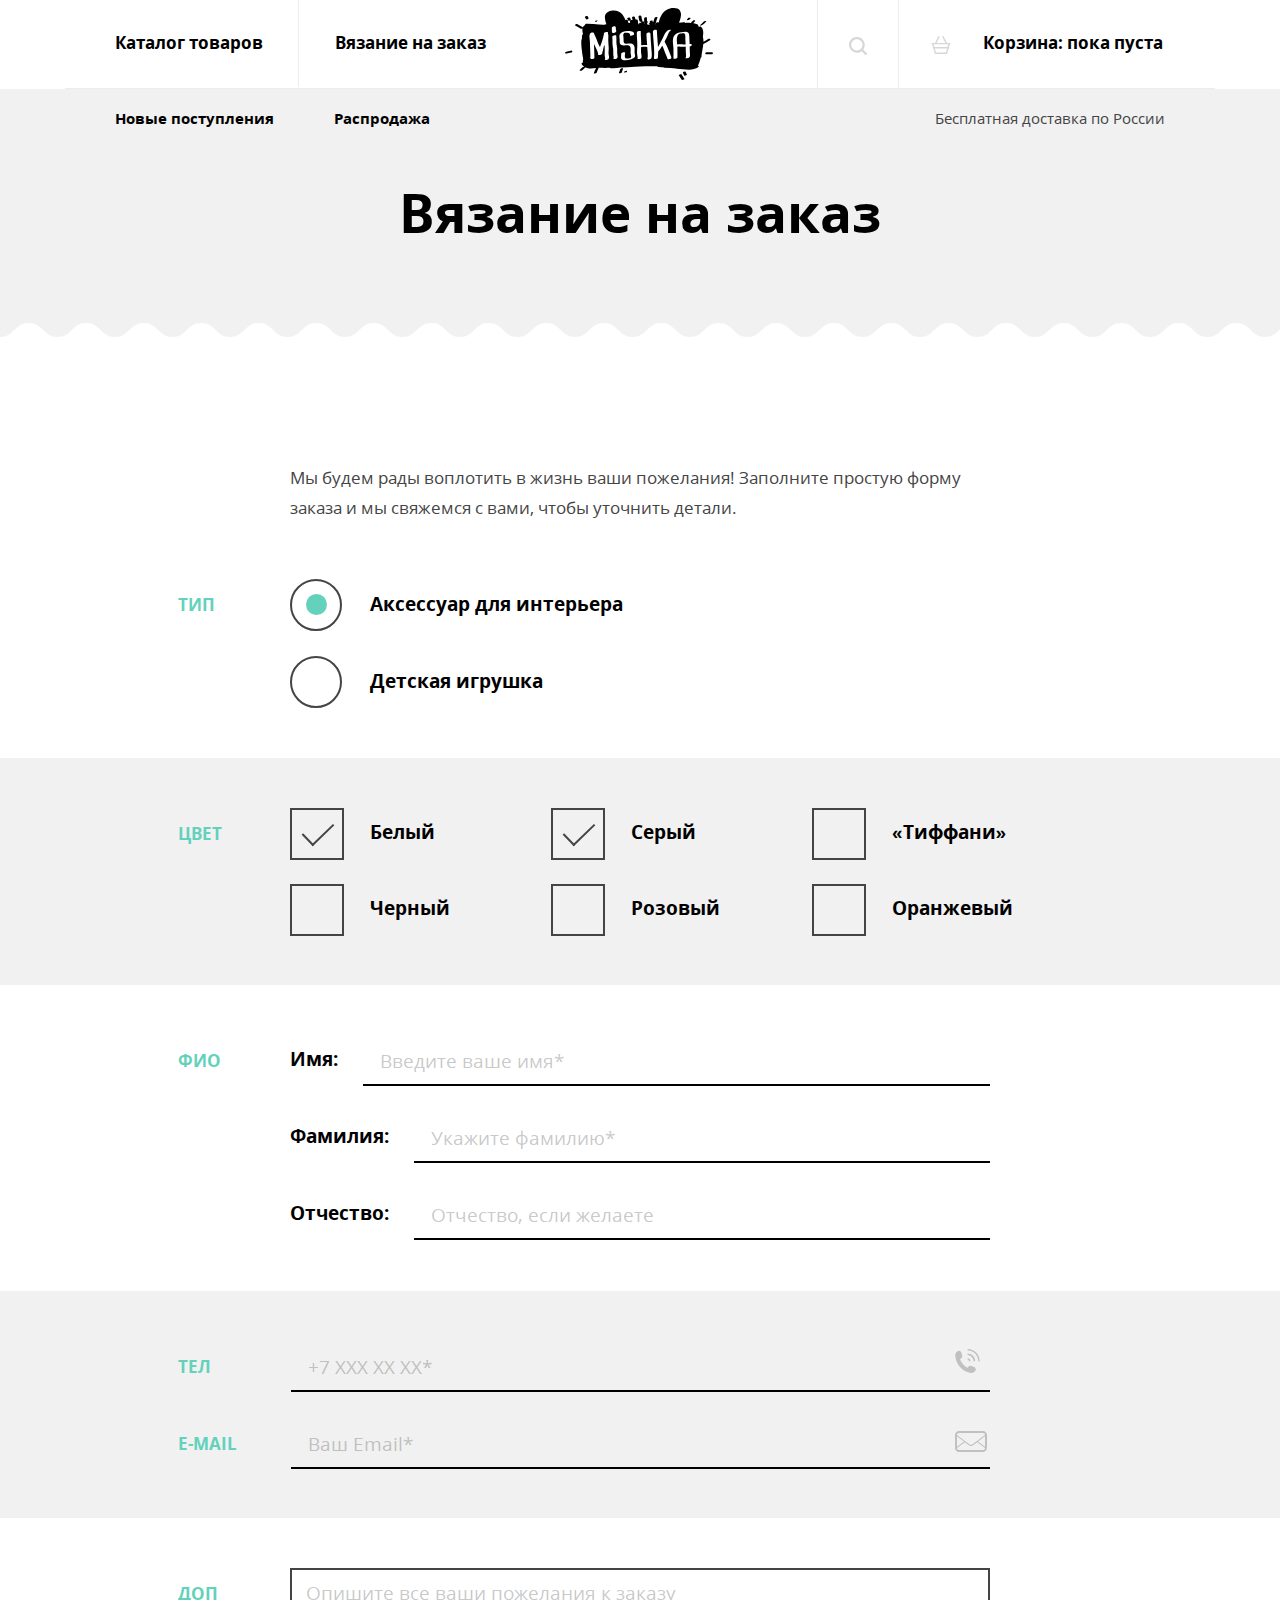
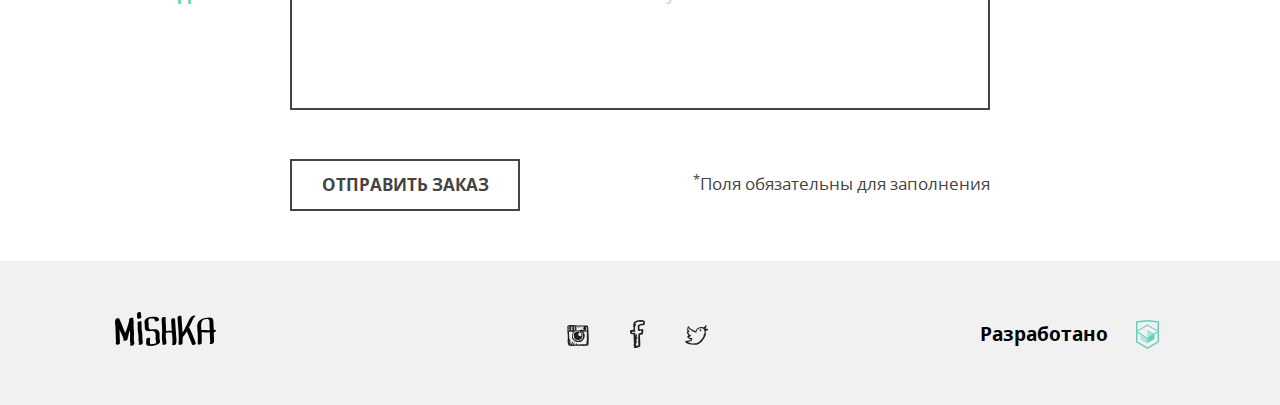
<file: mishka/form.html>
<!DOCTYPE html>
<html lang="ru">
  <head>
    <meta charset="utf-8">
    <meta name="viewport" content="width=device-width,initial-scale=1">
    <title>Mishka: форма заказа</title>
    <link rel="preload" href="fonts/opensans.woff2" as="font">
    <link rel="preload" href="fonts/opensans.woff" as="font">
    <link rel="preload" href="fonts/opensansbold.woff2" as="font">
    <link rel="preload" href="fonts/opensansbold.woff" as="font">
    <link rel="stylesheet" href="css/style.min.css">
  </head>
  <body>
    <div style="display:none">
      <svg xmlns="http://www.w3.org/2000/svg" xmlns:xlink="http://www.w3.org/1999/xlink"><symbol id="s-htmlacademy" viewbox="0 0 60 60"><path d="M30.2 5h-.2l-19.7 2.1v36.2l19.7 11.7 19.7-11.7v-36.2l-19.5-2.1zm17 36.8l-17.2 10.2-17.2-10.2v-14.8l17.1 10.2v1.8l-11.7-7v1.8l11.8 7.1v1.9l-11.8-7v1.8l11.8 7 11.9-7.1v-7.6l5.3-3.2v15.1zm-.1-17l-4.7 2.8-2.2 1.3-10.3-6.1v1.8l8.8 5.3h-.1l-.2.1-1.3.7-7.3-4.3v1.8l5.8 3.4-1.4.9-4.3-2.6v1.8l2.9 1.7-2.9 1.7-17-10.1 17-10.2 17.2 10zm.1-1.8l-17.3-10.2-17.1 10.2v-13.6l17.2-1.8 17.2 1.8v13.6z"></path></symbol><symbol id="s-icon-cart" viewbox="264.205 370.961 20.294 18.849">
  <path d="M283.75,378.19h-3.151l-3.407-6.814c-0.185-0.37-0.634-0.52-1.006-0.335 c-0.371,0.186-0.521,0.636-0.335,1.006l3.071,6.143h-9.138l3.072-6.143c0.185-0.371,0.035-0.821-0.335-1.006 c-0.37-0.185-0.821-0.035-1.006,0.335l-3.407,6.814h-3.151c-0.414,0-0.75,0.336-0.75,0.75s0.336,0.75,0.75,0.75h0.157l0.855,2.991 c-0.187,0.137-0.316,0.347-0.316,0.595c0,0.396,0.309,0.71,0.697,0.739l1.656,5.795h12.697l1.656-5.795 c0.388-0.028,0.698-0.344,0.698-0.739c0-0.249-0.129-0.459-0.316-0.596l0.854-2.991h0.157c0.414,0,0.75-0.336,0.75-0.75 S284.164,378.19,283.75,378.19z M279.569,388.311h-10.433l-1.224-4.284h12.881L279.569,388.311z M281.222,382.526h-13.739 l-0.81-2.836h15.359L281.222,382.526z"></path>
</symbol><symbol id="s-icon-fb" viewbox="56.519 49.996 14.962 27.718">
  <g id="facebook">
    <g>
      <path d="M68.181,55.188c1.026,0.029,1.993,0,2.681-0.3c0.391-0.818,0.556-1.854,0.619-2.989 c-0.19-0.015-0.062-0.337-0.207-0.399c-0.029-0.202-0.278-0.195-0.309-0.398c-0.277-0.165-0.457-0.422-0.723-0.598 c-0.727-0.162-1.44-0.335-2.164-0.499c-0.849,0.044-1.895-0.103-2.58,0.1c-2.619-0.04-3.997,1.12-5.259,2.392 c-0.023,0.078-0.003,0.197-0.105,0.199c-0.574,1.587-0.125,3.621-0.204,5.581c0.099,0.436,0.107,0.958,0.204,1.395 c-0.998,0.296-2.212,0.387-3.402,0.499c-0.317,0.324-0.178,1.089-0.206,1.693c0.085,0.583,0.278,1.06,0.413,1.595 c0.211,0.193,0.596,0.396,0.825,0.498c0.065,0.029,0.071,0.082,0.103,0.1c0.506,0.268,1.451,0.008,2.268,0.1 c-0.136,1.978,0.256,3.915,0,5.68c0.007,0.327,0.295,0.382,0.208,0.798c-0.001,0.963-0.067,1.99,0.208,2.69 c-0.287,0.455-0.497,0.982-0.415,1.794c0.122,0.016,0.114,0.157,0.105,0.299c-0.075,0.47,0.643,0.175,0.515,0.698 c0.162,0.456-0.428,0.184-0.413,0.498v0.896c0.53,0.285,1.462,0.182,2.268,0.199c0.908-0.419,2.188-0.479,2.785-1.196 c0.459,0.235,0.916-0.014,1.238-0.199c-0.018-0.315,0.273-0.333,0.205-0.698c-0.004-0.328-0.173-0.496-0.103-0.896V71.83 c-0.206-2.293-0.048-4.938-0.309-7.176c0.888-0.105,1.917-0.075,2.578-0.398c0.357-0.451,0.377-1.23,0.516-1.895 c0.177-0.226,0.221-0.583,0.206-0.996c0.19-0.213,0.068-0.729,0.104-1.096c-0.141-0.595-0.168-1.3-0.825-1.39 c-0.884-0.235-2.043,0.595-2.991,0.299c0.049-1.134-0.293-2.342,0-3.388C66.761,55.609,67.461,55.39,68.181,55.188z M64.363,59.971c0.117,0.254,0.254,0.486,0.414,0.698c0.079,0.022,0.203,0.003,0.205,0.101c1.192,0.056,2.199-0.069,3.096-0.299 c0,0.998-0.271,1.733-0.518,2.492c-0.662,0.045-1.467,0.3-1.958,0.198c-0.276,0.165-0.372,0.506-0.62,0.698 c-0.049,0.441,0.142,0.495,0,0.797c-0.201,0.137-0.055,0.611-0.205,0.796v1.496c0.085,0.281-0.146,0.258-0.104,0.497v3.488 c-0.085,0.281,0.146,0.258,0.104,0.498v2.989c0.063,0.271-0.132,0.791,0.103,0.896c-0.07,0.364-0.412-0.021-0.824,0.1 c-0.528,0.122-0.926,0.369-1.548,0.4c0.117-0.353,0.32-0.622,0.311-1.097c0.049-0.381-0.365-0.312-0.516-0.49 c0.193-0.644,0.562-1.117,0.722-1.793c0.197-0.515,0.714-1.298,0.31-1.794c-0.522-0.105-0.521,0.293-0.826,0.398 c-0.022,0.077-0.002,0.196-0.103,0.199c-0.023,0.077-0.003,0.196-0.103,0.199c0.01,0.12-0.151,0.062,0,0 c0.022-0.078,0.002-0.197,0.103-0.199c0.023-0.077,0.002-0.197,0.103-0.199v-0.299c0.368-0.575,0.67-1.214,0.826-1.993 c0.191-0.28,0.283-0.656,0.412-0.997c0.156-0.262,0.34-0.869,0.104-1.195c-0.517,0.033-0.796,0.295-0.93,0.697 c-0.32-0.189,0.161-0.434,0.104-0.697c0.138-0.231,0.169-0.566,0.309-0.797c0.202-0.413,0.564-1.304,0-1.596 c-0.438-0.023-0.612,0.207-0.723,0.498c-0.214,0.191-0.43,0.383-0.516,0.698c-0.373-0.07-0.143-0.727-0.206-1.097 c-0.067-0.52,0.122-0.899,0-1.195c-0.56-0.799-2.026-0.105-3.197-0.299c-0.108-0.307-0.222-0.984-0.104-1.195 c1.045-0.088,2.479,0.201,3.197-0.199c0.024-0.078,0.003-0.197,0.104-0.199c0.094-0.723-0.271-1-0.515-1.396 c0.232-0.806,0.04-2.02,0.104-2.989c0.233-0.141,0.328-0.414,0.515-0.598c0.112-0.955,0.673-1.476,0.722-2.49 c-0.273,0.001-0.607-0.055-0.619,0.199c-0.302-0.114-0.382,0.479-0.515,0.199c-0.112-0.541,0.246-0.626,0.309-0.997 c0.599-0.418,1.212-0.82,1.856-1.195c1.741-0.244,4.648-0.449,6.086,0.198c0.051,0.616-0.287,0.854-0.207,1.496h-1.546 c-1.092,0.24-1.987,0.672-2.991,0.997c-0.24,0.066-0.276,0.331-0.516,0.398c-0.036,0.396-0.225,0.646-0.311,0.996 C64.182,57.424,64.394,58.582,64.363,59.971z"></path>
    </g>
  </g>
</symbol><symbol id="s-icon-insta" viewbox="53.115 53.19 21.769 21.334">
  <g id="instagram">
    <g>
      <path d="M74.881,65.336c-0.013-2.395-0.344-4.788-0.303-7.135c-0.023-0.788-0.086-1.535-0.152-2.278 c-0.105-0.3-0.111-0.699-0.152-1.062c-0.26-0.17-0.222-0.64-0.456-0.835c-0.423-0.233-1.201-0.114-1.744-0.22 c-0.657-0.026-1.254-0.115-1.899-0.153c-1.936-0.101-3.973-0.076-5.996-0.076c-2.001,0-3.954-0.145-5.695-0.379h-2.202 c-0.097,0.004-0.105,0.098-0.227,0.076c-0.599,0.034-1.077,0.188-1.595,0.303c-0.21,0.119-0.421,0.235-0.683,0.304 c-0.136,0.192-0.513,0.145-0.607,0.379c-0.186,0.212,0.185,0.451,0,0.607v0.911c0.173,0.13,0.027,0.58,0.075,0.835v0.987 c-0.017,1.281,0.134,2.397,0.076,3.72c0.467,2.762,0.374,6.537,0.076,9.413c0.155,0.579,0.363,1.105,0.455,1.746 c0.256,0.479,0.335,1.133,0.683,1.52c0.502,0.206,1.233,0.186,1.898,0.229c0.383,0.098,0.667,0.293,1.14,0.30 c2.843-0.21,5.496-0.154,8.427-0.229c2.704,0.24,5.802,0.188,8.275-0.228c0.195-0.134,0.128-0.529,0.228-0.76 c-0.056-0.385,0.207-0.449,0.228-0.759C74.862,70.157,74.895,67.763,74.881,65.336z M61.899,59.111 c0.757-0.153,1.48-0.341,2.429-0.304c0.71,0.076,1.287,0.283,1.897,0.456c0.116,0.184-0.243,0.547,0.153,0.684v0.076 c0.059,0.017,0.149,0.002,0.151,0.076c0.445,0.035,0.794,0.167,1.063,0.379c0.45,0.055,0.536,0.476,1.138,0.3 c-0.091,0.213-0.084,0.524-0.075,0.835c0.324,1.183,0.475,2.81,0.303,4.252c-0.164,0.163-0.215,0.442-0.303,0.683 c-0.311,0.322-0.481,0.785-0.836,1.062c-0.095,0.236-0.25,0.408-0.454,0.533c-0.116,0.213-0.206,0.452-0.457,0.53 c-0.298,0.163-0.577,0.011-0.834-0.076c-0.446,0.162-0.904,0.312-1.215,0.607c-0.816-0.096-1.648-0.175-2.43-0.304 c-0.242-0.139-0.487-0.273-0.835-0.305c-0.227-0.204-0.496-0.364-0.836-0.455c-0.101-0.127-0.337-0.118-0.455-0.229 c-0.198-0.029-0.229-0.227-0.456-0.229c-0.118-0.412-0.443-0.618-0.532-1.062c-0.226-0.331-0.308-0.805-0.455-1.215 c-0.043-1.434,0.091-2.692,0.379-3.796c0.346-0.591,0.779-1.094,1.138-1.67c0.249,0.021,0.365-0.09,0.38-0.304 c0.306,0.053,0.434-0.072,0.684-0.075C61.698,59.568,61.71,59.251,61.899,59.111z M60.229,56.378 c-0.117-0.263-0.066-0.691-0.075-1.062c-0.007-0.285,0.278-0.279,0.304-0.532c-0.003-0.074-0.093-0.059-0.152-0.076 c0.126-0.146,0.701-0.097,0.834,0c0.132,0.537-0.354,0.455-0.531,0.684c0.011,0.167,0.322,0.032,0.456,0.076 c0.029,0.854-0.059,1.496,0,2.202h-0.456c-0.007,0.234,0.229,0.226,0.456,0.228c-0.059,0.286,0.092,0.363,0.075,0.607 c-0.226,0.153-0.716,0.042-1.062,0.075C59.975,57.986,60.313,57.205,60.229,56.378z M59.546,54.784 c0.088-0.013,0.134,0.016,0.151,0.076c0.179,0.253,0.01,0.683-0.076,0.911C59.448,55.592,59.595,55.089,59.546,54.784z M59.698,56.606c-0.132-0.069-0.168-0.237-0.152-0.456C59.678,56.221,59.713,56.388,59.698,56.606z M59.698,57.973 c-0.058,0.139-0.082-0.045-0.076-0.152C59.68,57.682,59.703,57.866,59.698,57.973z M59.546,58.201 c0.175-0.024,0.084,0.219,0.228,0.227c-0.009,0.193-0.283,0.179-0.38,0.077C59.433,58.393,59.507,58.312,59.546,58.201z M57.192,56.985c0.006-0.108,0.013-0.214-0.076-0.228c-0.073-0.733,0.13-1.415,0-1.973c0.25-0.155,0.769-0.042,1.139-0.077v1.139 c-0.088,0.064-0.203,0.101-0.379,0.077c-0.054,0.28,0.324,0.131,0.379,0.304c0.008,0.853-0.056,1.777,0.152,2.429 c-0.565-0.059-0.906,0.107-1.442,0.076c0.097-0.612-0.019-1.435,0.531-1.594C57.484,56.997,57.239,57.091,57.192,56.985z M56.661,56.985c-0.204,0.021-0.217-0.534-0.077-0.607C56.912,56.384,56.833,56.879,56.661,56.985z M56.509,57.973 c0.077-0.312,0.034-0.304,0.075-0.683C56.812,57.303,56.844,58.06,56.509,57.973z M56.737,55.923 c-0.263,0.054-0.273-0.266-0.153-0.38C56.847,55.49,56.856,55.81,56.737,55.923z M56.737,54.784 c0.033,0.159-0.052,0.201-0.076,0.304c-0.176,0.023-0.084-0.219-0.229-0.229C56.457,54.757,56.623,54.797,56.737,54.784z M56.509,58.505c0.148-0.031,0.11,0.345-0.076,0.227C56.473,58.67,56.512,58.608,56.509,58.505z M55.825,54.784 c0.029,0.259-0.438,0.32-0.379,0H55.825z M54.838,54.86c-0.034,0.219-0.326,0.179-0.379,0.379 C54.245,55.069,54.543,54.771,54.838,54.86z M54.383,55.619c0.226-0.205,0.451-0.41,0.684-0.607 c-0.021-0.123,0.071-0.131,0.076-0.228h0.229c0.102,0.381-0.261,0.296-0.305,0.531c0.021,0.122-0.072,0.131-0.075,0.227 c0.02,0.335,0.121,0.588,0.075,0.988c-0.27,0.008-0.276,0.28-0.607,0.227C54.482,56.329,54.325,56.083,54.383,55.619z M54.459,58.884V57.29c0.195-0.185,0.396-0.364,0.607-0.532c0.295,0.489,0.179,1.392,0.455,1.897 C55.246,58.812,54.771,58.766,54.459,58.884z M72.68,69.968c-0.109,0.954-0.158,1.968-0.379,2.809 c-2.89,0.123-6.02,0.005-8.883,0.153c-0.199,0.045-0.273-0.031-0.229-0.229c-0.253,0-0.258,0.247-0.531,0.229 c0.201-0.336,0.438-0.898,0.151-1.291c-0.797,0.013-0.797,0.821-1.138,1.291c-0.686-0.053-1.137,0.127-1.823,0.075 c0.18-0.705,0.75-1.021,0.911-1.745c-0.395-0.55-0.989,0.138-1.214,0.455c-0.204,0.48-0.557,0.81-0.76,1.29H57.8 c0.238-0.469,0.489-0.926,0.759-1.366c0.171-0.512,0.625-0.741,0.683-1.367c-0.157-0.28-0.42-0.029-0.683,0 c-0.123,0.182-0.272,0.335-0.38,0.531c-0.232,0.376-0.501,0.714-0.684,1.14c-0.181,0.208-0.335,0.003-0.53,0.227 c-0.389,0.271-0.581,0.736-0.988,0.987c-0.174-0.06,0.039-0.356,0.153-0.38c0.045-0.181-0.096-0.55,0.075-0.607 c0.063-0.366,0.212-0.647,0.379-0.91c0.119-0.742,0.521-1.199,0.684-1.898c-0.559,0.099-0.674,0.643-0.988,0.987 c-0.212,0.445-0.542,0.772-0.683,1.291c-0.174-0.131-0.028-0.58-0.076-0.836c0.122-0.586,0.298-1.119,0.38-1.746 c0.133-0.22,0.173-0.535,0.228-0.834c0.168-0.209,0.046-0.61-0.077-0.761c-0.226,0.027-0.374,0.133-0.455,0.304 c-0.192-0.032-0.193,0.506-0.304,0.304c-0.045-2.587-0.451-4.812-0.456-7.438c0.026-0.331-0.183-0.424-0.228-0.685 c1.629,0.028,3.121,0.091,4.783,0.229c-0.089,0.139-0.199,0.257-0.304,0.379c-0.144,0.07-0.226,0.173-0.378,0.304 c-0.604,1.653-0.975,3.984-0.607,6.15c0.229,0.58,0.589,1.029,0.986,1.441c0.907,0.485,1.635,1.149,2.506,1.671 c1.701,0.361,3.84,0.369,5.541,0c0.236-0.12,0.484-0.226,0.685-0.38c1.364-1.242,2.753-2.459,2.961-4.859v-1.367 c-0.197-1.598-0.688-2.905-1.747-3.644c0.331-0.22,1.099,0.043,1.67,0.076c0.223,0.013,0.447,0.014,0.684,0 c0.408-0.024,0.928-0.055,1.443,0c0.144,0.187,0.113,0.544,0.228,0.76c-0.062,1.684-0.192,3.3-0.152,5.087 c0.103,0.454,0.127,0.986,0.229,1.441C73.046,68.209,72.9,69.126,72.68,69.968z M73.059,58.808 c-0.639-0.12-1.232-0.284-1.897-0.379c0.072-0.333,0.799-0.01,0.987-0.228c0.385-0.223,0.295-0.92,0.304-1.51 c0.032-0.348,0.114-0.644,0.076-1.063c-0.401-0.951-1.783-0.421-2.886-0.455c-0.225,0.718-0.47,1.8-0.304,2.657 c0.169,0.49,1.024,0.292,1.519,0.456c-0.14,0.332-0.688,0.057-0.987,0.076c-0.296-0.083-0.707-0.052-0.986-0.151 c-2.285,0.078-4.284,0.004-6.529,0.151c0.117-1.248,0.063-2.465-0.076-3.645h3.112c-0.344,0.364-0.912,0.507-1.29,0.835 c-0.44,0.244-0.861,0.505-1.139,0.911c0.249,0.134,0.535-0.245,0.759-0.379c0.355-0.074,0.479-0.381,0.835-0.455 c0.423-0.438,1.096-0.625,1.67-0.912c0.378-0.022,0.697,0.013,0.987,0.077c1.283,0.007,2.456,0.126,3.796,0.076 c0.614,0.145,1.45,0.069,1.974,0.304c0.107,0.298,0.231,0.579,0.305,0.911C73.297,57.071,73.14,57.901,73.059,58.808z M67.214,55.088C67.324,55.041,67.205,54.996,67.214,55.088L67.214,55.088z M67.214,55.088c-0.529,0.154-1.019,0.348-1.367,0.682 C66.331,55.572,66.906,55.464,67.214,55.088z M68.276,55.695C68.387,55.648,68.269,55.604,68.276,55.695L68.276,55.695z M66.53,56.606c0.727-0.158,1.181-0.591,1.746-0.911c-0.437,0.019-0.592,0.32-0.987,0.379 C67.074,56.291,66.689,56.334,66.53,56.606z M65.847,55.771C65.736,55.818,65.854,55.863,65.847,55.771L65.847,55.771z M65.164,56.378C65.274,56.332,65.156,56.286,65.164,56.378L65.164,56.378z M65.089,56.454c0.063,0.014,0.07-0.03,0.075-0.076 C65.1,56.364,65.092,56.408,65.089,56.454z M65.012,56.53c0.064,0.014,0.072-0.03,0.077-0.076 C65.022,56.441,65.017,56.483,65.012,56.53z M64.178,57.138c0.346-0.134,0.613-0.348,0.834-0.607 C64.664,56.664,64.397,56.878,64.178,57.138z M66.454,58.125c0.533-0.049,0.749-0.416,1.215-0.531 c0.284-0.298,0.784-0.381,0.987-0.76c-0.56,0.023-0.766,0.399-1.216,0.531C67.156,57.662,66.689,57.778,66.454,58.125z M64.178,57.138C63.861,57.064,64.162,57.365,64.178,57.138L64.178,57.138z M63.645,57.517c0.021,0.021,0.115-0.037,0.076-0.077 C63.7,57.42,63.605,57.478,63.645,57.517z M66.454,58.125C66.344,58.172,66.461,58.216,66.454,58.125L66.454,58.125z M65.314,59.946c-0.223-0.231-0.676-0.233-0.986-0.379c-0.697-0.038-1.223,0.093-1.746,0.229c-0.304,0.151-0.607,0.304-0.91,0.454 c-0.266,0.166-0.444,0.417-0.76,0.532c-0.205,0.225-0.352,0.51-0.684,0.607c-0.004,0.223-0.173,0.281-0.304,0.379 c-0.089,0.115-0.094,0.312-0.227,0.381c-0.007,0.12,0.036,0.29-0.076,0.303c0.108,1.512,0.291,2.948,0.683,4.177 c0.287,0.623,0.975,0.846,1.442,1.29c0.589,0.297,1.328,0.444,2.126,0.531c0.277-0.052,0.553-0.105,0.911-0.076 c1.209-0.209,2.098-0.736,2.81-1.441c0.1-0.281,0.252-0.508,0.455-0.684c-0.254-0.671,0.293-1.098,0.455-1.59 c0.002-1.344-0.201-2.48-0.607-3.415c-0.256-0.579-0.92-0.751-1.366-1.139c-0.059-0.018-0.15-0.003-0.151-0.077 C66.11,59.892,65.646,59.789,65.314,59.946z M61.899,64.273c-0.113-0.063-0.109-0.244-0.152-0.379 C62.003,63.816,61.865,64.131,61.899,64.273z M61.975,64.578c0.041-0.117,0.079-0.006,0.076,0.075 C62.011,64.771,61.972,64.658,61.975,64.578z M62.431,62.527c0.015-0.086,0.075-0.042,0.075,0 C62.492,62.614,62.431,62.57,62.431,62.527z M64.101,60.402c-0.203,0.258,0.041,0.576,0.077,0.836 C63.873,61.199,63.604,60.351,64.101,60.402z M64.48,64.35c-0.04-0.038,0.055-0.097,0.076-0.076 C64.596,64.312,64.502,64.371,64.48,64.35z M65.239,67.234c0.034-0.109,0.066,0.008,0.152,0 C65.373,67.331,65.241,67.311,65.239,67.234z M67.44,64.653c-0.233-0.057-0.145,0.208-0.379,0.152 c0.069-0.159,0.118-0.338,0.229-0.455C67.424,64.369,67.462,64.48,67.44,64.653z M66.303,60.857 c0.211,0.119,0.441,0.217,0.606,0.381c0.085,0.219,0.243,0.363,0.38,0.529c0.058,0.778,0.179,1.492,0.151,2.354 c-0.257,0.099-0.438,0.271-0.683,0.381c-0.78-0.006-1.358-0.212-1.897-0.456c-0.171-0.259-0.355-0.505-0.532-0.759v-1.062 c0.17-0.185,0.319-0.391,0.456-0.607c0.228-0.127,0.508-0.201,0.454-0.607c-0.038-0.062-0.078-0.124-0.075-0.229 c0.158,0.045,0.245,0.159,0.379,0.229C65.865,61.028,65.952,60.811,66.303,60.857z"></path>
      </g>
    </g>
  </symbol><symbol id="s-icon-interior" viewbox="-259.404 -19.675 40.219 62.411">
  <g>
    <path d="M-244.227,18.283c-0.286,0.966-0.245,2.191,0.027,3.639c0.494,2.635,1.687,6.041,2.358,9.67h5.062 c0.696-3.641,1.949-7.05,2.471-9.683c0.287-1.445,0.33-2.66,0.041-3.617c-0.275-0.899-0.89-1.618-2.021-2.303h-5.997 C-243.361,16.668-243.96,17.38-244.227,18.283z"></path>
    <path d="M-232.395,38.278h-13.799c-1.293,0-2.299,0.976-2.299,2.229v2.229h2.299h13.799h2.299v-2.229 C-230.096,39.254-231.102,38.278-232.395,38.278z"></path>
    <path d="M-225.262-17.446h-11.732c0-1.244-1.015-2.229-2.3-2.229c-1.283,0-2.3,0.985-2.3,2.229h-11.737l-6.073,25.517 c0.794-0.461,1.589-0.992,2.632-0.992c1.359,0,2.243,0.818,2.924,1.375c0.682,0.557,1.162,0.849,1.447,0.849 c0.292,0.001,0.769-0.287,1.451-0.836c0.681-0.548,1.564-1.358,2.915-1.358c1.349,0,2.237,0.806,2.919,1.354 c0.684,0.549,1.161,0.84,1.451,0.84c0.146,0,0.338-0.073,0.58-0.214c0.242-0.141,0.53-0.353,0.872-0.626 c0.512-0.411,1.139-0.967,1.99-1.218c0.284-0.085,0.593-0.136,0.93-0.136c1.347,0,2.238,0.805,2.92,1.354 c0.683,0.548,1.159,0.84,1.451,0.84c0.287-0.002,0.766-0.296,1.445-0.85c0.684-0.554,1.571-1.367,2.925-1.367 c1.356,0,2.239,0.817,2.919,1.371c0.342,0.276,0.631,0.489,0.872,0.631c0.24,0.143,0.431,0.214,0.575,0.214 c0.288,0,0.762-0.293,1.442-0.854c0.68-0.559,1.567-1.384,2.929-1.384c1.044,0,1.839,0.533,2.632,0.997L-225.262-17.446z"></path>
    <path d="M-235.881,33.82h-6.864c-0.657,0-1.15,0.479-1.15,1.115c0,0.635,0.493,1.113,1.15,1.113h6.9c0.655,0,1.15-0.479,1.15-1.113 c0-0.636-0.495-1.115-1.15-1.115H-235.881z"></path>
    <path d="M-239.295,9.336c-0.146,0-0.338,0.074-0.58,0.213c-0.157,0.094-0.37,0.261-0.57,0.41v3.731h2.299V9.959 C-238.651,9.581-239.054,9.336-239.295,9.336z"></path>
  </g>
</symbol><symbol id="s-icon-left-arrow" viewbox="0 0 50 26.003">
  <polygon points="50,11.002 7.659,11.002 15.833,2.828 13.005,0 0,12.998 0.003,13.001 0,13.005 13.005,26.003 15.833,23.175 7.661,15.002 50,15.002 "></polygon>
</symbol><symbol id="s-icon-mail" viewbox="0 0 32 32">
  <path id="mail" d="M28,5H4C1.791,5,0,6.792,0,9v13c0,2.209,1.791,4,4,4h24c2.209,0,4-1.791,4-4V9 C32,6.792,30.209,5,28,5z M2,10.25l6.999,5.25L2,20.75V10.25z M30,22c0,1.104-0.898,2-2,2H4c-1.103,0-2-0.896-2-2l7.832-5.875 l4.368,3.277c0.533,0.397,1.166,0.6,1.8,0.6c0.633,0,1.266-0.201,1.799-0.6l4.369-3.277L30,22L30,22z M30,20.75l-7-5.25l7-5.25 V20.75z M17.199,18.602c-0.35,0.263-0.763,0.4-1.199,0.4s-0.851-0.139-1.2-0.4L10.665,15.5l-0.833-0.625L2,9.001V9 c0-1.103,0.897-2,2-2h24c1.102,0,2,0.897,2,2L17.199,18.602z"></path>
</symbol><symbol id="s-icon-phone" viewbox="0 0 24.829 24.333">
  <g>
    <g id="UrwUhy_2_">
      <g>
        <path d="M17.321,24.333c-0.371,0-0.744,0-1.115,0c-4.904-0.58-8.497-2.857-11.11-5.772C2.473,15.637,0.402,11.875,0,6.817 c0-0.453,0-0.906,0-1.358c0.091-0.921,0.544-1.55,1.067-2.086c0.65-0.666,1.63-1.522,2.522-1.553 c0.659-0.022,1.78,0.451,2.232,1.066c0.388,0.53,0.595,1.59,0.775,2.378c0.185,0.797,0.6,1.95,0.485,2.717 C6.905,9.177,5.317,9.684,4.85,10.553c1.551,3.721,4.089,6.456,7.472,8.345c0.847-0.465,1.595-1.864,2.767-1.892 c0.428-0.012,0.972,0.209,1.406,0.34c0.477,0.143,0.891,0.326,1.311,0.484c0.705,0.266,1.957,0.621,2.378,1.213 c0.433,0.61,0.681,1.608,0.581,2.231C20.571,22.508,18.538,23.877,17.321,24.333z"></path>
      </g>
    </g>
    <path d="M12.529,1.528c5.949,0,10.771,4.822,10.771,10.771h1.529C24.829,5.507,19.323,0,12.529,0V1.528z"></path>
    <path d="M12.529,9.327v1.552c0.785,0,1.421,0.636,1.421,1.42h1.553C15.502,10.657,14.172,9.327,12.529,9.327z"></path>
    <path d="M12.529,6.246c3.345,0,6.056,2.71,6.056,6.054h1.588c0-4.22-3.422-7.641-7.644-7.641V6.246z"></path>
  </g>
</symbol><symbol id="s-icon-play" viewbox="247.3 382.56 100.678 76.891">
  <g>
    <g>
      <path fill="#63D1BB" d="M344.255,400.708c0,0-0.92-7.008-3.785-10.078c-3.632-4.041-7.674-4.066-9.541-4.297 c-13.326-1.023-33.303-1.023-33.303-1.023h-0.051c0,0-19.978,0-33.304,1.023c-1.867,0.23-5.908,0.256-9.54,4.297 c-2.84,3.096-3.786,10.078-3.786,10.078s-0.896,8.211-0.896,16.422v7.699c0,8.21,0.947,16.421,0.947,16.421 s0.921,7.009,3.785,10.078c3.632,4.041,8.364,3.913,10.487,4.349c7.622,0.767,32.356,1.022,32.356,1.022 s20.003-0.025,33.329-1.048c1.867-0.23,5.908-0.256,9.54-4.298c2.84-3.069,3.786-10.078,3.786-10.078s0.946-8.21,0.946-16.421 v-7.699C345.202,408.919,344.255,400.708,344.255,400.708z"></path>
      <path fill="#FFFFFF" d="M297.614,459.449h-0.016c-1.015-0.011-24.946-0.266-32.604-1.037l-0.14-0.014l-0.137-0.028 c-0.271-0.056-0.668-0.107-1.126-0.167c-2.503-0.328-7.159-0.938-10.839-5.019c-3.354-3.616-4.377-10.771-4.483-11.576 l-0.005-0.043c-0.039-0.342-0.965-8.463-0.965-16.736v-7.699c0-8.266,0.875-16.378,0.912-16.72l0.009-0.071 c0.108-0.802,1.155-7.928,4.474-11.557c3.996-4.439,8.531-4.899,10.712-5.121c0.192-0.02,0.37-0.037,0.529-0.058l0.126-0.013 c13.277-1.019,33.312-1.031,33.514-1.031h0.051c0.201,0,20.236,0.013,33.514,1.031l0.126,0.013 c0.159,0.021,0.337,0.038,0.529,0.058c2.179,0.221,6.71,0.682,10.704,5.112c3.354,3.616,4.377,10.771,4.483,11.577l0.005,0.043 c0.039,0.342,0.965,8.459,0.99,16.753v7.708c0,8.273-0.926,16.395-0.965,16.736l-0.007,0.053 c-0.108,0.805-1.156,7.953-4.478,11.562c-3.994,4.435-8.527,4.896-10.707,5.117c-0.193,0.02-0.371,0.037-0.53,0.057l-0.126,0.013 c-13.276,1.02-33.334,1.057-33.535,1.058L297.614,459.449L297.614,459.449z M265.67,452.952 c7.477,0.729,31.216,0.989,31.968,0.997c0.657-0.001,20.135-0.049,33.047-1.036c0.178-0.021,0.371-0.041,0.58-0.062 c1.836-0.186,4.608-0.468,7.186-3.335l0.026-0.029c1.825-1.974,2.853-6.928,3.075-8.552c0.059-0.514,0.926-8.358,0.926-16.08 v-7.699c-0.023-7.76-0.896-15.627-0.951-16.109c-0.32-2.382-1.434-6.789-3.066-8.539l-0.035-0.038 c-2.577-2.868-5.351-3.149-7.186-3.336c-0.209-0.021-0.402-0.041-0.58-0.062c-13.066-0.998-32.834-1.011-33.033-1.011h-0.051 c-0.198,0-19.967,0.013-33.033,1.011c-0.177,0.021-0.371,0.041-0.58,0.062c-1.835,0.187-4.607,0.468-7.186,3.336l-0.019,0.021 c-1.828,1.993-2.855,6.924-3.082,8.552c-0.062,0.591-0.875,8.399-0.875,16.089v7.699c0,7.749,0.871,15.598,0.926,16.083 c0.32,2.381,1.433,6.789,3.066,8.539l0.035,0.039c2.322,2.584,5.303,2.975,7.479,3.259 C264.788,452.812,265.246,452.872,265.67,452.952z"></path>
    </g>
  </g>
  <g>
    <polygon fill="#FFFFFF" points="285.733,403.138 285.733,438.846 315.48,420.992 	"></polygon>
  </g>
</symbol><symbol id="s-icon-right-arrow" viewbox="0 0 50 26.003">
  <polygon points="0,11.002 42.341,11.002 34.166,2.828 36.995,0 50,12.998 49.996,13.001 50,13.005 36.995,26.003 34.166,23.175 42.339,15.002 0,15.002 "></polygon>
</symbol><symbol id="s-icon-search" viewbox="-0.8 -0.8 17.6 17.6">
  <path d="M16.47,14.93l-3.415-3.415C14.02,10.226,14.6,8.634,14.6,6.899c0-4.253-3.447-7.699-7.7-7.699 S-0.8,2.646-0.8,6.899s3.446,7.7,7.699,7.7c1.734,0,3.326-0.58,4.613-1.546l3.417,3.416c0.203,0.202,0.418,0.33,0.771,0.33 c0.607,0,1.1-0.492,1.1-1.1C16.8,15.459,16.739,15.2,16.47,14.93z M1.399,6.899c0-3.038,2.462-5.5,5.5-5.5s5.5,2.462,5.5,5.5 s-2.462,5.5-5.5,5.5S1.399,9.938,1.399,6.899z"></path>
</symbol><symbol id="s-icon-toy" viewbox="226.001 226.19 60 59.62">
  <path d="M226.001,269.871l27.438,15.934v-23.346l-27.438-15.94V269.871z M277.347,238.627v2.453 c0,1.817-3.458,3.29-7.73,3.29c-4.266,0-7.727-1.473-7.727-3.29v-4.059h0.024c0.26,1.714,3.604,3.073,7.702,3.073 c4.272,0,7.729-1.474,7.729-3.285c0-1.819-3.457-3.289-7.729-3.289c-0.339,0-0.675,0.01-1.002,0.03l-4.975-2.888v3.086 c0,1.817-3.454,3.29-7.723,3.29c-2.683,0-5.045-0.583-6.433-1.467c-0.196-0.203-0.439-0.401-0.732-0.586 c-0.363-0.381-0.565-0.797-0.565-1.236v-2.986l-4.807,2.792c-0.347-0.017-0.696-0.033-1.054-0.033c-4.267,0-7.727,1.469-7.727,3.289 c0,1.811,3.46,3.285,7.727,3.285c4.099,0,7.446-1.358,7.705-3.073h0.022v4.059c0,1.817-3.455,3.29-7.727,3.29 c-4.267,0-7.727-1.473-7.727-3.29v-2.42l-5.952,3.452l27.531,15.986l27.351-15.882L277.347,238.627z M263.703,248.793 c0,1.817-3.46,3.287-7.727,3.287c-4.269,0-7.729-1.47-7.729-3.287v-4.059h0.024c0.26,1.715,3.603,3.076,7.705,3.076 c4.101,0,7.443-1.361,7.705-3.076h0.021V248.793L263.703,248.793z M258.558,262.666v23.144L286,269.871v-23.144L258.558,262.666z  M255.917,232.762c4.269,0,7.723-1.47,7.723-3.286c0-1.814-3.454-3.287-7.723-3.287c-4.27,0-7.729,1.472-7.729,3.287 C248.187,231.292,251.647,232.762,255.917,232.762"></path>
</symbol><symbol id="s-icon-twitter" viewbox="52.253 53.771 23.494 20.168">
  <g id="twitter">
    <g>
      <path d="M75.706,57.855c-0.227-0.366-0.909-0.277-1.407-0.371h-1.112c0.142-0.353,0.343-0.646,0.52-0.963 c0.056-0.438,0.254-0.734,0.223-1.26c0.129-0.167,0.176-0.417,0.296-0.593c0.104-0.144,0.242-0.477,0.074-0.667 c-0.051-0.221-0.295-0.249-0.593-0.222c-0.088,0.036-0.169,0.079-0.222,0.148c-0.448,0.433-0.778,1.014-1.261,1.408 c-0.009,0.008-0.062,0-0.074,0c-0.087,0.005-0.033,0.046-0.075,0.074c-0.146,0.098-0.257,0.152-0.369,0.223 c-0.284,0.176-0.547,0.445-0.891,0.519c-0.529-0.211-1.156-0.326-1.852-0.37c-1.157,0.102-2.303,0.215-3.038,0.741 c-0.911,0.35-1.477,1.042-2.149,1.63c-0.049,0.32-0.342,0.398-0.37,0.741c-0.005,0.045-0.012,0.088-0.073,0.074 c0.043,0.241-0.051,0.345-0.074,0.519c-0.001,0.133,0.199,0.431,0,0.52c-0.822-0.12-1.485-0.63-2.149-0.964 c-0.718-0.36-1.468-0.604-2.074-1.111c-0.716-0.322-1.26-0.816-1.778-1.334c-0.208-0.312-0.542-0.496-0.667-0.89 c-0.379-0.164-0.175-0.912-0.741-0.889c-0.315-0.043-0.345,0.199-0.444,0.37c-0.07,0.227-0.361,0.232-0.371,0.519 c-0.004,0.046-0.011,0.088-0.074,0.075c-0.17,1.089-0.527,1.992-0.519,3.26c0.129,0.415,0.35,0.738,0.593,1.038 c-0.418,0.051-0.716,0.222-0.89,0.519c-0.06,1.073,0.378,1.647,0.742,2.297c0.134,0.384,0.352,0.685,0.593,0.963 c0.017,0.229,0.206,0.288,0.296,0.445c0.019,0.105,0.123,0.125,0.149,0.223c-0.04,0.105,0.289,0.18,0.073,0.221 c-0.413,0.131-1.016,0.07-1.259,0.371c-0.109,0.279-0.109,0.833,0,1.111c0.034,0.237,0.282,0.262,0.296,0.519 c0.499,0.417,1.082,0.747,1.631,1.112c0.574,0.166,1.211,0.271,1.852,0.37c-0.102,0.343-0.338,0.551-0.593,0.741 c-0.78,0.381-1.849,0.474-2.742,0.74c-0.555,0.038-0.956,0.23-1.556,0.223c-0.333,0.127-0.854,0.075-1.112,0.223 c-0.122,0.068-0.102,0.096-0.222,0.221c-0.134,0.412,0.111,0.74,0.444,0.89c-0.005,0.253,0.219,0.276,0.371,0.371 c0.089,0.183,0.254,0.29,0.445,0.37c0.544,0.468,1.268,0.759,1.927,1.112c0.83,0.183,1.648,0.376,2.52,0.519 c0.896,0.116,1.901,0.124,2.816,0.222h0.963c0.511,0.132,1.23,0.054,1.853,0.074c0.095-0.102,0.322-0.073,0.519-0.074 c0.522-0.269,1.196-0.385,1.631-0.74c0.574-0.241,0.989-0.642,1.557-0.89c0.866-0.765,1.937-1.324,2.519-2.37 c0.205-0.189,0.351-0.438,0.445-0.74c0.265-0.156,0.385-0.454,0.593-0.667c0.404-0.41,0.706-0.924,1.037-1.40 c0.319-0.496,0.576-1.054,0.89-1.556c-0.01-0.405,0.306-0.484,0.296-0.89c0.193-0.226,0.177-0.662,0.371-0.88 c-0.033-0.255,0.029-0.415,0.074-0.594c0.047-1.281-0.047-2.422-0.297-3.407c0.588-0.155,1.181-0.302,1.631-0.593 C75.418,58.93,75.891,58.533,75.706,57.855z M72.298,61.931c-0.153,0.859-0.615,1.41-1.038,2.001 c0.059,0.379-0.104,0.538-0.073,0.889c-0.158,0.312-0.287,0.652-0.371,1.037c-0.203,0.267-0.332,0.606-0.519,0.89 c-0.366,0.548-0.777,1.051-1.186,1.557c-0.378,0.56-0.912,0.965-1.334,1.481c-0.42,0.493-0.942,0.885-1.407,1.334 c-0.474,0.17-0.89,0.396-1.26,0.667c-0.232,0.09-0.463,0.18-0.667,0.296c-0.177,0.146-0.499,0.145-0.668,0.29 c-1.086,0.147-2.3,0.17-3.555,0.148c-1.031-0.105-2.115-0.159-3.039-0.371c-0.922-0.189-1.511-0.712-2.297-1.037 c0.153-0.242,0.634-0.154,0.963-0.222c0.031-0.166,0.394-0.003,0.444-0.149c0.257,0.06,0.285-0.109,0.52-0.07 c0.563-0.201,1.23-0.302,1.705-0.593c0.282-0.138,0.406-0.434,0.667-0.593c0.033-0.189,0.104-0.341,0.222-0.444 c0.047-0.275,0.201-0.441,0.148-0.815c0.111-0.21,0.299-0.343,0.296-0.667c-0.074-0.147-0.128-0.316-0.296-0.371 c-0.026-0.196-0.377-0.067-0.444-0.222c-0.255,0.032-0.416-0.029-0.593-0.075c-0.154-0.043-0.487,0.092-0.519-0.073 c-0.842-0.023-1.3-0.43-1.853-0.74c0.431-0.262,1.032-0.353,1.333-0.742c0.516-0.076,1.058-0.129,1.112-0.666 c0-0.717-0.771-0.661-1.333-0.815c-0.773-0.66-1.194-1.672-1.779-2.52c0.238-0.157,0.564-0.226,0.741-0.444 c0.454,0.058,0.54-0.251,0.667-0.52c0.019-0.488-0.333-0.605-0.593-0.815c-0.259-0.21-0.475-0.462-0.667-0.74 c-0.003-0.818-0.021-1.652,0.074-2.372c0.063-0.014,0.07,0.029,0.074,0.074c0.227,0.441,0.559,0.775,0.815,1.186 c0.532,0.357,0.925,0.853,1.556,1.112c0.452,0.413,1.108,0.621,1.557,1.038c0.601,0.263,1.158,0.57,1.704,0.889 c0.669,0.194,1.056,0.673,2.001,0.593c0.198-0.098,0.394-0.199,0.593-0.297c0.258-0.456-0.059-1.079,0.147-1.63 c0.255-0.659,0.797-1.031,1.26-1.481c0.29-0.155,0.555-0.335,0.815-0.519c0.347-0.098,0.675-0.216,0.964-0.37 c0.376-0.019,0.713-0.077,1.037-0.148h1.26c0.244,0.052,0.475,0.119,0.74,0.148c0.209,0.137,0.38,0.313,0.666,0.371 c0.789,0.693,1.271,1.696,1.409,3.039C72.175,60.934,72.35,61.323,72.298,61.931z M72.594,56.299 c-0.129,0.34-0.23,0.707-0.593,0.815c-0.017-0.105-0.122-0.125-0.147-0.222c-0.012-0.209,0.209-0.186,0.296-0.296 C72.312,56.511,72.395,56.348,72.594,56.299C72.587,56.209,72.702,56.253,72.594,56.299z M67.11,59.337 c0.163,0.135,0.284,0.31,0.519,0.371c0.101,0.221,0.314,0.327,0.594,0.37c0.047-0.15,0.346-0.049,0.37-0.222 c0.174-0.023,0.166-0.229,0.296-0.297c-0.018-0.55-0.129-1.006-0.37-1.333C67.761,57.803,66.843,58.265,67.11,59.337z"></path>
    </g>
  </g>
</symbol><symbol id="s-logo-footer" viewbox="0 0 101.615 34.056">
  <g>
    <path d="M19.135,21.495c-0.083-2.683-0.51-5.347-0.475-8.035c0.028-2.174,0.389-4.41-0.36-6.495 c0.047-0.237,0.096-0.473,0.14-0.711c0.193-1.045-3.271-0.492-3.813,0.464c-0.343,0.28-0.519,0.615-0.375,0.957 c0.037,0.086,0.069,0.174,0.102,0.261c-0.656,3.204-1.57,6.306-2.621,9.412c-0.402,1.188-0.888,2.349-1.298,3.533 c-0.582-1.104-1.169-2.194-1.643-3.377C7.418,14.071,6.18,10.602,4.505,7.298C4.695,5.77,1.301,5.93,0.632,7.33 c-0.809,1.694-0.705,3.403-0.438,5.214c0.3,2.042,0.353,4.05,0.377,6.111c0.047,3.976,0.358,7.943,0.417,11.919 c-0.354,0.395-0.461,0.881-0.091,1.375c0.162,0.216,0.361,0.382,0.571,0.549c0.904,0.724,3.5,0.107,3.496-1.271 c-0.014-4.123-0.312-8.238-0.42-12.358c-0.011-0.404-0.018-0.807-0.024-1.21c0.057,0.145,0.114,0.29,0.171,0.434 c0.64,1.604,1.31,3.163,2.185,4.654c0.868,1.478,1.303,3.064,1.803,4.677c-0.189,0.217-0.303,0.462-0.233,0.708 c-0.039,0.18,0.07,0.292,0.251,0.36c0.639,0.548,1.841,0.274,2.509-0.007c0.287-0.121,0.561-0.261,0.826-0.424 c0.345-0.212,0.883-0.679,0.729-1.159c-0.03-0.093-0.058-0.186-0.087-0.279c0.47-1.27,0.709-2.589,0.965-3.93 c0.272-1.428,0.782-2.78,1.295-4.133c0.052,0.619,0.106,1.238,0.156,1.855c0.204,2.554,0.033,5.072,0.007,7.626 c-0.008,0.847,0.054,1.633,0.219,2.461c0.068,0.343,0.367,1.808,0.281,1.887c-0.611,0.564-0.433,1.257,0.385,1.437 c0.915,0.201,2.081-0.105,2.77-0.742c1.198-1.106,0.632-2.845,0.361-4.241C18.661,26.501,19.208,23.879,19.135,21.495z"></path>
    <path d="M27.499,22.17c-0.074-1.988-0.765-3.862-0.774-5.872c-0.011-2.305,0.181-4.593-0.155-6.886 c-0.106-0.725-4.056,0.1-3.917,1.05c0.309,2.11,0.197,4.229,0.159,6.354c-0.037,2.044,0.468,3.898,0.73,5.904 c0.269,2.054-0.084,4.157,0.149,6.213c0.109,0.962,0.75,2.743,0.089,3.58c-0.42,0.532,1.469,0.342,1.553,0.326 c0.769-0.142,1.793-0.392,2.304-1.038c0.653-0.828,0.196-2.426,0.053-3.357C27.374,26.385,27.576,24.249,27.499,22.17z"></path>
    <path d="M43.828,18.851c-2.062-2.784-5.889-0.78-8.561-1.54c-1.377-0.392-1.395-2.271-1.392-3.396 c0.004-1.426-0.114-2.732-0.273-4.146c-0.119-1.052-0.024-2.121,0.746-2.904c0.142-0.144,0.859-0.336,0.81-0.339 c0.354-0.061,0.676-0.076,1.067-0.093c1.549-0.066,4.613,0.232,4.019,2.483c-0.266,1.01,3.596,0.431,3.877-0.637 c1.213-4.598-7.284-3.714-9.686-3.078C32.225,5.789,29.787,7.047,29.66,9.6c-0.061,1.219,0.273,2.379,0.325,3.587 c0.061,1.39-0.198,2.776,0.289,4.118c1.082,2.982,5.52,1.576,7.778,1.745c3.845,0.287,2.697,5.469,2.748,7.883 c0.027,1.288,1.181,3.429,0.211,4.507c-0.595,0.662-1.982,0.699-2.792,0.768c-0.813,0.068-2.201,0.312-2.742-0.461 c-0.993-1.418,0.091-3.799-0.121-5.425c-0.121-0.924-4.066-0.095-3.917,1.05c0.342,2.627-1.399,6.145,2.402,6.596 c2.441,0.289,5.191-0.161,7.5-0.928c1.196-0.396,2.307-0.942,3.243-1.793c1.035-0.941,0.694-2.348,0.417-3.547 C44.324,24.782,45.732,21.421,43.828,18.851z"></path>
    <path d="M61.155,18.662c-0.122-3.777-0.69-7.513-0.706-11.297c-0.008-1.971-3.963-1.305-3.957,0.343 c0.015,3.608,0.497,7.167,0.682,10.764c0.004,0.074,0.008,0.147,0.013,0.221c-1.949-0.018-3.899,0.177-5.853,0.246 c0.201-4.633-0.611-9.227-0.435-13.857c0.022-0.582-3.874-0.09-3.917,1.049c-0.171,4.475,0.587,8.915,0.453,13.392 c-0.064,2.136-0.245,4.264-0.259,6.402c-0.007,1.095,0.171,2.183,0.329,3.263c0.146,0.999,0.484,2.331,0.182,3.318 c-0.237,0.772,3.561,0.29,3.862-0.694c0.544-1.778-0.222-4.039-0.405-5.839c-0.175-1.725-0.039-3.499,0.083-5.248 c2.03-0.13,4.059-0.297,6.08-0.012c0.09,1.378,0.196,2.754,0.322,4.134c0.105,1.157,0.179,2.313,0.196,3.475 c0.015,1.019,0.142,2.496-0.221,3.461c-0.773,2.057,3.15,1.889,3.723,0.364c0.703-1.87,0.502-4.199,0.383-6.164 C61.562,23.54,61.233,21.109,61.155,18.662z"></path>
    <path d="M78.087,23.136c-0.939-2.758-2.373-5.177-3.616-7.797c1.001-1.949,2.018-3.898,2.932-5.888 c0.831-1.808,1.446-3.819,3.08-5.092c0.574-0.447,0.55-0.896-0.255-0.951c-0.875-0.061-2.064,0.192-2.77,0.742 c-1.485,1.158-2.427,2.563-3.201,4.268c-0.932,2.051-1.896,4.063-2.914,6.075c-0.074,0.147-0.149,0.295-0.224,0.443 c-0.49,0.315-0.785,0.762-0.639,1.266c-0.792,1.563-1.6,3.117-2.499,4.61c-0.299-5.534-0.955-11.061-1.15-16.6 c-0.045-1.27-3.971-0.479-3.917,1.049c0.243,6.868,1.219,13.719,1.286,20.587c-0.016,0.017-0.031,0.034-0.047,0.051 c-0.301,0.308-0.19,0.494,0.051,0.602c0.002,1.75-0.059,3.501-0.209,5.254c-0.472,0.745,0.463,1.139,1.084,1.139 c0.032,0,0.064,0,0.096,0c0.739,0,2.626-0.35,2.718-1.364c0.191-2.1,0.251-4.196,0.232-6.291c1.59-1.715,2.89-3.63,4.055-5.635 c0.759,1.48,1.482,2.972,1.989,4.582c0.861,2.741,2.299,5.261,3.131,8.014c0.544,1.806,4.457,0.738,3.917-1.049 C80.388,28.398,79.013,25.854,78.087,23.136z"></path>
    <path d="M101.59,18.501c-0.21-0.832-1.372-0.849-2.271-0.77c-0.012-0.335-0.02-0.671-0.036-1.006 c-0.125-2.661-0.165-5.379-0.392-8.032c-0.209-2.458-1.585-3.337-3.972-3.247c-2.416,0.092-5.229,0.527-7.482,1.403 c-2.607,1.014-4.058,2.935-4.559,5.681c-0.549,3.014,0.24,6.219,0.373,9.246c0.154,3.503,0.066,7.014,0.062,10.519 c0,0.573,3.916,0.031,3.917-1.049c0.003-2.776,0.042-5.551,0-8.327c-0.013-0.818-0.051-1.632-0.102-2.444 c1.369-0.593,3.687,0.012,5.05,0.141c1.107,0.104,2.169-0.166,3.244-0.292c0.021,2.312,0.107,4.635,0.202,6.944 c0.049,1.184,0.477,3.53-0.354,4.511c-0.437,0.516,1.48,0.343,1.555,0.33c0.793-0.146,1.761-0.401,2.303-1.041 c0.949-1.12,0.456-3.79,0.401-5.126c-0.078-1.91-0.102-3.824-0.141-5.737C100.542,20.058,101.805,19.351,101.59,18.501z M86.972,18.351c-0.103-1.245-0.217-2.49-0.303-3.743c-0.16-2.331,0.117-5.583,2.29-6.999c0.58-0.379,1.675-0.315,2.354-0.438 c0.97-0.176,1.956-0.389,2.829,0.19c1.21,0.802,0.912,3.657,0.911,4.869c-0.003,2.005,0.207,4.001,0.31,6.003 c-0.552,0.055-1.111,0.089-1.683,0.076C91.394,18.256,89.136,17.896,86.972,18.351z"></path>
    <path d="M24.108,6.7c0.521-0.05,1.045-0.226,1.477-0.524c0.085-0.072,0.171-0.144,0.256-0.216c0.52-0.335,0.972-0.827,0.728-1.361 c-0.504-1.105-0.423-2.231-0.416-3.414c0.006-0.958-0.963-1.246-1.781-1.174c-0.723,0.063-2.168,0.581-2.175,1.52 c-0.006,0.993-0.071,2.016,0.109,2.992c-0.047,0.113-0.074,0.239-0.104,0.355c-0.055,0.212,0.016,0.42,0.142,0.59 c0,0.045,0.002,0.089,0.002,0.134c0.005,0.112,0.01,0.224,0.015,0.335c0.073,0.232,0.216,0.409,0.429,0.53 C23.178,6.7,23.668,6.742,24.108,6.7z"></path>
  </g>
</symbol></svg></div>
    <header class="page-header">
      <h1 class="title-key title-key--noimg page-header__title">
        Вязание на заказ
      </h1>
      <nav class="main-nav main-nav--nojs main-nav--opened">
        <button class="main-nav__toggle main-nav__toggle--close" type="button" aria-label="Меню">
        </button>
        <a class="main-nav__logo-link" href="index.html">
          <picture>
            <source media="(min-width: 1150px)" srcset="img/logo-desktop.svg">
            <source media="(min-width: 768px)" srcset="img/logo-tablet.svg">
            <img class="main-nav__logo-img" src="img/logo-mobile.svg" width="86" height="35" alt="Логотип магазина Mishka">
          </picture>
        </a>
        <ul class="services-menu main-nav__services">
          <li>
            <a class="services-menu__link" href="catalog.html">
              Каталог товаров
            </a>
          </li>
          <li>
            <a class="services-menu__link services-menu__link--desktop-border">
              Вязание на заказ
            </a>
          </li>
        </ul>
        <!-- Desktop only -->
        <ul class="news-menu main-nav__news">
          <li>
            <a class="news-menu__link" href="#">
              Новые поступления
            </a>
          </li>
          <li>
            <a class="news-menu__link" href="#">
              Распродажа
            </a>
          </li>
        </ul>
        <form class="search-form main-nav__search">
          <a class="search-form__link" href="#">
            <svg class="main-nav__icon-search" width="18" height="18" aria-hidden="true" role="presentation">
              <use xlink:href="#s-icon-search"></use>
            </svg>
          </a>
          <label class="search-form__label visually-hidden" for="search-menu">
            Поиск по сайту
          </label>
          <input class="search-form__input-text" type="search" name="main-search" id="search-menu" placeholder="Поиск по сайту">
        </form>
        <a class="main-nav__cart" href="#">
          <svg class="main-nav__icon-cart" width="20" height="18" aria-hidden="true" role="presentation">
            <use xlink:href="#s-icon-cart"></use>
          </svg>
          Корзина:
          <span class="main-nav__cart-amount">пока пуста</span>
        </a>
        <a class="main-nav__delivery" href="#">
          Бесплатная доставка по России
        </a>
      </nav>
    </header>
    <main class="page-main page-main--form">
      <section class="form-order">
        <p class="form-order__description">
          Мы будем рады воплотить в жизнь ваши пожелания! Заполните&#160;простую форму заказа и мы свяжемся с вами, чтобы уточнить детали.
        </p>
        <form class="form-order__filters form" method="get" action="https://echo.htmlacademy.ru" name="form-get">
          <section class="form__fieldset">
            <h2 class="form__title">
              Тип
            </h2>
            <ul class="form__list form__list--radio">
              <li>
                <input class="visually-hidden form__input-radio" type="radio" name="type-stuff" value="interior-stuff" id="interior-stuff" checked="">
                <label class="form__label form__label--radio" for="interior-stuff">
                  Аксессуар для интерьера
                </label>
              </li>
              <li>
                <input class="visually-hidden form__input-radio" type="radio" name="type-stuff" value="kids-toys" id="kids-toys">
                <label class="form__label form__label--radio" for="kids-toys">
                  Детская игрушка
                </label>
              </li>
            </ul>
          </section>
          <div class="form__wrapper-grey">
            <section class="form__fieldset">
              <h2 class="form__title form__title--color">
                Цвет
              </h2>
              <ul class="form__list form__list--checkbox">
                <li>
                  <input class="visually-hidden form__input-checkbox" type="checkbox" name="white-color" id="white-color" checked="">
                  <label class="form__label form__label--checkbox" for="white-color">
                    Белый
                  </label>
                </li>
                <li>
                  <input class="visually-hidden form__input-checkbox" type="checkbox" name="grey-color" id="grey-color" checked="">
                  <label class="form__label form__label--checkbox" for="grey-color">
                    Серый
                  </label>
                </li>
                <li>
                  <input class="visually-hidden form__input-checkbox" type="checkbox" name="tiffany-color" id="tiffany-color">
                  <label class="form__label form__label--checkbox" for="tiffany-color">
                  «Тиффани»
                  </label>
                </li>
                <li>
                  <input class="visually-hidden form__input-checkbox" type="checkbox" name="black-color" id="black-color">
                  <label class="form__label form__label--checkbox" for="black-color">
                    Черный
                  </label>
                </li>
                <li>
                  <input class="visually-hidden form__input-checkbox" type="checkbox" name="pink-color" id="pink-color">
                  <label class="form__label form__label--checkbox" for="pink-color">
                    Розовый
                  </label>
                </li>
                <li>
                  <input class="visually-hidden form__input-checkbox" type="checkbox" name="orange-color" id="orange-color">
                  <label class="form__label form__label--checkbox" for="orange-color">
                    Оранжевый
                  </label>
                </li>
              </ul>
            </section>
          </div>
          <section class="form__fieldset">
            <h2 class="form__title form__title--name">
              ФИО
            </h2>
            <ul class="form__list">
              <li class="form__item-write">
                <label class="form__label form__label--write" for="name-client">
                  Имя:
                </label>
                <input class="form__input-text" type="text" id="name-client" placeholder="Введите ваше имя*" required="">
              </li>
              <li class="form__item-write">
                <label class="form__label form__label--write" for="surname-client">
                  Фамилия:
                </label>
                <input class="form__input-text" type="text" id="surname-client" placeholder="Укажите фамилию*" required="">
              </li>
              <li class="form__item-write">
                <label class="form__label form__label--write" for="patronymic-client">
                  Отчество:
                </label>
                <input class="form__input-text" type="text" id="patronymic-client" placeholder="Отчество, если желаете">
              </li>
            </ul>
          </section>
          <div class="form__wrapper-grey">
            <section class="form__fieldset form__fieldset--contacts">
              <div class="form__wrapper-contacts">
                <svg class="form__icon-phone" width="25" height="24" aria-hidden="true" role="presentation">
                  <use xlink:href="#s-icon-phone"></use>
                </svg>
                <h2 class="form__title form__title--tel">
                  <label for="tel-client">
                    Тел
                  </label>
                </h2>
                <input class="form__input-text" type="tel" id="tel-client" pattern="[0-9]{1}-[0-9]{3}-[0-9]{3}" placeholder="+7 ХХХ ХХ ХХ*" required="">
              </div>
              <div class="form__wrapper-contacts">
                <svg class="form__icon-mail" width="32" height="32" aria-hidden="true" role="presentation">
                  <use xlink:href="#s-icon-mail"></use>
                </svg>
                <h2 class="form__title form__title--email">
                  <label for="email-client">
                    E-mail
                  </label>
                </h2>
                <input class="form__input-text" type="email" id="email-client" placeholder="Ваш Email*" required="">
              </div>
            </section>
          </div>
          <section class="form__fieldset">
            <h2 class="form__title form__title--textarea">
              <label for="text-order-wishes">
                Доп
              </label>
            </h2>
            <textarea class="form__textarea" id="text-order-wishes" placeholder="Опишите все ваши пожелания к заказу"></textarea>
          </section>
          <div class="form__submit-wrapper">
            <span class="form-order__notes">
              <sup>*</sup>Поля обязательны для заполнения
            </span>
            <input class="button form__button" type="submit" value="Отправить заказ">
          </div>
        </form>
      </section>
    </main>
    <footer class="page-footer">
      <div class="page-footer__wrapper">
        <div class="page-footer__logo">
          <a class="page-footer__link" href="index.html">
            <svg class="page-footer__logo-icon" width="101" height="34" aria-label="Магазин Mishka">
              <use xlink:href="#s-logo-footer"></use>
            </svg>
          </a>
        </div>
        <ul class="social">
          <li class="social__item">
            <a class="social__link" href="https://www.instagram.com/htmlacademy">
              <svg class="social__icon social__icon--insta" width="22" height="21" aria-label="Мы в Инстаграме">
              <use xlink:href="#s-icon-insta"></use>
            </svg>
            </a>
          </li>
          <li class="social__item">
            <a class="social__link" href="https://www.facebook.com/htmlacademy">
              <svg class="social__icon social__icon--fb" width="15" height="28" aria-label="Мы в Фейсбуке">
                <use xlink:href="#s-icon-fb"></use>
              </svg>
            </a>
          </li>
          <li class="social__item">
            <a class="social__link" href="https://vk.com/htmlacademy">
              <svg class="social__icon social__icon--tw" width="23" height="20" aria-label="Мы в Твиттере">
                <use xlink:href="#s-icon-twitter"></use>
              </svg>
            </a>
          </li>
        </ul>
        <div class="page-footer__copyright copyright">
          <a class="copyright__link" href="https://htmlacademy.ru/intensive/adaptive">
            Разработано
            <svg class="copyright__icon" width="40" height="45" aria-label="Переход на сайт HtmlAcademy">
              <use xlink:href="#s-htmlacademy"></use>
            </svg>
          </a>
        </div>
      </div>
    </footer>
    <script src="js/picturefill.js"></script>
    <script src="js/menu.js"></script>
  </body>
</html>
</file>
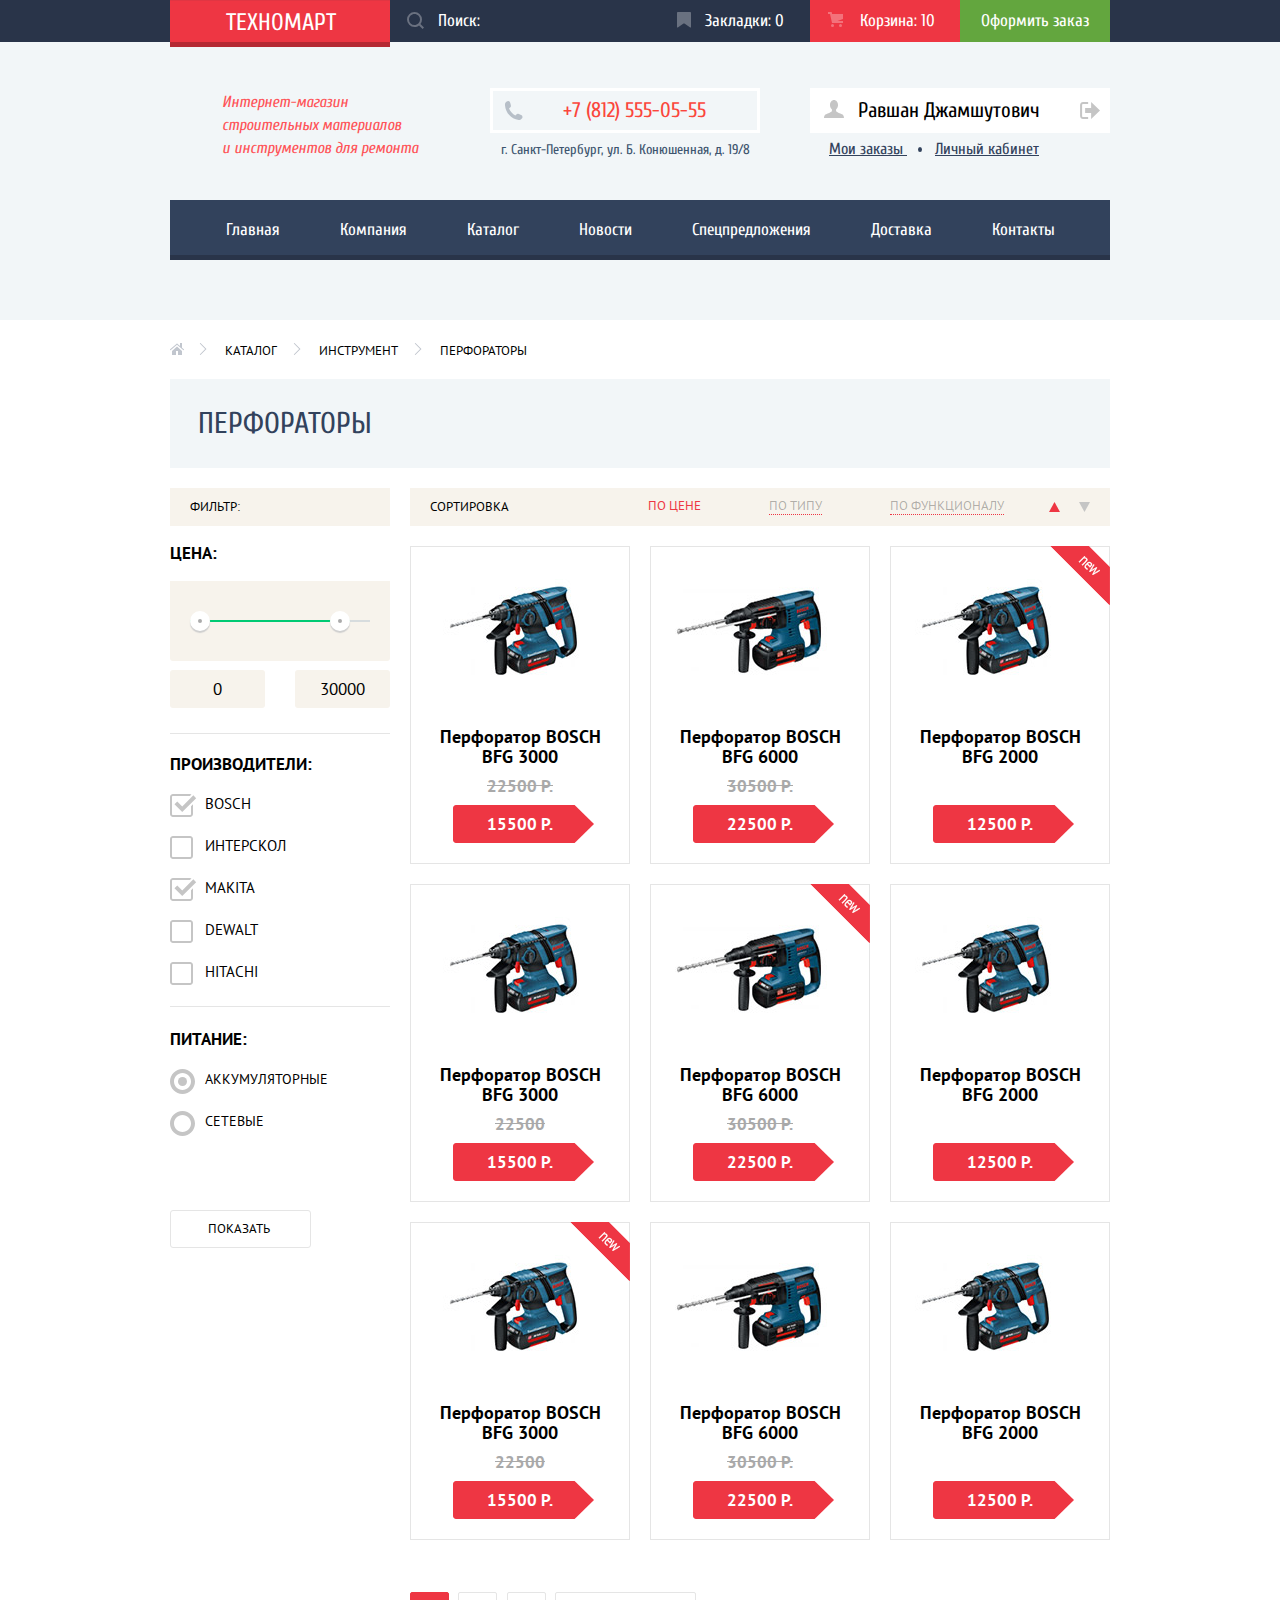
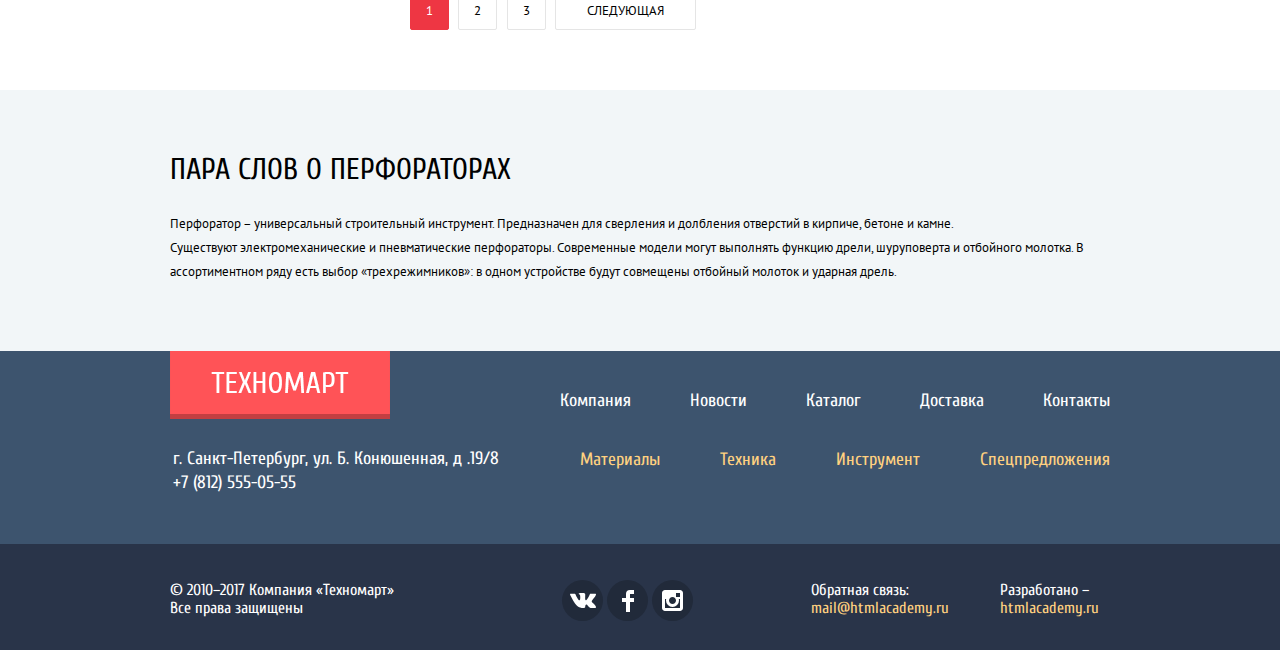
<file: tehnomart/catalog-punchers.html>
<!DOCTYPE html>
<html lang="ru">
  <head>
    <meta charset="utf-8">
    <title>HTML Academy: Техномарт</title>
    <link href="https://fonts.googleapis.com/css?family=Cuprum:400,400i,700&amp;subset=cyrillic" rel="stylesheet">
    <link href="https://fonts.googleapis.com/css?family=PT+Sans:400,400i,700&amp;subset=cyrillic" rel="stylesheet">
    <link href="css/normalize.css" rel="stylesheet">
    <link rel="stylesheet" href="css/style.css">
  </head>
  <body>
    <header class="main-header">
      <h1 class="visually-hidden">Техномарт</h1>
      <div class="header-line">
        <div class="header-center">
          <a href="index.html" class="logo-technomart">
            Техномарт
          </a>
          <form class="main-search" method="get" action="https://echo.htmlacademy.ru">
            <label class="visually-hidden" for="search">
              Поиск:
            </label>
            <input type="text" name="main-search" id="search" placeholder="Поиск:">
          </form>
          <ul class="main-menu">
            <li>
              <a href="#bookmarks" class="bookmarks">
                <svg xmlns="http://www.w3.org/2000/svg" width="14" height="16" viewBox="0 0 14 16">
                  <path fill="#ffffff" d="M14 15c0 .55-.368.741-.818.426l-5.363-3.765c-.45-.315-1.187-.315-1.637 0L.818 15.426C.368 15.741 0 15.55 0 15V1c0-.55.45-1 1-1h12c.55 0 1 .45 1 1v14z"/>
                </svg>
                Закладки: 0
              </a>
            </li>
            <li>
              <a href="#shopping-cart" class="shopping-cart add-action">
                <svg xmlns="http://www.w3.org/2000/svg" width="15" height="15" viewBox="0 0 15 15">
                  <circle fill="#ffffff" cx="4.5" cy="13.5" r="1.5"/>
                  <circle fill="#ffffff" cx="12.5" cy="13.5" r="1.5"/>
                  <path fill="#ffffff" d="M15 2H4.07l-.422-2H0v2h2.031l1.985 9H15V9H9.441L15 6.951z"/>
                </svg>
                Корзина: 10
              </a>
            </li>
            <li>
              <a href="#checkout" class="ordering">
                Оформить заказ
              </a>
            </li>
          </ul>
        </div>
      </div>
      <div class="header-wrapper">
        <div class="header-center">
          <b>
            Интернет-магазин строительных материалов &#160; и инструментов для ремонта
          </b>
          <div class="main-address">
            <p>
              +7 (812) 555-05-55
            </p>
            <p>
              г. Санкт-Петербург, ул. Б. Конюшенная, д. 19/8
            </p>
          </div>
          <div class="main-autorization">
            <div class="personal-profile">
              <a href="#personal-profile" class="name-profile">
                <svg xmlns="http://www.w3.org/2000/svg" width="20" height="18" viewBox="0 0 20 18">
                  <path fill="#c5c5c5" d="M17.881 14.166c-2.144-.735-4.256-1.666-5.207-2.39-.657-.501-.77-1.618-.517-2.415 1.118-.903 1.864-2.477 1.864-4.278C14.021 2.276 12.221 0 10 0S5.979 2.276 5.979 5.083c0 1.801.746 3.374 1.863 4.277.253.798.141 1.915-.517 2.416-.95.724-3.063 1.654-5.207 2.39S0 18 0 18h20s.025-3.099-2.119-3.834z"/>
                </svg>
                Равшан Джамшутович
              </a>
              <a class="logout">
                <span class="visually-hidden">
                  Выход из личного кабинет
                </span>
                <svg xmlns="http://www.w3.org/2000/svg" width="21" height="17" viewBox="0 0 21 17">
                  <g fill="#c5c5c5">
                    <path fill="#c5c5c5" d="M21 8.5L12.125 0v6h-6v5h6v6z"/>
                    <path fill="#c5c5c5" d="M3.106 13.952V3.048c.018-.376.171-1.057 1.01-1.057h5.027V0H4.116C1.938 0 1.112 1.81 1.087 3.027v10.946C1.112 15.189 1.938 17 4.116 17h5.027v-1.99H4.116c-.839 0-.992-.683-1.01-1.058z"/>
                  </g>
                </svg>
              </a>
            </div>
            <a href="#orders" class="order-management">
              Мои заказы
            </a>
            <a href="#personal-profile" class="order-management">
              Личный кабинет
            </a>
          </div>
        </div>
        <nav class="navigation-wrapper">
          <ul class="main-navigation">
            <li>
              <a href="index.html">
                Главная
              </a>
            </li>
            <li>
              <a href="#about">
                Компания
              </a>
            </li>
            <li class="current-navigation">
              Каталог
            </li>
            <li>
              <a href="#news">
                Новости
              </a>
            </li>
            <li>
              <a href="#actions">
                Спецпредложения
              </a>
            </li>
            <li>
              <a href="#delivery">
                Доставка
              </a>
            </li>
            <li>
              <a href="#contacts">
                Контакты
              </a>
            </li>
          </ul>
        </nav>
      </div>
    </header>
    <main class="container">
      <div class="container-center">
        <ul class="breadcrumbs">
          <li>
            <a href="#catalog">
              Каталог
            </a>
          </li>
          <li>
            <a href="#catalog-tools">
              Инструмент
            </a>
          </li>
          <li>
            Перфораторы
          </li>
        </ul>
        <div class="punchers-background">
          <h1>Перфораторы</h1>
        </div>
        <div class="catalog-main-wrapper">
          <section class="filters">
            <h2>Фильтр: </h2>
            <form class="filter" method="get" action="https://echo.htmlacademy.ru" name="filter-main">
              <fieldset class="range">
                <legend>
                  Цена:
                </legend>
                <div class="range-controls">
                  <div class="scale">
                    <div class="bar"></div>
                  </div>
                  <div class="toggle toggle-min"></div>
                  <div class="toggle toggle-max"></div>
                </div>
                <div class="price-controls">
                  <label class="min-price">
                    <input name="min-price" type="text" value="0">
                  </label>
                  <label class="max-price">
                    <input name="max-price" type="text" value="30000">
                  </label>
                </div>
              </fieldset>
              <fieldset class="brands">
                <legend>
                  Производители:
                </legend>
                <ul>
                  <li class="filter-option">
                    <label for="bosh" class="brands-label">
                      BOSCH
                      <input class="visually-hidden" type="checkbox"
                      name="bosh" id="bosh" checked>
                      <span class="checkbox-indicator"></span>
                    </label>
                  </li>
                  <li class="filter-option">
                    <label for="interscol" class="brands-label">
                      Интерскол
                      <input class="visually-hidden" type="checkbox"
                      name="interscol" id="interscol">
                      <span class="checkbox-indicator"></span>
                    </label>
                  </li>
                  <li class="filter-option">
                    <label for ="makita" class="brands-label">
                      Makita
                      <input class="visually-hidden" type="checkbox"
                      name="makita" id="makita" checked>
                      <span class="checkbox-indicator"></span>
                    </label>
                  </li>
                  <li class="filter-option">
                    <label for="dewalt" class="brands-label">
                      Dewalt
                      <input class="visually-hidden" type="checkbox"
                      name="dewalt" id="dewalt">
                      <span class="checkbox-indicator"></span>
                    </label>
                  </li>
                  <li class="filter-option">
                    <label for="hitashi" class="brands-label">
                      Hitachi
                      <input class="visually-hidden" type="checkbox"
                      name="hitachi" id="hitashi">
                      <span class="checkbox-indicator"></span>
                    </label>
                  </li>
                </ul>
              </fieldset>
              <fieldset class="power">
                <legend>
                  Питание:
                </legend>
                <ul>
                  <li class="filter-option">
                    <label for="accumulator" class="power-label">
                      Аккумуляторные
                      <input class="visually-hidden" type="radio"
                      name="product-group" value="accumulator" id="accumulator" checked>
                      <span class="radio-indicator"></span>
                    </label>
                  </li>
                  <li class="filter-option">
                    <label for="power-line" class="power-label">
                      Сетевые
                      <input type="radio"  class="visually-hidden"
                      name="product-group" value="power-line-supply" id="power-line">
                      <span class="radio-indicator"></span>
                    </label>
                  </li>
                </ul>
              </fieldset>
              <button type="submit" class="filter-button">
                Показать
              </button>
            </form>
          </section>
          <div class="catalog-wrapper">
            <section class="sorting">
              <h2>Сортировка</h2>
              <ul class="sorting-list">
                <li>
                  <a class="current-sorting">
                    По цене
                  </a>
                </li>
                <li>
                  <a href=#sorting-type class="unselected-sorting">
                    По типу
                  </a>
                </li>
                <li>
                  <a href=#sorting-functionals class="unselected-sorting">
                    По функционалу
                  </a>
                </li>
              </ul>
              <svg xmlns="http://www.w3.org/2000/svg" width="11" height="10" viewBox="0 0 11 10" class="sorting-icon">
                <path fill="#ee3643" d="M5.5 0L0 10h11z"/>
              </svg>
              <svg xmlns="http://www.w3.org/2000/svg" width="11" height="10" viewBox="0 0 11 10" class="sorting-icon">
                <path fill="#c5c5c5" d="M5.5 10L0 0h11"/>
              </svg>
            </section>
            <section class="products">
              <article class="product-item">
                <h3>Перфоратор BOSCH BFG 3000</h3>
                <img src="img/item-bfg3000.jpg" width="218" height="160" alt="Перфоратор BOSCH BFG 3000">
                <b>15500 Р.</b>
                <span class="old-price">
                  22500 Р.
                </span>
                <div class="modal-purchase">
                  <a href="#shopping-cart" class="purchase">
                    Купить
                  </a>
                  <a href="#bookmarks" class="add-bookmark">
                    В закладки
                  </a>
                </div>
              </article>
              <article class="product-item">
                <h3>Перфоратор BOSCH BFG 6000</h3>
                <img src="img/item-bfg6000.jpg" width="218" height="160" alt="Перфоратор BOSCH BFG 6000">
                <b>22500 Р.</b>
                <span class="old-price">
                  30500 Р.
                </span>
                <div class="modal-purchase">
                  <a href="#shopping-cart" class="purchase">
                    Купить
                  </a>
                  <a href="#bookmarks" class="add-bookmark">
                    В закладки
                  </a>
                </div>
              </article>
              <article class="product-item">
                <h3>Перфоратор BOSCH BFG 2000</h3>
                <img src="img/item-bfg2000.jpg" width="218" height="160" alt="Перфоратор BOSCH BFG 2000">
                <b>12500 Р.</b>
                <span class="new-mark">
                  <span class="visually-hidden">
                    Новинка
                  </span>
                </span>
                <div class="modal-purchase">
                  <a href="#shopping-cart" class="purchase">
                    Купить
                  </a>
                  <a href="#bookmarks" class="add-bookmark">
                    В закладки
                  </a>
                </div>
              </article>
              <article class="product-item">
                <h3>Перфоратор BOSCH BFG 3000</h3>
                <img src="img/item-bfg3000.jpg" width="218" height="160" alt="Перфоратор BOSCH BFG 3000">
                <b>15500 Р.</b>
                <span class="old-price">
                  22500
                </span>
                <div class="modal-purchase">
                  <a href="#shopping-cart" class="purchase">
                    Купить
                  </a>
                  <a href="#bookmarks" class="add-bookmark">
                    В закладки
                  </a>
                </div>
              </article>
              <article class="product-item">
                <h3>Перфоратор BOSCH BFG 6000</h3>
                <img src="img/item-bfg6000.jpg" width="218" height="160" alt="Перфоратор BOSCH BFG 6000">
                <b>22500 Р.</b>
                <span class="old-price">
                  30500 Р.
                </span>
                <span class="new-mark">
                  <span class="visually-hidden">
                    Новинка
                  </span>
                </span>
                <div class="modal-purchase">
                  <a href="#shopping-cart" class="purchase">
                    Купить
                  </a>
                  <a href="#bookmarks" class="add-bookmark">
                    В закладки
                  </a>
                </div>
              </article>
              <article class="product-item">
                <h3>Перфоратор BOSCH BFG 2000</h3>
                <img src="img/item-bfg2000.jpg" width="218" height="160" alt="Перфоратор BOSCH BFG 2000">
                <b>12500 Р.</b>
                <div class="modal-purchase">
                  <a href="#shopping-cart" class="purchase">
                    Купить
                  </a>
                  <a href="#bookmarks" class="add-bookmark">
                    В закладки
                  </a>
                </div>
              </article>
              <article class="product-item">
                <h3>Перфоратор BOSCH BFG 3000</h3>
                <img src="img/item-bfg3000.jpg" width="218" height="160" alt="Перфоратор BOSCH BFG 3000">
                <b>15500 Р.</b>
                <span class="old-price">
                  22500
                </span>
                <span class="new-mark">
                  <span class="visually-hidden">
                    Новинка
                  </span>
                </span>
                <div class="modal-purchase">
                  <a href="#shopping-cart" class="purchase">
                    Купить
                  </a>
                  <a href="#bookmarks" class="add-bookmark">
                    В закладки
                  </a>
                </div>
              </article>
              <article class="product-item">
                <h3>Перфоратор BOSCH BFG 6000</h3>
                <img src="img/item-bfg6000.jpg" width="218" height="160" alt="Перфоратор BOSCH BFG 6000">
                <b>22500 Р.</b>
                <span class="old-price">
                  30500 Р.
                </span>
                <div class="modal-purchase">
                  <a href="#shopping-cart" class="purchase">
                    Купить
                  </a>
                  <a href="#bookmarks" class="add-bookmark">
                    В закладки
                  </a>
                </div>
              </article>
              <article class="product-item">
                <h3>Перфоратор BOSCH BFG 2000</h3>
                <img src="img/item-bfg2000.jpg" width="218" height="160" alt="Перфоратор BOSCH BFG 2000">
                <b>12500 Р.</b>
                <div class="modal-purchase">
                  <a href="#shopping-cart" class="purchase">
                    Купить
                  </a>
                  <a href="#bookmarks" class="add-bookmark">
                    В закладки
                  </a>
                </div>
              </article>
            </section>
            <ul class="pagination-list">
              <li class="pagination-current">
                <a>
                  1
                </a>
              </li>
              <li class="pagination-item">
                <a href="#">
                  2
                </a>
              </li>
              <li class="pagination-item">
                <a href="#">
                  3
                </a>
              </li>
              <li class="pagination-next">
                <a href="#">
                  Следующая
                </a>
              </li>
            </ul>
          </div>
        </div>
      </div>
      <div class="catalog-article-wrapper">
        <article class="puncher-description">
          <h2>Пара слов о перфораторах</h2>
          <p>
            Перфоратор – универсальный строительный инструмент.
            Предназначен для сверления и долбления отверстий в кирпиче, бетоне и камне.<br>
            Существуют электромеханические и пневматические перфораторы.
            Современные модели могут выполнять функцию дрели, шуруповерта и отбойного молотка.
            В ассортиментном ряду есть выбор &#171;трехрежимников&#187;:
            в одном устройстве будут совмещены отбойный молоток и ударная дрель.
          </p>
        </article>
      </div>
    </main>
    <footer class="footer-site">
      <div class="footer-top-wrapper">
        <div class="footer-top">
          <div class="footer-contacts-wrapper">
            <img src="img/logo-technomart-footer.png" width="220" height="68" alt="Логотип магазина Техномарт">
            <p>
              г. Санкт-Петербург, ул. Б. Конюшенная, д .19/8
              +7 (812) 555-05-55
            </p>
          </div>
          <div class="footer-menu-wrapper">
            <ul class="footer-menu">
              <li>
                <a href="#company">
                  Компания
                </a>
              </li>
              <li>
                <a href="#news">
                  Новости
                </a>
              </li>
              <li>
                <a href="#catalog">
                  Каталог
                </a>
              </li>
              <li>
                <a href="#delivery">
                  Доставка
                </a>
              </li>
              <li>
                <a href="#contacts">
                  Контакты
                </a>
              </li>
            </ul>
            <ul class="footer-menu-catalog">
              <li>
                <a href="#catalog-stuff">
                  Материалы
                </a>
              </li>
              <li>
                <a href="#catalog-tech">
                  Техника
                </a>
              </li>
              <li>
                <a href="#catalog-tools">
                  Инструмент
                </a>
              </li>
              <li>
                <a href="#actions">
                  Спецпредложения
                </a>
              </li>
            </ul>
          </div>
        </div>
      </div>
      <div class="footer-bottom-wrapper">
        <div class="footer-bottom">
          <div class="footer-company">
            <p>
              &#169; 2010–2017 Компания &#171;Техномарт&#187;
            </p>
            <p>
              Все права защищены
            </p>
          </div>
          <ul class="footer-social">
            <li>
              <a href="#vk.com">
                <span class="visually-hidden">
                  Вконтакте
                </span>
                <svg xmlns="http://www.w3.org/2000/svg" width="26" height="15" viewBox="0 0 26 15">
                  <path fill="#FFF" d="M16.138 11.51c.956-.309 2.18 2.04 3.483 2.939.978.681 1.727.534 1.727.534l3.473-.05s1.815-.112.957-1.554c-.071-.12-.503-1.069-2.585-3.022-2.177-2.043-1.882-1.712.739-5.244 1.597-2.153 2.236-3.468 2.036-4.028-.192-.539-1.365-.399-1.365-.399L20.69.713c-.381.001-.704.119-.851.515-.003.004-.621 1.666-1.445 3.079-1.741 2.989-2.436 3.148-2.724 2.961-.661-.433-.494-1.737-.494-2.664 0-2.897.432-4.105-.846-4.417-.427-.104-.739-.172-1.828-.182-1.392-.021-2.574 0-3.244.329-.445.223-.786.712-.579.74.26.035.843.16 1.155.586.401.552.389 1.789.389 1.789s.229 3.411-.54 3.834c-.528.29-1.25-.302-2.803-3.016-.793-1.388-1.392-2.922-1.392-2.922s-.116-.285-.326-.441c-.25-.185-.6-.244-.6-.244L.848.684S.29.7.085.946c-.182.218-.015.668-.015.668s2.909 6.881 6.203 10.347c3.02 3.182 6.452 2.971 6.452 2.971h1.555s.469-.054.709-.312c.224-.24.214-.691.214-.691s-.031-2.109.935-2.419z"/>
                </svg>
              </a>
            </li>
            <li>
              <a href="#fb.com">
                <span class="visually-hidden">
                  Фейсбук
                </span>
                <svg xmlns="http://www.w3.org/2000/svg" width="12" height="22" viewBox="0 0 12 22">
                  <path fill="#FFF" d="M12 4V0H8a4 4 0 0 0-4 4v4H0v4h4v10h4V12h4V8H8V4h4z"/>
                </svg>
              </a>
            </li>
            <li>
              <a href="#instagram.com">
                <span class="visually-hidden">
                  Инстаграм
                </span>
                <svg xmlns="http://www.w3.org/2000/svg" width="21" height="21" viewBox="0 0 21 21">
                  <path fill="#FFF" d="M18 0H3C1.35 0 0 1.35 0 3v15c0 1.65 1.35 3 3 3h15c1.65 0 3-1.35 3-3V3c0-1.65-1.35-3-3-3zm-7.5 7c1.93 0 3.5 1.57 3.5 3.5S12.43 14 10.5 14 7 12.43 7 10.5 8.57 7 10.5 7zM18 18H3V9h1.181A6.504 6.504 0 0 0 4 10.5a6.5 6.5 0 1 0 13 0 6.45 6.45 0 0 0-.181-1.5H18v9zm0-11h-4V3h4v4z"/>
                </svg>
              </a>
            </li>
          </ul>
          <div class="footer-developer">
            <p>
              Обратная связь:
              <a href="mail_to:mail@htmlacademy.ru">
                mail@htmlacademy.ru
              </a>
            </p>
            <p>
              Разработано –
              <a href="https://htmlacademy.ru/intensive/htmlcss">
                htmlacademy.ru
              </a>
            </p>
          </div>
        </div>
      </div>
    </footer>
    <section class="modal modal-add-cart">
      <button class="modal-button">
        <span class="visually-hidden">
          Закрыть
        </span>
      </button>
      <p>
        Товар добавлен в корзину!
      </p>
      <p class="modal-background">
        <a href="#shopping-cart">
          Оформить заказ
        </a>
        <a href="#">
          Продолжить покупки
        </a>
      </p>
    </section>
  </body>
</html>
</file>
<file: tehnomart/css/style.css>
body {
  margin: 0;
  padding: 0;

  font-weight: normal;
  font-size: 17px;
  line-height: 24px;
  font-family: "Cuprum",  Arial, sans-serif;
  color: #ffffff;
}
a {
  text-decoration: none;
}
.visually-hidden {
  position: absolute;

  width: 1px;
  height: 1px;
  margin: -1px;
  padding: 0;
  overflow: hidden;

  border: 0;

  clip: rect(0 0 0 0);
}

/*-----------------HEADER start------------------*/
/*Обертка с темным цветом*/
.header-line {
  width: 100%;

  background-color: #293449;
}
/*Центровщик верхней линии*/
.header-center {
  display: -webkit-box;
  display: -ms-flexbox;
  display: flex;
  display: flex;
  width: 940px;
  margin: 0 auto;
  padding: 0 10px;
}
/*Обертка со светлым цветом*/
.header-wrapper {
  width: 100%;
  min-height: 278px;

  background-color: #f2f6f8;
}
.main-header ul {
  margin: 0;
  padding: 0;

  list-style: none;
}
.logo-technomart {
  display: block;
  width: 110px;
  margin: 0;
  padding: 10px 54px 7px 56px;

  font-size: 24px;
  line-height: 24px;
  text-align: center;
  color: #ffffff;
  text-transform: uppercase;

  background-color: #ee3643;
  border-top: 1px solid #e03643;
  -webkit-box-shadow: 0 5px 0 0 #b52933;
          box-shadow: 0 5px 0 0 #b52933;
}
.logo-technomart[href]:hover,
.logo-technomart[href]:focus {
  background-color: #ca2c37;
}
.logo-technomart[href]:active {
  background-color: #ba2732;
}
.main-search {
  width: 270px;
  height: 42px;

  background-color: #293449;
}
.main-search input[type="text"] {
  -webkit-box-sizing: border-box;
          box-sizing: border-box;
  width: 270px;
  height: 42px;
  margin: 0;
  padding-left: 48px;

  font-size: 17px;
  line-height: 18px;

  background-color: #293449;
  background-image: url("../img/icon-search.svg");
  background-repeat: no-repeat;
  background-position: 17px 12px;
  border: none;
}
.main-search input::-webkit-input-placeholder {
  font-weight: inherit;
  font-family: "Cuprum",  Arial, sans-serif;
  color: #ffffff;
}
.main-search input:-ms-input-placeholder {
  font-weight: inherit;
  font-family: "Cuprum",  Arial, sans-serif;
  color: #ffffff;
}
.main-search input::placeholder {
  font-weight: inherit;
  font-family: "Cuprum",  Arial, sans-serif;
  color: #ffffff;
}
.main-search input:hover {
  background-color: #212a3a;
  background-image: url("../img/icon-search-hover.svg");
  outline: none;
}
.main-search input:active,
.main-search input:focus {
  color: #000000;

  background-color: #ffffff;
  background-image: url("../img/icon-search-active.svg");
}
.main-menu {
  display: -webkit-box;
  display: -ms-flexbox;
  display: flex;
      flex-wrap: wrap;
  width: 450px;

  -ms-flex-wrap: wrap;
}
.main-menu li {
  width: 150px;
}
.bookmarks,
.shopping-cart,
.ordering {
  display: -webkit-box;
  display: -ms-flexbox;
  display: flex;
  padding-top: 12px;
  padding-bottom: 12px;

  line-height: 18px;
}
.bookmarks svg {
  padding-right: 14px;
  padding-left: 17px;
}
.shopping-cart svg {
  padding-right: 17px;
  padding-left: 18px;
}
.ordering {
  justify-content: center;

  background-color: #63a63e;

  -webkit-box-pack: center;
  -ms-flex-pack: center;
}
.bookmarks path,
.shopping-cart path,
.shopping-cart circle {
  opacity: 0.3;
}
.bookmarks:hover,
.bookmarks:focus,
.shopping-cart:hover,
.shopping-cart:focus {
  background-color: #212a3a;
  outline: none;
}
.bookmarks:hover path,
.bookmarks:focus path,
.shopping-cart:hover path,
.shopping-cart:focus path,
.shopping-cart:hover circle,
.shopping-cart:focus circle {
  opacity: 1;

  fill: #ffffff;
}
.main-menu .ordering:hover,
.main-menu .ordering:focus {
  background-color: #5fbb2d;
}
.main-menu a:active {
  opacity: 0.6;
}
.main-menu a,
.main-navigation,
.main-navigation a {
  color: #ffffff;
}
.header-center b {
  width: 197px;
  margin: 49px 71px 40px 52px;
  padding: 0;

  font-weight: normal;
  font-size: 16px;
  line-height: 23px;
  color: #ff5357;
  font-style: italic;
}
.main-address {
  width: 320px;
}
.main-address p:first-child {
  position: relative;

  width: 146px;
  margin: 0;
  margin-top: 46px;
  padding: 10px 50px 11px 68px;

  font-size: 21px;
  line-height: 18px;
  text-align: center;
  color: #fb463c;

  border: 3px solid white;
}
.main-address p:first-child::before {
  content: "";
  position: absolute;
  top: 10px;
  left: 11px;

  width: 19px;
  height: 19px;

  background-image: url("../img/icon-phone.svg");
  background-repeat: no-repeat;
}
.main-address p:last-child {
  width: 270px;
  margin: 5px 0 ;

  font-size: 14px;
  text-align: center;
  color: #3d546e;
}
.main-registration {
  display: -webkit-box;
  display: -ms-flexbox;
  display: flex;
  justify-content: flex-end;
  width: 300px;

  -webkit-box-pack: end;
  -ms-flex-pack: end;
}
.main-registration li {
  margin-top: 46px;
  margin-left: 10px;
}
.main-registration li:first-child {
  width: 121px;
}
.main-registration li:last-child {
  width: 150px;
}
.main-autorization {
  width: 300px;
}
.personal-profile {
  position: relative;

  display: -webkit-box;
  display: -ms-flexbox;
  display: flex;
  justify-content: space-between;
  width: 300px;
  margin-top: 46px;
  margin-bottom: 4px;
  padding-top: 12px;
  padding-bottom: 12px;

  line-height: 21px;

  background-color: #ffffff;

  -webkit-box-pack: justify;
  -ms-flex-pack: justify;
}
.personal-profile svg {
  padding-right: 14px;
  padding-left: 14px;
}
.name-profile {
  display: -webkit-box;
  display: -ms-flexbox;
  display: flex;

  font-size: 21px;
  color: #000000;

  background-color: #ffffff;
}
.logout {
  display: -webkit-box;
  display: -ms-flexbox;
  display: flex;
  align-items: center;

  font-size: 0;

  background-color: #ffffff;
  cursor: pointer;

  -webkit-box-align: center;
  -ms-flex-align: center;
}
.logout svg {
  padding-right: 10px;
  padding-left: 10px;
}
.main-autorization .order-management:first-of-type {
  margin-right: 28px;
  margin-left: 19px;
}
.order-management {
  font-size: 16px;
  text-align: center;
  color: #32425c;
  text-decoration: underline;
}
.personal-profile::before {
  content: "";
  position: absolute;
  bottom: -19px;
  left: 108px;
  z-index: 1;

  width: 4px;
  height: 5px;

  background-color: #32425c;
  border-radius: 50%;
}
.order-management:hover,
.order-management:focus {
  color: #ee3643;
}
.order-management:active {
  color: #32425c;

  opacity: 0.3;
}
.add-action {
  background-color: #ee3643;
}
.enter-link,
.registration-link {
  padding-top: 12px;
  padding-bottom: 12px;

  font-size: 21px;
  line-height: 21px;
  color: #000000;

  background-color: #ffffff;
}
.enter-link {
  display: -webkit-box;
  display: -ms-flexbox;
  display: flex;
  align-items: center;

  -webkit-box-align: center;
  -ms-flex-align: center;
}
.enter-link svg {
  padding-right: 14px;
  padding-left: 14px;
}
.registration-link {
  display: block;
  padding: 12px 25px 12px 25px;
}
.enter-link:focus,
.registration-link:focus,
.enter-link:hover,
.registration-link:hover {
  color: #ee3643;

  outline: none;
}
.enter-link:active,
.registration-link:active,
.name-profile:active {
  color: rgba(0, 0, 0, 0.3);
}
.enter-link:focus path,
.enter-link:hover path,
.name-profile:focus path,
.name-profile:hover path,
.logout:focus path,
.logout:hover path {
  fill: #32425c;
}
.enter-link:active path,
.name-profile:active path,
.logout:active path {
  fill: rgba(0, 0, 0, 0.3);
}

/*центровщик навигации*/
.navigation-wrapper {
  width: 940px;
  margin: 0 auto;
  padding: 0 10px;
}
.main-navigation {
  display: -webkit-box;
  display: -ms-flexbox;
  display: flex;
  justify-content: center;
  height: 60px;

  background-color: #32425c;
  -webkit-box-shadow: inset 0 -5px #293449;
          box-shadow: inset 0 -5px #293449;

  -webkit-box-pack: center;
  -ms-flex-pack: center;
}
.main-navigation a,
.current-navigation {
  display: block;
  margin: 0;
  padding-top: 21px;
  padding-right: 30px;
  padding-bottom: 21px;
  padding-left: 30px;

  line-height: 17px;
  color: #ffffff;
}
.main-navigation a:hover,
.main-navigation a:focus {
  background-color: #293449;
  outline: none;
}
.main-navigation a:active {
  color: rgba(225, 225, 225, 0.5);

  background-color: #1d2739;
}
/*______________HEADER end______________________*/

/*______________CATALOG start___________________*/
.container {
  margin-top: 0;

  background-color: #ffffff;
}
/*Обертка каталога, сортировки и пагинации*/
.catalog-wrapper {
  display: -webkit-box;
  display: -ms-flexbox;
  display: flex;
  -ms-flex-direction: column;
      flex-direction: column;
  width: 700px;

  -webkit-box-direction: normal;
  -webkit-box-orient: vertical;
}
/*Обертка каталога, сортировки, пагинации и фильтров*/
.catalog-main-wrapper {
  display: -webkit-box;
  display: -ms-flexbox;
  display: flex;
  justify-content: space-between;
  width: 940px;

  -webkit-box-pack: justify;
  -ms-flex-pack: justify;
}
/*центровщик всего каталога, кроме статьи*/
.container-center {
  width: 940px;
  margin: 0 auto;
  padding: 0 10px;
}
.breadcrumbs {
  display: -webkit-box;
  display: -ms-flexbox;
  display: flex;
  justify-content: flex-end;
  width: 357px;
  min-height: 15px;
  margin: 0;
  padding: 0;
  padding-top: 22px;

  -webkit-box-pack: end;
  -ms-flex-pack: end;
}
.breadcrumbs a,
.breadcrumbs li {
  list-style: none;
  font-size: 13px;
  line-height: 18px;
  font-family: "PT Sans", Arial, sans-serif;
  color: #000000;
  text-transform: uppercase;
}
.breadcrumbs li {
  position: relative;

  padding-left: 42px;
}
.breadcrumbs li:first-child::before {
  content: "";
  position: absolute;
  top: 1px;
  left: -14px;
  z-index: 1;

  width: 15px;
  height: 12px;

  background-image: url("../img/icon-home.svg");
  background-repeat: no-repeat;
  background-position: 0 0;
}
.breadcrumbs li::after {
  content: "";
  position: absolute;
  bottom: 5px;
  left: 16px;
  z-index: 2;

  width: 8px;
  height: 12px;

  background-image: url("../img/icon-right-small.svg");
  background-repeat: no-repeat;
  background-position: 0 0;
}
/*обертка + центровщик заголовков каталога */
.punchers-background {
  width: 940px;
  min-height: 89px;
  margin: 19px 0 20px 0;

  background-color: #f2f6f8;
}
.punchers-background h1 {
  margin: 0;
  padding: 30px 29px 29px 28px;

  font-weight: normal;
  font-size: 30px;
  line-height: 30px;
  color: #32425c;
  text-transform: uppercase;
}
/*_____________CATALOG FILTERS start_________*/
.filters {
  display: -webkit-box;
  display: -ms-flexbox;
  display: flex;
  -ms-flex-direction: column;
      flex-direction: column;
  justify-content: flex-start;
  width: 220px;
  min-height: 747px;

  -webkit-box-direction: normal;
  -webkit-box-orient: vertical;
  -webkit-box-pack: start;
  -ms-flex-pack: start;
}
.filters h2,
.sorting h2 {
  width: 200px;
  margin: 0;
  padding: 10px 0 10px 20px;

  font-weight: normal;
  font-size: 13px;
  line-height: 18px;
  font-family: "PT Sans", Arial, sans-serif;
  color: #000000;
  text-transform: uppercase;

  background-color: #f7f3ec;
}
.filter {
  margin-top: 12px;
}
.filters fieldset,
.brands ul,
.power ul {
  margin: 0;
  padding: 0;

  border: none;
}
.filters legend {
  margin-bottom: 13px;

  font-weight: bold;
  font-size: 17px;
  line-height: 30px;
  font-family: "PT Sans", Arial, sans-serif;
  color: #000000;
  text-transform: uppercase;
}
.range-controls {
  position: relative;

  height: 41px;
  margin-bottom: 9px;
  padding-top: 39px;
  padding-right: 20px;
  padding-left: 20px;

  background-color: #f7f3ec;
  border-radius: 0 0 3px 3px;
}
.range-controls .scale {
  height: 2px;

  background-color: #d7dcde;
}
.range-controls .bar {
  width: 160px;
  height: 2px;

  background-color: #00ca74;
}
.range-controls .toggle {
  position: absolute;
  top: 30px;
  left: 0;

  width: 4px;
  height: 4px;

  background: #ababab;
  border: 8px solid #ffffff;
  border-radius: 50%;
  -webkit-box-shadow: 0 2px 1px 0 #cfcfcf;
          box-shadow: 0 2px 1px 0 #cfcfcf;
  cursor: pointer;
}
.range-controls .toggle-min {
  left: 20px;
}
.range-controls .toggle-max {
  left: 160px;
}
.price-controls {
  margin-bottom: 25px;

  font-size: 0;
}
.price-controls input {
  width: 95px;
  height: 38px;
  padding: 0;

  font-size: 17px;
  font-family: "PT Sans", Arial, sans-serif;
  text-align: center;
  color: #000000;

  background-color: #f7f3ec;
  border: none;
  border-radius: 3px;
}
.min-price input {
  margin-right: 30px;
}
.filters .range {
  margin-bottom: 15px;

  border-bottom: 1px solid #e5e5e5;
}
.filters .brands {
  margin-bottom: 17px;
  padding-bottom: 4px;

  border-bottom: 1px solid #e5e5e5;
}
.brands-label {
  position: relative;

  display: block;
  height: 25px;
  margin-bottom: 15px;
  padding-left: 35px;

  font-size: 15px;
  line-height: 20px;
  font-family: "PT Sans", Arial, sans-serif;
  color: #000000;
  text-transform: uppercase;

  cursor: pointer;
}
.brands-label input[type="checkbox"] + .checkbox-indicator {
  position: absolute;
  top: 0;
  left: 0;

  width: 27px;
  height: 23px;

  background-image: url("../img/checkbox-off.svg");
  background-repeat: no-repeat;
  background-position: 0 0;
}
.brands-label input[type="checkbox"]:disabled + .checkbox-indicator {
  opacity: 0.3;
}
.brands-label input[type="checkbox"]:checked:disabled + .checkbox-indicator {
  opacity: 0.3;
}
.brands-label input[type="checkbox"]:hover + .checkbox-indicator {
  background-image: url("../img/checkbox-off-hover.svg");
}
.brands-label input[type="checkbox"]:checked + .checkbox-indicator {
  background-image: url("../img/checkbox-on.svg");
}
.brands-label input[type="checkbox"]:checked:hover + .checkbox-indicator {
  background-image: url("../img/checkbox-on-hover.svg");
}
.power-label {
  position: relative;

  display: block;
  height: 25px;
  margin-bottom: 15px;
  padding-left: 35px;

  font-size: 14px;
  line-height: 20px;
  font-family: "PT Sans", Arial, sans-serif;
  color: #000000;
  text-transform: uppercase;

  cursor: pointer;
}
.power-label input[type="radio"] + .radio-indicator {
  position: absolute;
  top: 0;
  left: 0;

  width: 25px;
  height: 25px;

  background-image: url("../img/radio-off.svg");
  background-repeat: no-repeat;
  background-position: 0 0;
}
.power-label input[type="radio"]:hover + .radio-indicator {
  background-image: url("../img/radio-off-hover.svg");
}
.power-label input[type="radio"]:checked + .radio-indicator {
  background-image: url("../img/radio-on.svg");
}
.power-label input[type="radio"]:checked:hover + .radio-indicator {
  background-image: url("../img/radio-on-hover.svg");
}
.power-label input[type="radio"]:disabled + .radio-indicator {
  opacity: 0.3;
}
.power-label input[type="radio"]:checked:disabled + .radio-indicator {
  opacity: 0.3;
}
.filter-button {
  margin-top: 59px;
  padding: 9px 40px 9px 37px;

  font-size: 13px;
  line-height: 18px;
  font-family: "PT Sans", Arial, sans-serif;
  text-align: center;
  text-transform: uppercase;

  background-color: #ffffff;
  border: 1px solid #e5e5e5;
  border-radius: 3px;
  cursor: pointer;
}
.filter-button:hover,
.filter-button:focus {
  border: 1px solid #bdc6ca;
  outline: none;
}
.filter-button:active {
  border: 1px solid #ee3643;
}
/*__________CATALOG FILTERS end_____________*/
/*__________CATALOG SORTING start___________*/
.sorting {
  display: -webkit-box;
  display: -ms-flexbox;
  display: flex;
  justify-content: flex-start;
  width: 700px;
  height: 38px;
  margin-bottom: 20px;

  background-color: #f7f3ec;

  -webkit-box-pack: start;
  -ms-flex-pack: start;
}
.sorting-list {
  position: relative;

  display: -webkit-box;
  display: -ms-flexbox;
  display: flex;
  justify-content: flex-start;
  width: 417px;
  margin: 0;
  padding: 0;

  list-style: none;

  -webkit-box-pack: start;
  -ms-flex-pack: start;
}
.sorting-list li {
  padding: 5px 35px 10px 33px;
}
.sorting-list li:first-of-type {
  padding-left: 18px;
}
.sorting-list li:last-of-type {
  padding-right: 22px;
}
.sorting-list a {
  font-size: 13px;
  line-height: 18px;
  font-family: "PT Sans", Arial, sans-serif;
  text-transform: uppercase;
}
.sorting svg {
  padding: 14px 17px 14px 2px;

  cursor: pointer;
}
.sorting-icon:hover path,
.sorting-icon:focus path {
  fill: #000000;
}
.sorting-list .current-sorting {
  padding-left: 0;

  color: #ee3643;
}
.sorting-list .unselected-sorting {
  color: rgba(0, 0, 0, 0.3);

  border-bottom: 1px dotted #ee3643;
}
.sorting-list .unselected-sorting:hover,
.sorting-list .unselected-sorting:focus {
  color: #000000;

  border-bottom: 1px solid #ee3643;
}
/*_____________CATALOG SORTING end_______________*/

/*_____________MAIN INDEX start__________________*/
/*_____________INDEX PROMO start_________________*/
/*центровщик промо*/
.promo {
  display: -webkit-box;
  display: -ms-flexbox;
  display: flex;
      flex-wrap: wrap;
  width: 940px;
  margin: 0 auto;
  margin-top: 59px;
  margin-bottom: 53px;
  padding: 0 10px;

  -webkit-box-pack: justify;
  -ms-flex-pack: justify;
  -ms-flex-wrap: wrap;
}
.promo article {
  position: relative;

  width: 300px;
}
.slider {
  width: 620px;
  min-height: 266px;
}
.promo-wrapper {
  display: -webkit-box;
  display: -ms-flexbox;
  display: flex;
  -ms-flex-direction: column;
      flex-direction: column;
      flex-wrap: wrap;
  justify-content: flex-end;
  align-content: space-between;
  align-self: flex-end;
  width: 940px;
  height: 266px;

  -webkit-box-direction: normal;
  -webkit-box-orient: vertical;
  -webkit-box-pack: end;
  -ms-flex-item-align: end;
  -ms-flex-line-pack: justify;
  -ms-flex-pack: end;
  -ms-flex-wrap: wrap;
}
.promo h3 {
  margin: 0;
  padding: 21px 0 12px 23px;

  font-weight: bold;
  font-size: 24px;
  line-height: 30px;
}
.promo-materials {
  margin-right: 20px;
  margin-bottom: 20px;

  background-color: #ffbf47;
}
.promo-tools {
  margin-right: 20px;
  margin-bottom: 20px;

  background-color: #3bbce3;
}
.promo-tech {
  margin-bottom: 20px;

  background-color: #dc91d8;
}
.promo-actions {
  -ms-flex-order: 1;
  order: 1;
  margin-bottom: 20px;

  background-color: #8ed78f;

  -webkit-box-ordinal-group: 2;
}
.promo-delivery {
  -ms-flex-order: 2;
  order: 2;

  background-color: #ffc047;

  -webkit-box-ordinal-group: 3;
}
.promo a {
  display: block;
  width: 93px;
  margin-bottom: 22px;
  margin-left: 25px;
  padding: 11px 21px 9px 21px;

  font-size: 14px;
  line-height: 18px;
  text-align: center;
  color: #ffffff;
  text-transform: uppercase;

  background-color: rgba(0, 0, 0, 0.1);
  border-radius: 3px;
}
.promo a:hover,
.promo a:focus {
  background-color: rgba(0, 0, 0, 0.2) ;
  outline: none;
}
.promo a:active {
  background-color: rgba(0, 0, 0, 0.3);
  outline: none;
}
.new-mark::after {
  content: "";
  position: absolute;
  top: -1px;
  right: -1px;
  z-index: 100;

  width: 60px;
  height: 59px;

  background-image: url("../img/flag-new.png");
  background-repeat: no-repeat;
  background-position: 0 0;
}
.promo-materials::before {
  content: "";
  position: absolute;
  right: 43px;
  bottom: 26px;
  z-index: 10;

  width: 44px;
  height: 65px;

  background-image: url("../img/icon-1.svg");
  background-repeat: no-repeat;
  background-position: 0 0;
}
.promo-tools::before {
  content: "";
  position: absolute;
  right: 28px;
  bottom: 28px;
  z-index: 10;

  width: 75px;
  height: 61px;

  background-image: url("../img/icon-2.svg");
  background-repeat: no-repeat;
  background-position: 0 0;
}
.promo-tech::before {
  content: "";
  position: absolute;
  right: 32px;
  bottom: 30px;
  z-index: 10;

  width: 78px;
  height: 62px;

  background-image: url("../img/icon-3.svg");
  background-repeat: no-repeat;
  background-position: 0 0;
}
.promo-actions::before {
  content: "";
  position: absolute;
  right: 45px;
  bottom: 25px;
  z-index: 10;

  width: 59px;
  height: 72px;

  background-image: url("../img/icon-4.svg");
  background-repeat: no-repeat;
  background-position: 0 0;
}
.promo-delivery::before {
  content: "";
  position: absolute;
  right: 31px;
  bottom: 28px;
  z-index: 10;

  width: 78px;
  height: 63px;

  background-image: url("../img/icon-5.svg");
  background-repeat: no-repeat;
  background-position: 0 0;
}
/*_______________PROMO SLIDER start___________*/
.slider {
  position: relative;
}
.slider input[type="radio"] {
  display: none;
}
.slider-slides {
  width: 1340px;
}
.slider .open-catalog {
  position: absolute;
  bottom: 22px;
  left: 25px;
  z-index: 50;

  display: block;
  width: 195px;
  margin: 0;
  padding: 9px 0 10px 0;

  font-size: 14px;
  line-height: 18px;
  text-align: center;
  text-transform: uppercase;

  background-color: #ee3643;
}
.slider .open-catalog:hover,
.slider .open-catalog:focus {
  background-color: #ca2c37;
  outline: none;
}
.slider .open-catalog:active {
  background-color: #ba2732;
}
.slider-button-left {
  content: "";
  position: absolute;
  top: 114px;
  left: 25px;
  z-index: 100;

  width: 22px;
  height: 40px;

  background-color: transparent;
  background-image: url("../img/icon-left.svg");
  background-repeat: no-repeat;
  border: none;
  cursor: pointer;
}
.slider-button-right {
  content: "";
  position: absolute;
  top: 114px;
  right: 20px;
  z-index: 100;

  width: 22px;
  height: 40px;

  background-color: transparent;
  background-image: url("../img/icon-right.svg");
  background-repeat: no-repeat;
  border: none;
  cursor: pointer;
}
.slider-inner {
  height: 267px;
  overflow: hidden;
}
.slider-slides .slide-content {
  float: left;
}
.slider-controls input[type="radio"] {
  display: none;
}
.btn-left,
.btn-right {
  position: absolute;
  z-index: 50;

  width: 6px;
  height: 6px;

  background-color: #ffffff;
  border: 2px solid white;
  border-radius: 50px;
  cursor: pointer;
}
.btn-left {
  right: 295px;
  bottom: 36px;
}
.btn-right {
  bottom: 36px;
  left: 295px;
}
.slide-content {
  position: relative;

  height: 267px;
}
.slide-content h3 {
  position: absolute;
  top: 23px;
  left: 24px;
  z-index: 30;

  margin: 0;
  padding: 0;

  font-size: 36px;
  line-height: 36px;
  text-transform: uppercase;
}
.slide-content p {
  position: absolute;
  top: 61px;
  left: 24px;
  z-index: 30;

  margin: 0;
  padding: 0;

  font-size: 18px;
  font-family: "PT Sans", Arial, sans-serif;
}
.btn-1:checked ~ .slider-controls label[for="btn-1"],
.btn-2:checked ~ .slider-controls label[for="btn-2"] {
  background-color: #ee3643;
}
.btn-1:checked ~ .slider-inner .slider-slides {
  -webkit-transform: translate(0);
      -ms-transform: translate(0);
          transform: translate(0);
}
.btn-2:checked ~ .slider-inner .slider-slides {
  -webkit-transform: translate(-620px);
      -ms-transform: translate(-620px);
          transform: translate(-620px);
}
/*______________PROMO SLIDER end_______________*/
/*______________INDEX PROMO end________________*/

/*____________INDEX POPULAR start______________*/
/*центрвощик*/
.popular-background {
  display: -webkit-box;
  display: -ms-flexbox;
  display: flex;
  justify-content: space-between;
  width: 940px;
  margin: 0 auto;
  margin-bottom: 19px;

  background-color: #f9f5f0;

  -webkit-box-pack: justify;
  -ms-flex-pack: justify;
}
.popular-background h2 {
  margin: 0;
  padding: 30px 0 30px 26px;

  font-weight: normal;
  font-size: 30px;
  line-height: 30px;
  color: #3d546e;
  text-transform: uppercase;
}
.popular-background a {
  width: 253px;
  margin: 25px 24px 27px 0;
  padding-top: 11px;

  font-size: 14px;
  line-height: 18px;
  text-align: center;
  color: #ffffff;
  text-transform: uppercase;

  background-color: #ee3643;
  border-radius: 3px;
}
.popular-background a:hover,
.popular-background a:focus {
  background-color: #ca2c37;
  outline: none;
}
.popular-background a:active {
  background-color: #ba2732;
  outline: none;
}
.popular-brands {
  margin-bottom: 65px;
}
.popular-brands-catalog a {
  display: block;
  width: 220px;
  margin-bottom: 20px;

  line-height: 0;
}
.popular-brands img {
  margin: 0;
  padding: 0;

  border: 1px solid #eaeaea;
}
.popular-brands-catalog {
  display: -webkit-box;
  display: -ms-flexbox;
  display: flex;
      flex-wrap: wrap;
  justify-content: space-between;
  align-items: center;
  width: 940px;
  margin: 0 auto;
  padding: 0;

  list-style: none;

  -webkit-box-align: center;
  -webkit-box-pack: justify;
  -ms-flex-align: center;
  -ms-flex-pack: justify;
  -ms-flex-wrap: wrap;
}
.popular-brands-catalog a:hover,
.popular-brands-catalog a:focus {
  outline: none;
  -webkit-box-shadow: 0 10px 25px 0 rgba( 41, 52, 73, 0.5) ;
          box-shadow: 0 10px 25px 0 rgba( 41, 52, 73, 0.5) ;
}
.popular-brands-catalog a:active {
  -webkit-box-shadow: 0 4px 10px 0 rgba( 41, 52, 73, 0.5);
          box-shadow: 0 4px 10px 0 rgba( 41, 52, 73, 0.5);
  opacity: 0.3;
}
/*______________INDEX POPULAR end_____________*/

/*______________CATALOG LIST start____________*/
.products {
  display: -webkit-box;
  display: -ms-flexbox;
  display: flex;
      flex-wrap: wrap;
  justify-content: space-between;
  align-content: space-between;
  width: 700px;
  min-height: 994px;

  -webkit-box-pack: justify;
  -ms-flex-line-pack: justify;
  -ms-flex-pack: justify;
  -ms-flex-wrap: wrap;
}
.product-container {
  display: -webkit-box;
  display: -ms-flexbox;
  display: flex;
  justify-content: space-between;
  width: 940px;
  margin: 0 auto;
  margin-bottom: 21px;

  -webkit-box-pack: justify;
  -ms-flex-pack: justify;
}
/*карточка товара start*/
.product-item {
  position: relative;

  display: -webkit-box;
  display: -ms-flexbox;
  display: flex;
  -ms-flex-direction: column;
      flex-direction: column;
  justify-content: space-between;
  align-items: center;
  width: 218px;

  border: 1px solid #e5e5e5;

  -webkit-box-align: center;
  -webkit-box-direction: normal;
  -webkit-box-orient: vertical;
  -webkit-box-pack: justify;
  -ms-flex-align: center;
  -ms-flex-pack: justify;
}
.product-item img {
  -ms-flex-order: -1;
  order: -1;
  margin-bottom: 20px;

  -webkit-box-ordinal-group: 0;
}
.product-item h3 {
  width: 170px;
  margin: 0;
  margin-bottom: 6px;
  margin-bottom: auto;
  padding: 0;

  font-weight: bold;
  font-size: 18px;
  line-height: 20px;
  font-family: "PT Sans", Arial, sans-serif;
  text-align: center;
  color: #000000;
}
.old-price {
  padding: 7px 0;

  font-weight: bold;
  font-size: 17px;
  font-family: "PT Sans", Arial, sans-serif;
  text-align: center;
  color: #a9a9a9;
  text-decoration: line-through;

  cursor: pointer;
}
.product-item b {
  -ms-flex-order: 1;
  order: 1;
  width: 160px;
  margin-bottom: 20px;
  padding-top: 10px;
  padding-bottom: 10px;

  font-weight: bold;
  font-size: 17px;
  line-height: 18px;
  font-family: "PT Sans", Arial, sans-serif;
  text-align: center;
  color: #ffffff;

  background-image: url("../img/red-button.svg");
  background-repeat: no-repeat;
  background-position: 13px 0;
  cursor: pointer;

  -webkit-box-ordinal-group: 2;
}
/*карточка товара end*/
/*модалка товара*/
.modal-purchase {
  position: absolute;
  top: 0;
  left: 0;
  z-index: 50;

  display: none;
  width: 218px;
  height: 88px;
  padding: 40px 0;

  background-color: rgba(255,255,255,0.9);
}
.product-item:hover .modal-purchase {
  display: block;
}
.product-item:hover {
  -webkit-box-shadow: 0 10px 25px 0 rgba( 41, 52, 73, 0.5) ;
          box-shadow: 0 10px 25px 0 rgba( 41, 52, 73, 0.5) ;
}
.purchase {
  position: relative;

  display: block;
  width: 135px;
  margin: 0 auto;
  margin-bottom: 7px;
  padding: 7px 0;

  font-size: 14px;
  text-align: center;
  color: #ffffff;
  text-transform: uppercase;

  background-color: #63a63e;
  border-bottom: 3px solid #367315;
  border-radius: 3px;
}
.purchase::before {
  content: "";
  position: absolute;
  top: 10px;
  left: 11px;

  width: 15px;
  height: 15px;

  background-image: url("../img/icon-cart.svg");
  background-repeat: no-repeat;
  opacity: 0.3;
}
.purchase:hover:before,
.purchase:focus:before,
.purvhase:active:before {
  content: "";
  position: absolute;
  top: 10px;
  left: 11px;

  width: 15px;
  height: 15px;

  background-image: url("../img/icon-cart.svg");
  background-repeat: no-repeat;
  outline: none;
  opacity: 1;
}
.add-bookmark {
  display: block;
  width: 129px;
  margin: 0 auto;
  margin-bottom: 7px;
  padding: 7px 0;

  font-size: 14px;
  text-align: center;
  color: #32425c;
  text-transform: uppercase;

  border: 3px solid #63a63e;
  border-radius: 3px;
}
.purchase:hover,
.purchase:focus {
  background-color: #5fbb2d;
  outline: none;
}
.purchase:active {
  background-color: #518534;
}
.add-bookmark:hover,
.add-bookmark:focus {
  border: 3px solid #32425c;
  outline: none;
}
.add-bookmark:active {
  opacity: 0.3;
}
/*____________CATALOG LIST end__________________*/
/*____________INDEX SERVISES start______________*/
/*________обертка________*/
.servises-wrapper {
  width: 100%;
  margin-bottom: 59px;

  background-color: #f4f8f9;
}
/*______центровщик сервисов____*/
.servises-center {
  display: -webkit-box;
  display: -ms-flexbox;
  display: flex;
  width: 940px;
  min-height: 523px;
  margin: 0 auto;
}
.servises h2 {
  margin-top: 68px;
  margin-bottom: 30px;
  padding: 0;

  font-weight: normal;
  font-size: 30px;
  color: #000000;
  text-transform: uppercase;
}
.servises a {
  margin-top: 25px;
  padding: 10px 0;

  font-size: 14px;
  line-height: 18px;
  font-family: "Cuprum",  Arial, sans-serif;
  color: #ffffff;
  text-transform: uppercase;

  background-color: #ee3643;
  border-radius: 3px;
}
.servises a:hover,
.servises a:focus {
  background-color: #ca2c37;
  outline: none;
}
.servises a:active {
  background-color: #ba2732;
}
.servises p {
  margin-right: 540px;

  font-size: 13px;
  font-family: "PT Sans", Arial, sans-serif;
  color: #000000;
}
.servises h3 {
  font-weight: normal;
  font-size: 36px;
  color: #3d546e;
  text-transform: uppercase;
}
.servises-slider {
  display: -webkit-box;
  display: -ms-flexbox;
  display: flex;
  width: 940px;
  margin-top: 66px;
}
.servise-slider-controls {
  position: relative;

  flex-shrink: 0;
  width: 240px;
  margin: 0;
  margin-right: 50px;
  padding: 0;

  list-style: none;
  font-size: 21px;
  line-height: 30px;

  -ms-flex-negative: 0;
}
.servise-slider-controls::before {
  content: "";
  position: absolute;
  top: -30px;
  right: 0;

  width: 10px;
  height: 272px;

  background-image: url("../img/vertical-shadow.png");
  background-repeat: no-repeat;
}
.servise-slider-controls li {
  width: 240px;
  height: 61px;
}
.servise-slider-controls label {
  display: block;
  padding-top: 16px;
  padding-bottom: 15px;
  padding-left: 23px;

  font-size: 21px;
  line-height: 30px;

  background-color: #32425c;
  cursor: pointer;
}
.servise-slider-controls li:first-child,
.servise-slider-controls li:nth-of-type(2) {
  border-bottom: 1px solid #4d637b;
}
.button-1:checked ~ .servise-slider-controls label[for="button-1"],
.button-2:checked ~ .servise-slider-controls label[for="button-2"],
.button-3:checked ~ .servise-slider-controls label[for="button-3"] {
  color: #32425c;

  background-color: #ffffff;
}
.slider-container {
  position: relative;

  overflow: hidden;
}
.servises-list h3,
.servises-list li {
  display: inline-block;
  flex-shrink: 0;
  margin: 0;
  padding: 0;

  -ms-flex-negative: 0;
}
.servises-list {
  display: -webkit-box;
  display: -ms-flexbox;
  display: flex;
  width: 2200px;
  height: 283px;
  margin: 0;
  padding: 0;

  list-style: none;
}
.servises-list li {
  position: relative;

  width: 650px;
}
.servises-list h3 {
  padding-bottom: 26px;
  padding-left: 31px;

  line-height: 36px;
}
.servises-delivery {
  flex-shrink: 1;
  width: 275px;
  margin: 0;
  padding-right: 30px;
  padding-bottom: 30px;
  padding-left: 30px;

  -ms-flex-negative: 1;
}
.servises-garantee {
  flex-shrink: 1;
  width: 380px;
  margin: 0;
  padding-bottom: 30px;
  padding-left: 30px;

  -ms-flex-negative: 1;
}
.servises-credit {
  flex-shrink: 1;
  width: 300px;
  margin: 0;
  padding-bottom: 30px;
  padding-left: 30px;

  -ms-flex-negative: 1;
}
.servises-list li:first-child::after {
  content: "";
  position: absolute;
  top: 25px;
  right: 1px;
  z-index: -1;

  width: 468px;
  height: 261px;

  background-image: url("../img/icon-car.png");
  background-repeat: no-repeat;
}
.servises-list li:nth-child(2)::after {
  content: "";
  position: absolute;
  top: 1px;
  right: 2px;
  z-index: -1;

  width: 389px;
  height: 283px;

  background-image: url("../img/icon-medal.png");
  background-repeat: no-repeat;
}
.servises-list li:last-child::after {
  content: "";
  position: absolute;
  top: 1px;
  right: 2px;
  z-index: -1;

  width: 465px;
  height: 285px;

  background-image: url("../img/icon-money.png");
  background-repeat: no-repeat;
}
.servises-slider input[type="radio"] {
  display: none;
}
.credits {
  display: block;
  width: 195px;

  text-align: center;
}
.button-1:checked ~ .slider-container .servises-list {
  -webkit-transform: translate(0);
      -ms-transform: translate(0);
          transform: translate(0);
}
.button-2:checked ~ .slider-container .servises-list {
  -webkit-transform: translate(-650px);
      -ms-transform: translate(-650px);
          transform: translate(-650px);
}
.button-3:checked ~ .slider-container .servises-list {
  -webkit-transform: translate(-1300px);
      -ms-transform: translate(-1300px);
          transform: translate(-1300px);
}
/*_____________SERVISES SLIDER end_______________
/*_____________INDEX SERVISES end_________________*/

/*_____________INDEX DELIVERY start_______________*/
/*центровщик доставки*/
.delivery {
  display: -webkit-box;
  display: -ms-flexbox;
  display: flex;
  justify-content: space-between;
  width: 940px;
  min-height: 476px;
  margin: 0 auto;
  padding: 0 10px;

  -webkit-box-pack: justify;
  -ms-flex-pack: justify;
}
.delivery-logistic {
  width: 540px;
}
.delivery-contacts {
  width: 300px;
  padding-left: 5px;
}
.delivery-logistic h3,
.delivery-contacts h3 {
  margin: 0;
  margin-top: 17px;
  margin-bottom: 30px;
  padding: 0;
  padding-top: 5px;

  font-weight: normal;
  font-size: 30px;
  color: #000000;
  text-transform: uppercase;
}
.delivery-logistic p,
.delivery-contacts p {
  margin-bottom: 23px;

  font-size: 13px;
  font-family: "PT Sans", Arial, sans-serif;
  color: #000000;
}
.delivery-logistic p:last-of-type {
  padding-right: 120px;
}
.delivery-contacts p {
  padding-right: 100px;
}
.delivery-company {
  margin: 0;
  margin-bottom: 35px;
  padding: 0;

  list-style: none;
  font-size: 18px;
  line-height: 20px;
  color: #000000;
}
.delivery-company li {
  position: relative;

  margin-bottom: 20px;
  padding-left: 35px;
}
.delivery-company li::before {
  content: "";
  position: absolute;
  top: 8px;
  left: -1px;

  width: 25px;
  height: 2px;

  background-color: #ee3643;
}
.delivery-logistic a,
.delivery-contacts a {
  display: block;
  width: 220px;
  padding-top: 10px;
  padding-bottom: 10px;

  font-size: 14px;
  line-height: 18px;
  text-align: center;
  color: #ffffff;
  text-transform: uppercase;

  background-color: #ee3643;
  border-radius: 3px;
}
.delivery-logistic a:hover,
.delivery-logistic a:focus,
.delivery-contacts a:hover,
.delivery-contacts a:focus {
  background-color: #ca2c37;
  outline: none;
}
.delivery-logistic a:active,
.delivery-contacts a:active {
  background-color: #ba2732;
}
.map {
  margin: 0;
  margin-top: 7px;
  margin-bottom: 36px;
  padding: 0;

  background-color: transparent;
  border: none;
}
.button-whrite-us {
  width: 100%;
  padding-top: 10px;
  padding-bottom: 10px;

  font-size: 14px;
  line-height: 18px;
  font-family: "Cuprum",  Arial, sans-serif;
  color: #ffffff;
  text-transform: uppercase;

  background-color: #ee3643;
  border: none;
  border-radius: 3px;
  cursor: pointer;
}
/*_______________INDEX DELIVERY end_______________*/

/*_______________CATALOG PAGINATION start______________*/
.pagination-list {
  display: -webkit-box;
  display: -ms-flexbox;
  display: flex;
  justify-content: space-between;
  width: 286px;
  margin: 0;
  margin-top: 52px;
  margin-bottom: 60px;
  padding: 0;

  list-style: none;

  -webkit-box-pack: justify;
  -ms-flex-pack: justify;
}
.pagination-list a {
  display: -webkit-box;
  display: -ms-flexbox;
  display: flex;
  align-items: center;
  -webkit-box-sizing: border-box;
          box-sizing: border-box;
  height: 38px;
  margin: 0;
  padding: 0 15px;

  font-size: 13px;
  font-family: "PT Sans", Arial, sans-serif;
  text-align: center;
  color: #000000;
  text-transform: uppercase;

  background-color: #ffffff;
  border: 1px solid #e5e5e5;
  border-radius: 2px;

  -webkit-box-align: center;
  -ms-flex-align: center;
}
.pagination-next a {
  padding: 0 31px;
}
.pagination-current a {
  color: #ffffff;

  background-color: #ee3643;
  border: 1px solid #ee3643;
}
.pagination-list a:hover,
.pagination-list a:focus {
  border: 1px solid #bdc6ca;
}
.pagination-list a:active {
  border: 1px solid #ee3643;
}
/*_______________CATALOG PAGINATION end____________*/

/*_______________CATALOG ARTICLE start______________*/
.catalog-article-wrapper {
  width: 100%;
  min-height: 261px;

  background-color: #f2f6f8;
}
.puncher-description {
  width: 940px;
  margin: 0 auto;
  padding: 0;

  background-color: #f2f6f8;
}
.puncher-description h2 {
  margin: 0;
  padding: 68px 0 30px 0;

  font-weight: normal;
  font-size: 30px;
  color: #000000;
  text-transform: uppercase;
}
.puncher-description p {
  margin: 0;
  padding: 0;

  font-size: 13px;
  font-family: "PT Sans", Arial, sans-serif;
  color: #000000;
}
/*__________________CATALOG ARTICLE end____________*/

/*__________________FOOTER start__________________*/
/*обертка верхнего футера*/
.footer-top-wrapper {
  width: 100%;

  background-color: #3d546e;
}
/*центровщик верхнего футера*/
.footer-top {
  display: -webkit-box;
  display: -ms-flexbox;
  display: flex;
  width: 940px;
  min-height: 193px;
  margin: 0 auto;
  padding: 0 10px;

  font-size: 18px;

  background-color: #3d546e;
}
.footer-contacts-wrapper {
  width: 340px;
}
.footer-top img {
  margin-bottom: 21px;
}
.footer-top p {
  margin: 0;
  padding: 0;
  padding-left: 3px;
}
.footer-menu {
  display: -webkit-box;
  display: -ms-flexbox;
  display: flex;
      flex-wrap: wrap;
  justify-content: space-between;
  width: 550px;

  -webkit-box-pack: justify;
  -ms-flex-pack: justify;
  -ms-flex-wrap: wrap;
}
.footer-menu-catalog {
  display: -webkit-box;
  display: -ms-flexbox;
  display: flex;
      flex-wrap: wrap;
  justify-content: flex-end;
  width: 595px;

  -webkit-box-pack: end;
  -ms-flex-pack: end;
  -ms-flex-wrap: wrap;
}
.footer-menu-catalog,
.footer-menu {
  margin: 0;
  padding: 0;

  list-style: none;
}
.footer-menu li {
  margin-top: 38px;
}
.footer-menu-catalog li {
  margin-top: 35px;
  margin-left: 60px;
}
.footer-menu a {
  display: block;

  color: #ffffff;
}
.footer-menu-catalog a {
  display: block;

  color: #ffd180;
}
.footer-menu-wrapper {
  display: -webkit-box;
  display: -ms-flexbox;
  display: flex;
  -ms-flex-direction: column;
      flex-direction: column;
  align-items: flex-end;
  width: 600px;

  -webkit-box-align: end;
  -webkit-box-direction: normal;
  -webkit-box-orient: vertical;
  -ms-flex-align: end;
}
.footer-menu a:hover,
.footer-menu a:focus,
.footer-menu-catalog a:hover,
.footer-menu-catalog a:focus {
  text-decoration: underline;
}
.footer-menu a:active,
.footer-menu-catalog a:active {
  text-decoration: none;

  opacity: 0.5;
}
/*обертка нижнего футера*/
.footer-bottom-wrapper {
  width: 100%;

  background-color: #293449;
}
/*центровщик нижнего футера*/
.footer-bottom {
  display: -webkit-box;
  display: -ms-flexbox;
  display: flex;
  justify-content: space-between;
  width: 940px;
  min-height: 105px;
  margin: 0 auto;
  padding: 0 10px;

  background-color: #293449;

  -webkit-box-pack: justify;
  -ms-flex-pack: justify;
}
.footer-bottom-wrapper p {
  width: 284px;
  margin: 0;
  padding: 0;

  font-size: 16px;
  line-height: 18px;
}
.footer-company,
.footer-developer p {
  margin: 0;
  padding: 0;
  padding-top: 37px;
  padding-bottom: 27px;
}
.footer-social {
  display: -webkit-box;
  display: -ms-flexbox;
  display: flex;
      flex-wrap: wrap;
  justify-content: center;
  align-items: center;
  width: 330px;
  margin: 0;
  padding: 0;

  list-style: none;

  -webkit-box-align: center;
  -webkit-box-pack: center;
  -ms-flex-align: center;
  -ms-flex-pack: center;
  -ms-flex-wrap: wrap;
}
.footer-social li {
  height: 41px;
  padding: 36px 0 29px 0;
}
.footer-social a {
  display: -webkit-box;
  display: -ms-flexbox;
  display: flex;
  justify-content: center;
  align-items: center;
  width: 41px;
  height: 41px;
  margin-right: 4px;

  background-color: #212a3a;
  border-radius: 50%;

  -webkit-box-align: center;
  -webkit-box-pack: center;
  -ms-flex-align: center;
  -ms-flex-pack: center;
}
.footer-social a:hover,
.footer-social a:focus {
  background-color: #ee3643;
  outline: none;
}
.footer-developer {
  display: -webkit-box;
  display: -ms-flexbox;
  display: flex;
  width: 305px;
}
.footer-developer p {
  padding-left: 6px;
}
.footer-developer p:first-child {
  padding-right: 45px;
}
.footer-developer a {
  color: #ffd180;
}
.footer-developer a:hover,
.footer-developer a:focus {
  text-decoration: underline;

  outline: none;
}
.footer-developer a:active {
  color: #ee3643;
  text-decoration: none;
}
/*_______________FOOTER end____________________*/
/*________________MODALS_______________________*/
.modal {
  position: fixed;
  z-index: 100;

  background-color: #ffffff;
}
.modal-write-us {
  top: 10%;
  left: 50%;

  display: none;
  width: 620px;
  margin-left: -320px;

  border-top: 7px solid #ff5358;
  -webkit-box-shadow: 0 20px 40px rgba(0, 0, 0, 0.75);
          box-shadow: 0 20px 40px rgba(0, 0, 0, 0.75);
}
.write-us-wrapper {
  display: -webkit-box;
  display: -ms-flexbox;
  display: flex;
      flex-wrap: wrap;
  justify-content: space-between;
  width: 460px;
  padding: 20px 80px 31px 80px;

  -webkit-box-pack: justify;
  -ms-flex-pack: justify;
  -ms-flex-wrap: wrap;
}
.write-us-wrapper p {
  margin: 0;
  padding: 0;
}
.write-us-wrapper p:first-child,
.write-us-wrapper p:nth-child(2) {
  width: 220px;
}
.modal-write-us input[type="text"],
.modal-write-us input[type="password"] {
  width: 220px;
  height: 38px;
  margin-top: 5px;
  margin-bottom: 18px;
}
.modal-write-us input[type="text"],
.modal-write-us input[type="password"],
.modal-write-us textarea {
  -webkit-box-sizing: border-box;
          box-sizing: border-box;

  font-size: 13px;
  line-height: 18px;
  font-family: "PT Sans", "Arial", sans-serif;
  color: #000000;

  border: 2px solid #dee3e4;
  border-radius: 3px;
}
.modal-write-us textarea {
  margin-top: 6px;
}
.modal-write-us label {
  font-size: 18px;
  line-height: 18px;
  color: #000000;
}
.modal-write-us input::-webkit-input-placeholder,
.modal-write-us textarea::-webkit-input-placeholder {
  padding-top: 11px;
  padding-left: 10px;

  font-size: 13px;
  line-height: 18px;
  font-family: "PT Sans", Arial, sans-serif;
  color: #a9a9a9;
}
.modal-write-us input:-ms-input-placeholder,
.modal-write-us textarea:-ms-input-placeholder {
  padding-top: 11px;
  padding-left: 10px;

  font-size: 13px;
  line-height: 18px;
  font-family: "PT Sans", Arial, sans-serif;
  color: #a9a9a9;
}
.modal-write-us input::placeholder,
.modal-write-us textarea::placeholder {
  padding-top: 11px;
  padding-left: 10px;

  font-size: 13px;
  line-height: 18px;
  font-family: "PT Sans", Arial, sans-serif;
  color: #a9a9a9;
}
.modal-write-us textarea {
  width: 460px;
  height: 114px;
  overflow: auto;

  resize: none;
}
.whrite-us-background {
  width: 100%;

  background-color: #f4f4f4;
}
.modal-write-us input[type="submit"] {
  width: 460px;
  margin: 37px 80px 39px 80px;
  padding: 11px 0 9px 0;

  font-weight: normal;
  font-size: 14px;
  line-height: 18px;
  font-family: "Cuprum",  Arial, sans-serif;
  text-align: center;
  color: #ffffff;
  text-transform: uppercase;

  background-color: #ee3643;
  border: none;
  border-radius: 3px;
}
.modal-write-us input[type="submit"]:hover,
.modal-write-us input[type="submit"]:focus {
  background-color: #ca2c37;
  outline: none;
}
.modal-write-us input[type="submit"]:active {
  background-color: #ba2732;
}
.modal-button {
  font-size: 0;

  background-color: transparent;
  border: 0;
  cursor: pointer;
}
.modal-button:focus {
  outline: none;
}
.modal-button::after {
  content: "";
  position: absolute;
  top: 9px;
  right: 8px;
  z-index: 30;

  width: 21px;
  height: 21px;

  background-image: url("../img/form-2.svg");
  background-repeat: no-repeat;
  background-position: 0 0;
}

.modal-add-cart {
  top: 20%;
  left: 50%;

  display: none;
  width: 620px;
  margin-left: -310px;

  border-top: 7px solid #ee3643;
}
.modal-add-cart p {
  margin: 0;
  padding: 0;
}
.modal-add-cart p:first-of-type {
  padding: 49px 125px 72px 180px;

  font-size: 30px;
  line-height: 18px;
  text-align: center;
  color: #000000;
}
.modal-add-cart p:first-of-type::before {
  content: "";
  position: absolute;
  top: 48px;
  left: 82px;
  z-index: 20;

  width: 66px;
  height: 66px;

  background-image: url("../img/form-1.svg");
  background-repeat: no-repeat;
}
.modal-background {
  background-color: #f1f1f1;
}
.modal-background a {
  display: inline-block;
  margin: 39px 0 36px 0;

  font-size: 14px;
  vertical-align: center;
  text-align: center;
  text-transform: uppercase;

  border-radius: 3px;
}
.modal-background a:first-of-type {
  margin-right: 16px;
  margin-left: 80px;
  padding: 7px 61px 5px 60px;

  color: #ffffff;

  background-color: #ee3643;
}
.modal-background a:last-of-type {
  padding: 7px 47px 6px 45px;

  color: #000000;

  background-color: #ffffff;
}
.modal-background a:first-of-type:hover,
.modal-background a:first-of-type:focus {
  background-color: #ca2c37;
}
.modal-background a:first-of-type:active {
  background-color: #ba2732;
}

.modal-map {
  top: 50%;
  left: 50%;

  display: none;
  width: 940px;
  height: 446px;
  margin-top: -250px;
  margin-left: -470px;

  background-image: url("../img/map-big.jpg");
  background-repeat: no-repeat;
  background-position: 0 0;
  -webkit-box-shadow: 0 0 16px 2px rgba(0, 0, 0, 0.5);
          box-shadow: 0 0 16px 2px rgba(0, 0, 0, 0.5);
}
</file>
<file: mishka/css/style.min.css>
/*! normalize.css v7.0.0 | MIT License | github.com/necolas/normalize.css */
html{line-height:1.15;-ms-text-size-adjust:100%;-webkit-text-size-adjust:100%}body{-webkit-box-sizing:border-box;box-sizing:border-box;width:100%;min-width:320px;margin:0 auto;font-size:15px;line-height:24px;color:#444;font-weight:400;font-family:"Open Sans","Arial",sans-serif;font-style:normal}article,aside,details,figcaption,figure,footer,header,main,menu,nav,section{display:block}h1{font-size:2em;margin:.67em 0}figure{margin:1em 40px}hr{-webkit-box-sizing:content-box;box-sizing:content-box;height:0;overflow:visible}code,kbd,pre,samp{font-family:monospace,monospace;font-size:1em}a{background-color:transparent;-webkit-text-decoration-skip:objects}abbr[title]{border-bottom:none;-webkit-text-decoration:underline dotted;text-decoration:underline dotted}b,strong{font-weight:bolder}dfn{font-style:italic}mark{background-color:#ff0;color:#000}small{font-size:80%}sub,sup{font-size:75%;line-height:0;position:relative;vertical-align:baseline}sub{bottom:-.25em}sup{top:-.5em}audio,canvas,video{display:inline-block}audio:not([controls]){display:none;height:0}img{border-style:none;display:block;max-width:100%;height:auto}svg:not(:root){overflow:hidden}button,input,optgroup,select,textarea{font-family:sans-serif;font-size:100%;line-height:1.15;margin:0}button,input{overflow:visible}button,select{text-transform:none}[type=reset],[type=submit],button,html [type=button]{-webkit-appearance:button}[type=button]::-moz-focus-inner,[type=reset]::-moz-focus-inner,[type=submit]::-moz-focus-inner,button::-moz-focus-inner{border-style:none;padding:0}[type=button]:-moz-focusring,[type=reset]:-moz-focusring,[type=submit]:-moz-focusring,button:-moz-focusring{outline:1px dotted ButtonText}fieldset{padding:.35em .75em .625em}legend{color:inherit;display:table;max-width:100%;white-space:normal}progress{display:inline-block;vertical-align:baseline}textarea{overflow:auto}[type=checkbox],[type=radio],legend{-webkit-box-sizing:border-box;box-sizing:border-box;padding:0}[type=number]::-webkit-inner-spin-button,[type=number]::-webkit-outer-spin-button{height:auto}[type=search]{-webkit-appearance:textfield;outline-offset:-2px}[type=search]::-webkit-search-cancel-button,[type=search]::-webkit-search-decoration{-webkit-appearance:none}::-webkit-file-upload-button{-webkit-appearance:button;font:inherit}summary{display:list-item}[hidden],template{display:none}@font-face{font-weight:400;font-family:"Open Sans";font-style:normal;src:url(../fonts/opensans.woff2) format("woff2"),url(../fonts/opensans.woff) format("woff"),local("Open Sans")}@font-face{font-weight:700;font-family:"Open Sans Bold";font-style:normal;src:url(../fonts/opensansbold.woff2) format("woff2"),url(../fonts/opensansbold.woff) format("woff"),local("Open Sans Bold")}.visually-hidden{position:absolute;width:1px;height:1px;margin:-1px;padding:0;overflow:hidden;border:0;clip:rect(0 0 0 0)}.title-week{color:#63d1bb;text-transform:uppercase;font-size:17px;line-height:20px;font-weight:700;font-family:"Open Sans Bold","Arial",sans-serif;font-style:normal}@media (min-width:768px){.title-week{width:90px;line-height:17px;text-align:center}}.week-best{position:relative;display:-webkit-box;display:-ms-flexbox;display:flex;-webkit-box-orient:vertical;-webkit-box-direction:normal;-ms-flex-direction:column;flex-direction:column;width:260px}.week-best__main-title{margin:0 0 23px}.week-best__title{margin:0 0 4px;font-size:25px;line-height:30px;color:#010000;font-weight:700;font-family:"Open Sans Bold","Arial",sans-serif;font-style:normal}.week-best__description{width:260px;margin:0 0 18px}.week-best__table{width:260px;margin:0 0 28px;border-collapse:collapse;line-height:20px}.week-best__table-feature,.week-best__table-value{height:39px;border-bottom:1px solid #ececec}.week-best__table-feature{padding:0 15px 0 0}.week-best__table-value{padding:0}.week-best__pic{margin:0}.week-best__price{margin:25px 0;font-size:17px;line-height:24px;color:#444;font-weight:700;font-family:"Open Sans Bold","Arial",sans-serif;font-style:normal}@media (min-width:768px){.week-best{-webkit-box-orient:horizontal;-webkit-box-direction:normal;-ms-flex-direction:row;flex-direction:row;-ms-flex-wrap:wrap;flex-wrap:wrap;width:668px}.week-best__title{font-size:43px;line-height:50px}.week-best__main-title{-ms-flex-item-align:center;align-self:center;margin:0 0 0 50px;padding-right:18px}.week-best__description{width:290px;margin-bottom:35px;font-size:17px;line-height:30px}.week-best__table{width:290px}.week-best__table-feature{padding:0}.week-best__pic{width:334px;height:404px;margin:-266px 0 0 334px}.week-best__price{margin:17px 0 32px;font-size:20px;line-height:24px}}@media (min-width:1150px){.week-best{width:1050px}.week-best__title{margin:0;padding-top:54px;font-size:53px;line-height:57px}.week-best__main-title{margin-right:25px;margin-left:36px;padding-top:59px}.week-best__description{margin-bottom:50px;margin-left:175px}.week-best__table{margin-left:175px}.week-best__pic{width:525px;height:636px;margin-top:-445px;margin-left:525px}.week-best__price{margin-bottom:34px}}.search-form{padding-top:27px;padding-bottom:27px;padding-left:24%;border-bottom:1px solid #ececec}.search-form input::-webkit-input-placeholder{font-size:17px;line-height:inherit;color:#010000;font-weight:700;font-family:"Open Sans Bold","Arial",sans-serif;font-style:normal}.search-form input:-ms-input-placeholder,.search-form input::-ms-input-placeholder{font-size:17px;line-height:inherit;color:#010000;font-weight:700;font-family:"Open Sans Bold","Arial",sans-serif;font-style:normal}.search-form input::placeholder{font-size:17px;line-height:inherit;color:#010000;font-weight:700;font-family:"Open Sans Bold","Arial",sans-serif;font-style:normal}.search-form input:focus::-webkit-input-placeholder,.search-form input:hover::-webkit-input-placeholder{color:rgba(1,0,0,.6);outline:0}.search-form input:focus:-ms-input-placeholder,.search-form input:focus::-ms-input-placeholder,.search-form input:hover:-ms-input-placeholder,.search-form input:hover::-ms-input-placeholder{color:rgba(1,0,0,.6);outline:0}.search-form input:focus::placeholder,.search-form input:hover::placeholder{color:rgba(1,0,0,.6);outline:0}.search-form input:active::-webkit-input-placeholder{color:rgba(1,0,0,.3);outline:0}.search-form input:active:-ms-input-placeholder,.search-form input:active::-ms-input-placeholder{color:rgba(1,0,0,.3);outline:0}.search-form input:active::placeholder{color:rgba(1,0,0,.3);outline:0}.search-form__input-text{margin:0;border-width:0;cursor:pointer}@media (min-width:768px){.search-form{-webkit-box-sizing:border-box;box-sizing:border-box;width:10%;padding-left:0;border-right:1px solid #ececec}.search-form__input-text[placeholder]{display:none}.search-form__link{width:20px;height:34px;padding-right:25px;padding-left:25px;display:block}}.button{display:block;-webkit-box-sizing:border-box;box-sizing:border-box;width:261px;height:52px;padding:14px 0;text-align:center;color:#444;text-transform:uppercase;text-decoration:none;border:2px solid #444;font-size:17px;line-height:20px;font-weight:700;font-family:"Open Sans Bold","Arial",sans-serif;font-style:normal}.button:focus,.button:hover{background-color:#444;color:#fff;cursor:pointer;border:2px solid #444;outline:0}.button:active{color:rgba(255,255,255,.3);outline:0}@media (min-width:768px){.button{width:292px}}.plus-item{color:#010000;font-size:17px;line-height:20px;font-weight:700;font-family:"Open Sans Bold","Arial",sans-serif;font-style:normal}@media (min-width:768px){.plus-item{font-size:20px;line-height:22px}}.reviews{position:relative;width:260px;margin:0 auto 49px;padding-right:30px;padding-left:30px}.reviews::before{content:"";position:absolute;top:623px;left:0;width:100%;height:7px;background-image:url(../img/bg-zigzag-line.svg);background-position:8px 0;background-size:320px 7px}.reviews__wrapper{margin:0 auto 38px}.reviews__title{margin:0;padding:0 0 25px}.reviews__text{margin:0;padding:0 0 27px;line-height:30px}.reviews__author{display:inline-block;padding:0 0 4px;font-size:17px;color:#010000;font-weight:700;font-family:"Open Sans Bold","Arial",sans-serif;font-style:normal}.reviews__link{padding:0 0 28px;font-size:17px;line-height:30px;font-style:normal}.reviews__item{margin:0;padding:0}@media (min-width:768px){.reviews{display:-webkit-box;display:-ms-flexbox;display:flex;-ms-flex-wrap:wrap;flex-wrap:wrap;-webkit-box-pack:justify;-ms-flex-pack:justify;justify-content:space-between;width:768px;margin-bottom:86px;padding:0;background-color:#fff;background-image:url(../img/review@1x.jpg);background-repeat:no-repeat;background-position:center left}}@media (min-width:768px) and (-webkit-min-device-pixel-ratio:1.5),(min-width:768px) and (min-resolution:144dpi),(min-width:768px) and (min-resolution:1.5dppx){.reviews{background-image:url(../img/review@2x.jpg);background-size:350px auto}}@media (min-width:768px){.reviews::before{top:525px;height:16px;background-position:19px 0;background-size:768px 16px}.reviews__title{-webkit-box-ordinal-group:2;-ms-flex-order:1;order:1;margin-top:77px;margin-bottom:50px;margin-left:50px;padding:0}.reviews__text{width:668px;padding-bottom:56px;font-size:17px}.reviews__author{font-size:18px}.reviews__link{width:334px}.reviews__wrapper{-webkit-box-ordinal-group:4;-ms-flex-order:3;order:3;width:668px;margin-bottom:50px}.reviews__button{-webkit-box-ordinal-group:3;-ms-flex-order:2;order:2;width:175px;margin-top:79px;margin-right:50px}}@media (min-width:1150px){.reviews{width:1050px}.reviews::before{width:1050px;height:23px;background-position:29px 0;background-size:1050px 23px}.reviews__title{margin-top:70px;margin-left:175px}.reviews__text{width:780px;padding-bottom:38px}.reviews__wrapper{width:875px;margin-bottom:94px;margin-left:175px}.reviews__button{margin-right:0}.reviews__author{font-size:17px}}.features{position:relative;width:260px;margin:0 auto 29px;padding-right:30px;padding-left:30px}.features::before{content:"";position:absolute;top:-6px;left:0;width:100%;height:7px;background-image:url(../img/bg-zigzag-line.svg);background-position:8px 0;background-size:320px 7px}.features__list{display:-webkit-box;display:-ms-flexbox;display:flex;-ms-flex-wrap:wrap;flex-wrap:wrap;width:260px;margin:0;padding:0;list-style:none}.features__title{margin:0;padding:28px 0 29px}.features__item{position:relative;padding:57px 0 26px}.features__item--flower::before{content:"";position:absolute;top:3px;left:8px;width:32px;height:37px;background-image:url(../img/icon-feature-flower.svg);background-repeat:no-repeat}.features__item--clew::before,.features__item--heart::before,.features__item--money::before{content:"";position:absolute;top:4px;left:0;width:46px;height:27px;background-image:url(../img/icon-feature-money.svg);background-repeat:no-repeat}.features__item--clew::before,.features__item--heart::before{top:8px;left:8px;width:33px;background-image:url(../img/icon-feature-heart.svg)}.features__item--clew::before{top:6px;left:3px;width:34px;height:34px;background-image:url(../img/icon-feature-ball.svg)}.features__item--present::before,.features__item--rocket::before{content:"";position:absolute;top:7px;left:-6px;width:54px;height:23px;background-image:url(../img/icon-feature-rocket.svg);background-repeat:no-repeat}.features__item--present::before{top:5px;left:3px;width:32px;height:32px;background-image:url(../img/icon-feature-gift.svg)}@media (min-width:768px){.features{width:668px;margin-bottom:46px;padding-right:50px;padding-left:50px}.features::before{top:-18px;height:16px;background-position:19px 0;background-size:768px 16px}.features__title{padding:48px 0 26px}.features__list{width:668px}.features__item{width:50%;padding:77px 0 35px}.features__item--flower{-webkit-box-ordinal-group:2;-ms-flex-order:1;order:1}.features__item--flower::before{top:23px;left:9px}.features__item--money{-webkit-box-ordinal-group:4;-ms-flex-order:3;order:3}.features__item--money::before{top:23px;left:1px}.features__item--heart{-webkit-box-ordinal-group:6;-ms-flex-order:5;order:5}.features__item--heart::before{top:27px;left:8px}.features__item--clew{-webkit-box-ordinal-group:3;-ms-flex-order:2;order:2}.features__item--clew::before{top:26px;left:3px}.features__item--rocket{-webkit-box-ordinal-group:5;-ms-flex-order:4;order:4}.features__item--rocket::before{top:26px;left:-5px}.features__item--present{-webkit-box-ordinal-group:6;-ms-flex-order:5;order:5}.features__item--present::before{top:23px;left:3px}}@media (min-width:1150px){.features{width:700px;margin-bottom:54px;padding-right:225px;padding-left:225px}.features::before{top:-26px;left:50px;width:1050px;height:23px;background-position:29px 0;background-size:1050px 23px}.features__title{padding:54px 0 26px}.features__list{width:700px}}.section-title{font-size:25px;line-height:30px;color:#010000;font-weight:700;font-family:"Open Sans Bold","Arial",sans-serif;font-style:normal}@media (min-width:768px){.section-title{font-size:43px;line-height:50px}}@media (min-width:1150px){.section-title{font-size:53px;line-height:57px}}.contacts-title{font-size:18px;line-height:30px;color:#010000;font-weight:700;font-family:"Open Sans Bold","Arial",sans-serif;font-style:normal}@media (min-width:768px){.contacts-title{font-size:43px;line-height:50px}}@media (min-width:1150px){.contacts-title{font-size:53px;line-height:57px}}.company-contacts__address{margin-bottom:33px}.company-contacts__title{width:260px;margin:0 auto;padding-top:37px;padding-bottom:23px}.company-contacts__table{width:260px;margin:0 auto 34px;padding:0;line-height:30px;font-style:normal}.company-contacts__td-left{width:77px;padding:0;vertical-align:top}.company-contacts__td-right-top{width:183px;padding:0 0 28px;vertical-align:top}.company-contacts__map{position:relative;min-height:462px;top:0}.company-contacts__map::after{content:"";position:absolute;top:144px;left:139px;z-index:2;width:66px;height:101px;background-image:url(../img/icon-map-pin.svg)}.company-contacts__map-img{margin:0}.company-contacts__map-wrapper{position:absolute;top:0;margin:0 auto;z-index:1}.company-contacts__iframe{position:relative;top:0;z-index:3;width:100%;border:0}.company-contacts__button{margin:0 auto 38px}@media (min-width:768px){.company-contacts__title{position:relative;margin-left:6%;padding-top:56px;padding-bottom:46px}.company-contacts__title::after{content:"";position:absolute;top:41px;right:-413px;width:51px;height:81px;background-image:url(../img/icon-flag.svg);background-repeat:no-repeat}.company-contacts__map{min-height:466px}.company-contacts__map::after{top:138px;left:364px}.company-contacts__table{margin:0 6% 50px}.company-contacts__table tbody{display:-webkit-box;display:-ms-flexbox;display:flex;width:668px}.company-contacts__table tr{width:50%}.company-contacts__address{margin-bottom:45px;font-size:17px;line-height:30px}.company-contacts__button{width:230px;margin-bottom:57px}}@media (min-width:1150px){.company-contacts{width:1050px;margin:0 auto 105px}.company-contacts__title{position:relative;margin-left:175px;padding-top:145px;padding-bottom:47px}.company-contacts__title::after{top:138px;right:321px;width:51px;height:81px}.company-contacts__table{margin-left:170px}.company-contacts__table tbody{display:table;width:350px}.company-contacts__td-left{width:70px}.company-contacts__map{width:525px;height:458px;margin-top:-385px;margin-left:525px}.company-contacts__map::after{top:150px;left:240px}.company-contacts__button{margin:-96px 0 0 175px}}.email-link{color:#444;text-decoration:none;border-bottom:1px solid #62d1ba}.email-link:focus,.email-link:hover{color:#46c1ae;border-bottom:1px solid #46c1ae;outline:0}.email-link:active{opacity:.3;outline:0}.social{display:-webkit-box;display:-ms-flexbox;display:flex;-webkit-box-pack:center;-ms-flex-pack:center;justify-content:center;-webkit-box-sizing:border-box;box-sizing:border-box;width:260px;min-height:79px;margin:0;padding:20px 0;list-style:none;border-bottom:1px solid #e5e5e5}.social__item{width:55px}.social__icon{cursor:pointer;fill:#231f20}.social__icon--insta{padding-top:10px;padding-left:9px}.social__icon--fb{padding-top:5px;padding-left:17px}.social__icon--tw{padding-top:10px;padding-left:17px}.social__link{display:block}.social__link:focus .social__icon,.social__link:hover .social__icon{fill:#46c1ae}.social__link:active .social__icon{fill:rgba(70,193,174,.3)}@media (min-width:768px){.social{width:165px;border:0}.social__icon--insta{top:12px}.social__icon--fb{top:7px}.social__icon--tw{top:13px}}.news-menu{display:none;margin:0;padding:0;list-style:none}.news-menu__link{display:block;padding-top:29px;padding-bottom:25px;padding-left:24%;color:#010000;text-decoration:none;font-weight:700;font-family:"Open Sans Bold","Arial",sans-serif;font-style:normal}.news-menu__link:focus,.news-menu__link:hover,.services-menu__link[href]:focus,.services-menu__link[href]:hover{color:rgba(1,0,0,.6);outline:0}.news-menu__link:active,.services-menu__link[href]:active{color:rgba(1,0,0,.3);outline:0}@media (min-width:1150px){.news-menu{display:-webkit-box;display:-ms-flexbox;display:flex}.news-menu__link{padding:17px 10px 25px 50px}}.services-menu{width:100%;margin:0;padding:0;list-style:none}.services-menu__link{display:block;padding-top:27px;padding-bottom:27px;padding-left:24%;font-size:17px;color:#010000;text-decoration:none;border-bottom:1px solid #ececec;font-weight:700;font-family:"Open Sans Bold","Arial",sans-serif;font-style:normal}@media (min-width:768px){.services-menu{display:-webkit-box;display:-ms-flexbox;display:flex;-webkit-box-sizing:border-box;box-sizing:border-box;width:453px;padding-left:50px}.services-menu__link{padding:17px 35px 10px 0;font-size:15px;border-bottom:0}}@media (min-width:1150px){.services-menu{-webkit-box-sizing:border-box;box-sizing:border-box;width:462px;border-bottom:1px solid #ececec}.services-menu__link{padding:31px 35px 32px 0;font-size:17px}.services-menu__link--desktop-border{padding-left:36px;border-left:1px solid #ececec}}.main-nav{position:relative;display:-webkit-box;display:-ms-flexbox;display:flex;-webkit-box-orient:vertical;-webkit-box-direction:normal;-ms-flex-direction:column;flex-direction:column;max-width:1150px}.main-nav,.main-nav__list{width:100%}.main-nav__logo-link{display:inline-block;-webkit-box-sizing:border-box;box-sizing:border-box;padding-top:21px;padding-bottom:22px;padding-left:calc((100% - 86px)/2);border-bottom:1px solid #ececec}.main-nav__logo-link[href]:active,.main-nav__logo-link[href]:focus,.main-nav__logo-link[href]:hover{outline:0;cursor:pointer}.main-nav__icon-cart{bottom:30px;left:9%;position:absolute;cursor:pointer;fill:#d8d7d7}.main-nav__cart{position:relative;padding-top:27px;padding-bottom:27px;padding-left:24%;font-size:17px;color:#010000;text-decoration:none;border-bottom:1px solid #ececec;font-weight:700;font-family:"Open Sans Bold","Arial",sans-serif;font-style:normal}.main-nav__cart:focus,.main-nav__cart:focus .main-nav__cart-amount,.main-nav__cart:hover,.main-nav__cart:hover .main-nav__cart-amount{color:rgba(1,0,0,.6);outline:0}.main-nav__cart:focus .main-nav__icon-cart,.main-nav__cart:hover .main-nav__icon-cart{fill:#63d1bb}.main-nav__cart:active,.main-nav__cart:active .main-nav__cart-amount{color:rgba(1,0,0,.3);outline:0}.main-nav__cart:active .main-nav__icon-cart{fill:rgba(99,209,187,.3)}.main-nav__cart-amount{font-size:17px;color:#010000;text-decoration:none;font-weight:700;font-family:"Open Sans Bold","Arial",sans-serif;font-style:normal}.main-nav__delivery{display:none;padding:17px 50px 10px 10px;color:#444;text-decoration:none}.main-nav__icon-search{bottom:28px;left:9%;position:absolute;cursor:pointer;fill:#d8d7d7}.main-nav__search{position:relative}.main-nav__search:focus,.main-nav__search:hover{color:rgba(1,0,0,.6);outline:0}.main-nav__search:focus .main-nav__icon-search,.main-nav__search:hover .main-nav__icon-search{fill:#63d1bb}.main-nav__search:active{color:rgba(1,0,0,.3);outline:0}.main-nav__search:active .main-nav__icon-search{fill:rgba(99,209,187,.3)}.main-nav__toggle{position:absolute;top:25px;right:25px;z-index:10;width:30px;height:30px;background-color:#fff;cursor:pointer;margin:0;padding:0;border-width:0;border-style:none}.main-nav__toggle::before{content:"";position:absolute;top:6px;right:5px;width:21px;height:2px;background-color:#000;-webkit-box-shadow:0 6px 0 0 #000,0 12px 0 0 #000;box-shadow:0 6px 0 0 #000,0 12px 0 0 #000}@media (max-width:767px){.main-nav--closed .main-nav__cart,.main-nav--closed .main-nav__search,.main-nav--closed .main-nav__services,.main-nav--nojs .main-nav__toggle{display:none}.main-nav--opened .main-nav__toggle::after,.main-nav--opened .main-nav__toggle::before{content:"";position:absolute;top:12px;right:0;width:28px;height:2px;background-color:#000;-webkit-box-shadow:none;box-shadow:none;-webkit-transform:rotate(45deg);transform:rotate(45deg)}.main-nav--opened .main-nav__toggle::after{-webkit-transform:rotate(-45deg);transform:rotate(-45deg)}.main-nav--opened .main-nav__cart,.main-nav--opened .main-nav__search,.main-nav--opened .main-nav__services{display:block}}@media (min-width:768px){.main-nav{-webkit-box-orient:horizontal;-webkit-box-direction:normal;-ms-flex-direction:row;flex-direction:row;-ms-flex-wrap:wrap;flex-wrap:wrap;-webkit-box-pack:justify;-ms-flex-pack:justify;justify-content:space-between}.main-nav__delivery,.main-nav__services{position:relative;-webkit-box-ordinal-group:5;-ms-flex-order:4;order:4;margin-bottom:-103px}.main-nav__delivery{display:block;-webkit-box-ordinal-group:6;-ms-flex-order:5;order:5}.main-nav__logo-link{-webkit-box-ordinal-group:2;-ms-flex-order:1;order:1;width:371px;height:89px;padding-left:50px;border-right:1px solid #ececec;cursor:pointer}.main-nav__logo-link[href]:focus,.main-nav__logo-link[href]:hover{opacity:.6}.main-nav__logo-link[href]:active{opacity:.3}.main-nav__logo-img{width:112px;height:46px}.main-nav__cart{-webkit-box-ordinal-group:4;-ms-flex-order:3;order:3;width:190px;padding:32px 50px 32px 10%;text-align:right}.main-nav__search{-webkit-box-flex:1;-ms-flex-positive:1;flex-grow:1;-webkit-box-ordinal-group:3;-ms-flex-order:2;order:2;height:89px}.main-nav__icon-search{bottom:33px;left:31px}.main-nav__icon-cart{bottom:35px;left:34px}.main-nav__toggle{display:none}}@media (min-width:1150px){.main-nav__services{-webkit-box-ordinal-group:2;-ms-flex-order:1;order:1;margin-bottom:0}.main-nav__logo-link{-webkit-box-flex:1;-ms-flex-positive:1;flex-grow:1;-webkit-box-ordinal-group:3;-ms-flex-order:2;order:2;width:200px;padding-top:8px;padding-bottom:0;padding-left:38px}.main-nav__logo-img{width:148px;height:72px}.main-nav__search{-webkit-box-flex:0;-ms-flex-positive:0;flex-grow:0;-webkit-box-ordinal-group:4;-ms-flex-order:3;order:3;width:81px}.main-nav__cart{-webkit-box-ordinal-group:5;-ms-flex-order:4;order:4;margin-right:0;padding:31px 52px 32px 74px}.main-nav__icon-cart{bottom:34px;left:32px}.main-nav__news{position:relative;-webkit-box-ordinal-group:6;-ms-flex-order:5;order:5;margin-bottom:-103px}.main-nav__delivery{position:relative;-webkit-box-ordinal-group:7;-ms-flex-order:6;order:6;margin:0 0 -103px}}.slider__buttons{display:-webkit-box;display:-ms-flexbox;display:flex;height:50px;border:1px solid #f1f1f1;margin:0;padding:0}.slider__button{position:relative;width:129px;height:50px;margin:0;padding:0;background-color:#fff;border-width:0;border-style:none;border-right:1px solid #f1f1f1}.slider__button:nth-of-type(2){border-right:0}.slider__icon{position:absolute;top:11px;right:42px;cursor:pointer;fill:#000}.slider__icon:focus,.slider__icon:hover{fill:rgba(0,0,0,.6)}.slider__icon:active{fill:rgba(0,0,0,.3)}@media (min-width:768px){.slider__buttons{width:167px;margin-top:-80px;margin-left:500px}.slider__icon{top:9px;right:22px}.slider__icon--right{right:19px}}@media (min-width:1150px){.slider__buttons{margin-left:700px;border:0}.slider__button{border:0}.slider__icon{top:8px;right:15px}.slider__icon--right{right:11px}}.modal{position:fixed;top:0;left:calc((100% - 320px)/2);z-index:100;display:none;width:260px;background-color:#fff;border-top:1px solid #c7c7c7;border-bottom:1px solid #c7c7c7;-webkit-box-shadow:0 5px 10px 0 rgba(0,1,1,.25);box-shadow:0 5px 10px 0 rgba(0,1,1,.25);padding-right:30px;padding-left:30px}.modal__title{display:block;margin:0;padding-top:30px;padding-bottom:14px;font-size:25px;line-height:30px;text-align:center;color:#010000;text-transform:uppercase;font-weight:700;font-family:"Open Sans Bold","Arial",sans-serif;font-style:normal}.modal__form-text{margin:0 0 26px;padding:0;text-align:center}.modal__form-list{-ms-flex-wrap:wrap;flex-wrap:wrap;-webkit-box-pack:justify;-ms-flex-pack:justify;justify-content:space-between;width:260px;margin:0;padding:0 0 31px;list-style:none}.modal__form-list,.modal__item{display:-webkit-box;display:-ms-flexbox;display:flex}.modal__button,.modal__label{font-size:17px;text-align:center;text-transform:uppercase;font-weight:700;font-family:"Open Sans Bold","Arial",sans-serif;font-style:normal}.modal__label{padding-top:15px;padding-bottom:16px;border:2px solid #ececec;cursor:pointer;width:78px;line-height:17px}.modal__button{width:260px;margin-bottom:46px;line-height:16px;color:#fff;background-color:#63d1bb;border-width:0;border-style:none}.modal__input:focus~.modal__label,.modal__input:hover~.modal__label{border:2px solid #c7c7c7}.modal__input:checked~.modal__label{border:2px solid #63d1bb}@media (min-width:768px){.modal{top:25vh;left:calc((100% - 567px)/2);-webkit-box-sizing:border-box;box-sizing:border-box;width:568px;padding:0;border:1px solid #c6c6c6}.modal__title{padding-top:33px;font-size:30px;line-height:57px}.modal__form-text{margin-bottom:21px;font-size:17px;line-height:30px}.modal__form-list{width:352px;margin:0 auto}.modal__label{width:110px}.modal__button{width:352px;margin:0 auto 46px}}.copyright{padding-top:16px;padding-bottom:19px;width:260px;-webkit-box-sizing:border-box;box-sizing:border-box}.copyright__link{display:-webkit-box;display:-ms-flexbox;display:flex;-webkit-box-align:center;-ms-flex-align:center;align-items:center;padding-left:38px;font-size:19px;line-height:19px;color:#010000;text-decoration:none;font-weight:700;font-family:"Open Sans Bold","Arial",sans-serif;font-style:normal}.copyright__link:focus .copyright__icon,.copyright__link:hover .copyright__icon{fill:#46c1ae}.copyright__link:active{color:rgba(0,0,0,.3)}.copyright__link:active .copyright__icon{fill:rgba(70,193,174,.3)}.copyright__icon{margin-left:22px;fill:#63d1bb}@media (min-width:768px){.copyright{padding-top:19px;width:185px}.copyright__link{width:185px;padding:0;-webkit-box-pack:end;-ms-flex-pack:end;justify-content:flex-end}}.product-item{display:-webkit-box;display:-ms-flexbox;display:flex;-webkit-box-orient:vertical;-webkit-box-direction:normal;-ms-flex-direction:column;flex-direction:column}.product-item__description,.product-item__link,.product-item__price,.product-item__title{margin:0;padding:0}.product-item__link{display:block;padding-top:27px;padding-bottom:5px;font-size:17px;line-height:24px;color:#010000;text-decoration:none;font-weight:700;font-family:"Open Sans Bold","Arial",sans-serif;font-style:normal}.product-item__link:focus,.product-item__link:hover{color:rgba(0,0,0,.6);outline:0}.product-item__link:active{color:rgba(0,0,0,.3);outline:0}.product-item__description{-webkit-box-flex:1;-ms-flex-positive:1;flex-grow:1;font-size:13px;line-height:30px}.product-item__price{color:#010000;font-weight:700;font-family:"Open Sans Bold","Arial",sans-serif;font-style:normal}.product-item__buy-wrapper,.product-item__wrapper{display:-webkit-box;display:-ms-flexbox;display:flex}.product-item__buy-wrapper{-webkit-box-pack:justify;-ms-flex-pack:justify;justify-content:space-between;width:204px;margin-top:18px;margin-bottom:28px;padding-top:20px;border-top:1px solid #ececec}.product-item__wrapper{-webkit-box-orient:vertical;-webkit-box-direction:normal;-ms-flex-direction:column;flex-direction:column;-webkit-box-sizing:border-box;box-sizing:border-box;padding-right:27px;padding-left:27px;border:1px solid #ececec;cursor:pointer}.product-item__wrapper:focus,.product-item__wrapper:hover{outline:0;-webkit-box-shadow:0 6px 10px 0 rgba(0,0,0,.1);box-shadow:0 6px 10px 0 rgba(0,0,0,.1)}.product-item__wrapper:active{outline:0;-webkit-box-shadow:0 3px 5px 0 rgba(0,0,0,.1);box-shadow:0 3px 5px 0 rgba(0,0,0,.1)}.product-item__buy-cart{display:block;width:20px;height:18px;margin:2px 0 0;padding:0;text-decoration:none}.product-item__buy-cart:focus .product-item__icon-cart,.product-item__buy-cart:hover .product-item__icon-cart{fill:#63d1bb}.product-item__buy-cart:active .product-item__icon-cart{fill:rgba(99,209,187,.3)}.product-item__icon-cart{position:absolute;cursor:pointer;fill:#d8d7d7}@media (min-width:768px){.product-item{-webkit-box-orient:horizontal;-webkit-box-direction:normal;-ms-flex-direction:row;flex-direction:row}.product-item__img{width:333px;height:334px}.product-item__description{font-size:15px}.product-item__price{font-size:17px;line-height:24px}.product-item__link{font-size:20px}.product-item__buy-wrapper{width:268px;margin-bottom:26px;margin-left:5px;padding-top:22px}.product-item__wrapper{width:336px}}@media (min-width:1150px){.product-item{-webkit-box-orient:vertical;-webkit-box-direction:normal;-ms-flex-direction:column;flex-direction:column}.product-item__img{width:316px;height:462px}.product-item__wrapper{width:316px;min-height:197px}.product-item__price{padding-left:0}.product-item__buy-wrapper{width:254px;margin-top:0;margin-left:0}.product-item__link{padding-top:25px}}.kraft{width:260px;margin:0 auto 58px}.kraft__inner{display:-webkit-box;display:-ms-flexbox;display:flex;-webkit-box-orient:vertical;-webkit-box-direction:normal;-ms-flex-direction:column;flex-direction:column}.kraft__title{margin:0;padding:23px 30px 25px 90px;font-size:17px;color:#010000;border:1px solid #f1f1f1;border-bottom:0;font-weight:700;font-family:"Open Sans Bold","Arial",sans-serif;font-style:normal}.kraft__title::after{content:"";position:absolute;top:29px;left:33px;width:32px;height:32px;background-image:url(../img/icon-video.svg);background-repeat:no-repeat}.kraft__title,.kraft__video{position:relative}.kraft__icon-play{position:absolute;top:38px;left:80px;margin:0;padding:0;border:0;cursor:pointer}.kraft__icon-play:focus,.kraft__icon-play:hover{-webkit-transform:scale(1.2);transform:scale(1.2)}.kraft__icon-play:active{-webkit-transform:scale(.8);transform:scale(.8);fill-opacity:.3}.kraft__wrapper{padding-top:27px;border:1px solid #f1f1f1;border-top:0}.kraft__description{max-width:188px;margin:0 0 25px 35px;padding:0;font-size:13px}.kraft__link{width:192px;margin:0 33px 32px}@media (min-width:768px){.kraft{width:668px;margin-bottom:63px;padding-right:50px;padding-left:50px}.kraft__title{padding:38px 30px 24px 105px;font-size:20px}.kraft__title::after{top:32px;left:41px}.kraft__video{-webkit-box-ordinal-group:0;-ms-flex-order:-1;order:-1;width:668px;height:455px}.kraft__icon-play{top:190px;left:285px}.kraft__description{max-width:586px;margin:0 0 35px;font-size:15px;line-height:30px}.kraft__wrapper{padding-top:7px;padding-right:40px;padding-left:40px}.kraft__link{width:585px;margin:0 auto 45px}}@media (min-width:1150px){.kraft{width:1050px;margin-bottom:105px}.kraft__inner{width:368px;margin-left:682px;border:1px solid #f1f1f1}.kraft__inner:focus,.kraft__inner:hover{outline:0;-webkit-box-shadow:0 6px 10px 0 rgba(0,0,0,.1);box-shadow:0 6px 10px 0 rgba(0,0,0,.1)}.kraft__inner:active{outline:0;-webkit-box-shadow:0 3px 5px 0 rgba(0,0,0,.1);box-shadow:0 3px 5px 0 rgba(0,0,0,.1)}.kraft__video{-webkit-box-ordinal-group:1;-ms-flex-order:0;order:0;width:681px;height:456px;margin-top:-146px;margin-left:-682px}.kraft__icon-play{left:290px}.kraft__title{padding:96px 60px 0 77px;border:0}.kraft__title::after{top:41px;left:81px}.kraft__wrapper{margin-top:-294px;padding:16px 0 0 77px;border:0}.kraft__description{max-width:230px}.kraft__link{width:228px;margin:46px 0 60px}}.form__fieldset{position:relative;margin:0;padding:0;border:0}.form__fieldset::before{content:"";position:absolute;top:20px;left:0;width:100%;height:1px;background-color:#63d1bb}.form__title{position:relative;display:inline-block;margin:0;padding-top:12px;padding-right:25px;padding-bottom:22px;font-size:17px;line-height:17px;color:#63d1bb;text-transform:uppercase;background-color:#fff;font-weight:700;font-family:"Open Sans Bold","Arial",sans-serif;font-style:normal}.form__title--color{padding-right:18px}.form__title--name{padding-right:20px}.form__title--tel{padding-right:29px}.form__title--email{padding-right:23px}.form__title--textarea{padding-right:22px}.form__list{display:-webkit-box;display:-ms-flexbox;display:flex;-webkit-box-orient:vertical;-webkit-box-direction:normal;-ms-flex-direction:column;flex-direction:column;margin:0;padding:0;list-style:none}.form__list--radio{margin-bottom:17px}.form__icon-mail,.form__icon-phone{position:absolute;top:49px;left:87%;z-index:10;fill:rgba(0,0,0,.2)}.form__input-text{width:100%;margin-bottom:16px;padding-top:4px;padding-bottom:15px;font-size:17px;line-height:18px;color:#444;background-color:transparent;border:0;border-bottom:2px solid #000;font-weight:400;font-family:"Open Sans","Arial",sans-serif;font-style:normal}.form__input-text::-webkit-input-placeholder{color:rgba(68,68,68,.3)}.form__input-text:-ms-input-placeholder,.form__input-text::-ms-input-placeholder{color:rgba(68,68,68,.3)}.form__input-text::placeholder{color:rgba(68,68,68,.3)}.form__textarea{-webkit-box-sizing:border-box;box-sizing:border-box;width:260px;min-height:142px;margin-top:2px;padding-top:14px;padding-left:14px;overflow:auto;font-size:17px;line-height:18px;color:#444;text-indent:0;border:2px solid #444;resize:none;font-weight:400;font-family:"Open Sans","Arial",sans-serif;font-style:normal}.form__textarea:active,.form__textarea:focus,.form__textarea:hover{border:2px solid #62d1ba;outline:0}.form__textarea::-webkit-input-placeholder{color:rgba(68,68,68,.3)}.form__textarea:-ms-input-placeholder,.form__textarea::-ms-input-placeholder{color:rgba(68,68,68,.3)}.form__textarea::placeholder{color:rgba(68,68,68,.3)}.form__wrapper-contacts{position:relative}.form__wrapper-contacts:active .form__input-text,.form__wrapper-contacts:focus .form__input-text,.form__wrapper-contacts:hover .form__input-text{border-bottom:2px solid #62d1ba;outline:0}.form__wrapper-contacts:active .form__icon-mail,.form__wrapper-contacts:active .form__icon-phone,.form__wrapper-contacts:focus .form__icon-mail,.form__wrapper-contacts:focus .form__icon-phone,.form__wrapper-contacts:hover .form__icon-mail,.form__wrapper-contacts:hover .form__icon-phone{fill:#62d1ba}.form__wrapper-contacts:last-of-type{margin-bottom:5px}.form__wrapper-contacts:last-of-type::before{content:"";position:absolute;top:20px;left:0;width:100%;height:1px;background-color:#63d1bb}.form__submit-wrapper{display:-webkit-box;display:-ms-flexbox;display:flex;-webkit-box-orient:vertical;-webkit-box-direction:normal;-ms-flex-direction:column;flex-direction:column}.form__button{margin-bottom:55px;background-color:#fff}.form__label{position:relative;display:block;-webkit-box-sizing:border-box;box-sizing:border-box;padding-top:12px;padding-bottom:13px;font-size:17px;line-height:18px;color:#010000;cursor:pointer;font-weight:700;font-family:"Open Sans Bold","Arial",sans-serif;font-style:normal}.form__label--radio{padding-left:62px}.form__label--checkbox::before,.form__label--radio::before{content:"";position:absolute;height:35px;border:2px solid #444}.form__label--radio::before{background-color:#fff;border-radius:50%;top:3px;left:1px;width:35px}.form__label--checkbox{margin-bottom:11px;padding-top:14px;padding-bottom:18px;padding-left:62px}.form__label--checkbox::before{top:2px;left:0;width:36px}.form__label--write{padding-top:6px}.form__input-radio:active+.form__label--radio::after,.form__input-radio:checked+.form__label--radio::after{content:"";position:absolute;top:15px;left:13px;width:16px;height:16px;background-color:#63d1bb;border-radius:50%}.form__input-checkbox:checked:focus+.form__label--checkbox::before,.form__input-checkbox:checked:hover+.form__label--checkbox::before,.form__input-checkbox:focus+.form__label--checkbox::before,.form__input-checkbox:hover+.form__label--checkbox::before,.form__input-radio:checked:focus+.form__label--radio::before,.form__input-radio:checked:hover+.form__label--radio::before,.form__input-radio:focus+.form__label--radio::before,.form__input-radio:hover+.form__label--radio::before{border:2px solid #63d1bb}.form__input-checkbox:checked:active+.form__label--checkbox::before,.form__input-radio:active+.form__label--radio::before,.form__input-radio:checked:active+.form__label--radio::before{border:2px solid rgba(68,68,68,.3)}.form__input-radio:checked:active+.form__label--radio::after{background-color:#fff}.form__input-checkbox:checked+.form__label--checkbox::after{content:"";position:absolute;top:14px;left:10px;width:20px;height:8px;border-bottom:2px solid #444;border-left:2px solid #444;-webkit-transform:rotate(-44deg);transform:rotate(-44deg)}.form__input-checkbox:checked:active+.form__label--checkbox::after{width:0;height:0;border:0}@media (min-width:768px){.form__fieldset{display:-webkit-box;display:-ms-flexbox;display:flex;width:calc(100% - 100px);padding-top:40px;padding-right:50px;padding-left:50px}.form__fieldset::before,.form__wrapper-contacts::before{display:none}.form__fieldset--contacts{-webkit-box-orient:vertical;-webkit-box-direction:normal;-ms-flex-direction:column;flex-direction:column;padding-bottom:33px}.form__wrapper-grey{background-color:#f1f1f1}.form__wrapper-contacts{display:-webkit-box;display:-ms-flexbox;display:flex}.form__wrapper-contacts:last-of-type{margin-bottom:0}.form__submit-wrapper{-webkit-box-orient:horizontal;-webkit-box-direction:reverse;-ms-flex-direction:row-reverse;flex-direction:row-reverse;-webkit-box-pack:justify;-ms-flex-pack:justify;justify-content:space-between;margin-top:53px;padding-right:50px;padding-left:50px}.form__title{width:167px;margin:0;padding-top:27px;padding-right:0;background-color:transparent}.form__title--email,.form__title--tel{margin-right:46px}.form__list{width:75%;margin-bottom:35px}.form__list--checkbox{-webkit-box-orient:horizontal;-webkit-box-direction:normal;-ms-flex-direction:row;flex-direction:row;-ms-flex-wrap:wrap;flex-wrap:wrap;-webkit-box-pack:justify;-ms-flex-pack:justify;justify-content:space-between}.form__input-text{-webkit-box-flex:1;-ms-flex-positive:1;flex-grow:1;padding-top:23px;padding-bottom:10px;padding-left:17px;font-size:19px}.form__textarea{width:501px;margin-top:10px;font-size:19px}.form__button{width:230px;margin-bottom:50px}.form__item-write{display:-webkit-box;display:-ms-flexbox;display:flex}.form__label{padding-left:80px;font-size:19px;line-height:19px}.form__label--radio{margin-bottom:14px;padding-top:26px;padding-bottom:18px}.form__label--radio::before{top:10px;left:0;width:48px;height:48px}.form__label--checkbox{width:239px;padding-top:25px;padding-right:50px;padding-bottom:21px}.form__label--checkbox::before{top:10px;width:50px;height:48px;background-color:#f1f1f1}.form__label--write{margin-right:25px;padding-top:25px;padding-left:0}.form__input-radio:active+.form__label--radio::after,.form__input-radio:checked+.form__label--radio::after{top:25px;left:16px;width:21px;height:21px}.form__input-checkbox:checked+.form__label--checkbox::after{top:24px;left:13px;width:28px;height:14px}.form__icon-mail,.form__icon-phone{top:20px;left:92%}}@media (min-width:1150px){.form__fieldset{width:1050px;margin-right:auto;margin-left:auto;padding-right:0;padding-left:0}.form__list{width:700px}.form__list--checkbox{-webkit-box-pack:start;-ms-flex-pack:start;justify-content:flex-start;width:875px}.form__title{-webkit-box-sizing:border-box;box-sizing:border-box;width:175px;padding-left:63px}.form__title--email,.form__title--tel{margin-right:26px}.form__submit-wrapper{width:700px;margin-top:49px;margin-right:auto;margin-left:auto}.form__textarea{width:700px}.form__label--checkbox{width:261px}.form__wrapper-contacts{width:875px}.form__icon-mail,.form__icon-phone{top:18px;left:96%}}.page-header{display:-webkit-box;display:-ms-flexbox;display:flex;-webkit-box-orient:vertical;-webkit-box-direction:normal;-ms-flex-direction:column;flex-direction:column;-webkit-box-pack:start;-ms-flex-pack:start;justify-content:flex-start;-webkit-box-align:center;-ms-flex-align:center;align-items:center;border-top:1px solid #ececec}.page-header--catalog{margin-bottom:30px}.page-header__title{-webkit-box-ordinal-group:2;-ms-flex-order:1;order:1;margin:0}.page-header__title--index{background-image:url(../img/hero-mobile@1x.jpg);background-repeat:no-repeat;background-position:50% 22%}@media (-webkit-min-device-pixel-ratio:1.5),(min-resolution:144dpi),(min-resolution:1.5dppx){.page-header__title--index{background-image:url(../img/hero-mobile@2x.jpg);background-size:575px auto}}@media (min-width:768px){.page-header{position:relative;-webkit-box-sizing:border-box;box-sizing:border-box;border:0}.page-header--catalog{margin-bottom:81px}.page-header__title--index{background-image:url(../img/hero-tablet@1x.jpg)}}@media (min-width:768px) and (-webkit-min-device-pixel-ratio:1.5),(min-width:768px) and (min-resolution:144dpi),(min-width:768px) and (min-resolution:1.5dppx){.page-header__title--index{background-image:url(../img/hero-tablet@2x.jpg);background-size:1150px auto}}@media (min-width:1150px){.page-header--catalog{margin-bottom:130px}.page-header__title--index{background-image:url(../img/hero-desktop@1x.jpg)}}@media (min-width:1150px) and (-webkit-min-device-pixel-ratio:1.5),(min-width:1150px) and (min-resolution:144dpi),(min-width:1150px) and (min-resolution:1.5dppx){.page-header__title--index{background-image:url(../img/hero-desktop@2x.jpg);background-size:1150px auto}}.title-key{width:calc(100% - 60px);padding-top:70px;font-size:27px;line-height:30px;text-align:center;background-color:#f1f1f1;color:#010000;font-weight:700;font-family:"Open Sans Bold","Arial",sans-serif;font-style:normal;padding-right:30px;padding-left:30px}.title-key--index{padding-bottom:122px}.title-key--noimg{padding-bottom:76px}@media (min-width:768px){.title-key{padding-top:153px;padding-bottom:488px;font-size:43px;line-height:50px}.title-key--noimg{padding-top:95px;padding-bottom:78px}}@media (min-width:1150px){.title-key{padding-bottom:478px;font-size:53px;line-height:57px}.title-key--noimg{padding-bottom:100px}}.product-menu{display:-webkit-box;display:-ms-flexbox;display:flex;-webkit-box-orient:vertical;-webkit-box-direction:normal;-ms-flex-direction:column;flex-direction:column;max-width:1050px;margin-bottom:28px}.product-menu__item{position:relative;padding:25px 0 30px 27px;font-size:19px;color:#fff;text-decoration:none;background-color:#63d1bb;font-weight:700;font-family:"Open Sans Bold","Arial",sans-serif;font-style:normal}.product-menu__item--dark{background-color:#56c3b2}.product-menu__icon{position:absolute;bottom:18px;left:76%;cursor:pointer;fill:rgba(20,144,128,.5)}.product-menu__icon--dark{bottom:22px;left:73%}@media (min-width:768px){.product-menu{-webkit-box-orient:horizontal;-webkit-box-direction:normal;-ms-flex-direction:row;flex-direction:row;margin-bottom:47px;padding-right:50px;padding-left:50px}.product-menu__item{width:50%;margin-top:-115px;padding:28px 0 30px 37px;font-size:20px;line-height:30px}.product-menu__item:focus,.product-menu__item:hover{margin-top:-120px;background-color:#59d5bc;outline:0}.product-menu__item:focus .product-menu__icon,.product-menu__item:hover .product-menu__icon{fill:rgba(20,144,128,.7)}.product-menu__item:active{color:rgba(255,255,255,.3);background-color:#59d5bc;outline:0}.product-menu__item:active .product-menu__icon{fill:rgba(20,144,128,.3)}.product-menu__item--dark:active,.product-menu__item--dark:focus,.product-menu__item--dark:hover{background-color:#46c1ae;outline:0}.product-menu__icon{bottom:25px;left:258px}.product-menu__icon--dark{bottom:25px;left:240px}}@media (min-width:1150px){.product-menu{margin:0 auto 70px}.product-menu__item{margin-top:-119px}.product-menu__item:focus,.product-menu__item:hover{margin-top:-124px;outline:0}.product-menu__item:active{color:rgba(255,255,255,.3);outline:0}.product-menu__icon{bottom:27px;left:449px}.product-menu__icon--dark{left:430px}}.promo{margin-bottom:41px;padding-right:30px;padding-left:30px}.promo__item{margin:0 auto}.promo__buy-wrapper,.promo__title-wrapper{display:-webkit-box;display:-ms-flexbox;display:flex}.promo__title-wrapper{-webkit-box-orient:vertical;-webkit-box-direction:reverse;-ms-flex-direction:column-reverse;flex-direction:column-reverse;width:260px;margin:0;padding:0}.promo__buy-wrapper{-ms-flex-wrap:wrap;flex-wrap:wrap;-webkit-box-pack:center;-ms-flex-pack:center;justify-content:center}@media (min-width:768px){.promo{margin-bottom:70px;padding-right:50px;padding-left:50px}.promo__main-wrapper{position:relative}.promo__buy-wrapper{width:293px;margin-top:-126px}.promo__title-wrapper{-webkit-box-orient:horizontal;-webkit-box-direction:reverse;-ms-flex-direction:row-reverse;flex-direction:row-reverse;-webkit-box-pack:justify;-ms-flex-pack:justify;justify-content:space-between;width:668px;margin-bottom:45px}}@media (min-width:1150px){.promo{margin-bottom:100px}.promo__title-wrapper{position:relative;-webkit-box-orient:horizontal;-webkit-box-direction:normal;-ms-flex-direction:row;flex-direction:row;-webkit-box-pack:start;-ms-flex-pack:start;justify-content:flex-start;width:1050px;margin-bottom:48px}.promo__buy-wrapper{-ms-flex-line-pack:end;align-content:flex-end;margin-top:-225px;margin-left:175px}}.page-footer{background-color:#f1f1f1}.page-footer__wrapper{display:-webkit-box;display:-ms-flexbox;display:flex;-webkit-box-orient:vertical;-webkit-box-direction:normal;-ms-flex-direction:column;flex-direction:column;-webkit-box-align:center;-ms-flex-align:center;align-items:center;margin:0 auto;padding-right:30px;padding-left:30px}.page-footer__logo,.page-footer__logo-icon{display:none}@media (min-width:768px){.page-footer__wrapper{-webkit-box-orient:horizontal;-webkit-box-direction:normal;-ms-flex-direction:row;flex-direction:row;-webkit-box-pack:justify;-ms-flex-pack:justify;justify-content:space-between;-webkit-box-sizing:border-box;box-sizing:border-box;height:144px;padding:30px 50px}.page-footer__logo{display:block;width:186px;min-height:84px;margin:0;padding:0;text-decoration:none}.page-footer__logo-icon{display:block}.page-footer__link{display:block;width:186px;min-height:84px;padding-top:40px}.page-footer__link[href]:focus .page-footer__logo-icon,.page-footer__link[href]:hover .page-footer__logo-icon{fill:#46c1ae}.page-footer__link[href]:active .page-footer__logo-icon{fill:rgba(70,193,184,.3)}}@media (min-width:1150px){.page-footer__wrapper{width:1150px;padding-top:32px;padding-right:50px;padding-left:50px}}.form-order{width:260px;margin:0 auto;padding-right:30px;padding-left:30px}.form-order__description{margin:0;padding:23px 0 11px;font-size:13px}.form-order__notes{font-size:14px;line-height:16px;padding-top:10px;margin-bottom:31px}@media (min-width:768px){.form-order{width:100%;margin:0;padding:0}.form-order__description{width:668px;margin-right:auto;margin-left:auto;padding:74px 50px 6px}.form-order__description,.form-order__notes{font-size:17px;line-height:30px}}@media (min-width:1150px){.form-order__description{padding-top:122px;padding-left:0;padding-right:0;width:700px}}.catalog{display:-webkit-box;display:-ms-flexbox;display:flex;-ms-flex-wrap:wrap;flex-wrap:wrap;width:260px;margin:0 auto;padding-right:30px;padding-left:30px}.catalog__item{margin-bottom:30px}@media (min-width:768px){.catalog{width:668px;padding-right:50px;padding-left:50px}.catalog__item{margin-bottom:54px}}@media (min-width:1150px){.catalog{width:1050px;margin-bottom:0}.catalog__item{margin-right:51px;margin-bottom:57px}.catalog__item:nth-child(3n){margin-right:0}}@media (min-width:768px){.page-main{position:relative}.page-main--catalog::before,.page-main--form::before,.page-main--index::before{content:"";position:absolute;left:0;width:100%;height:24px;background-image:url(../img/bg-zigzag-fill.svg);background-position:0 0;background-size:768px 24px}.page-main--form::before,.page-main--index::before{z-index:20;top:-9px}.page-main--catalog::before{top:-90px}}@media (min-width:1150px){.page-main--index::before{top:-18px;height:37px;background-repeat:repeat-x;background-position:0 0;background-size:auto 37px}.page-main--catalog::before,.page-main--form::before{top:-147px;height:34px;background-repeat:repeat-x;background-position:0 0;background-size:auto 34px}.page-main--form::before{top:-18px}}
</file>
